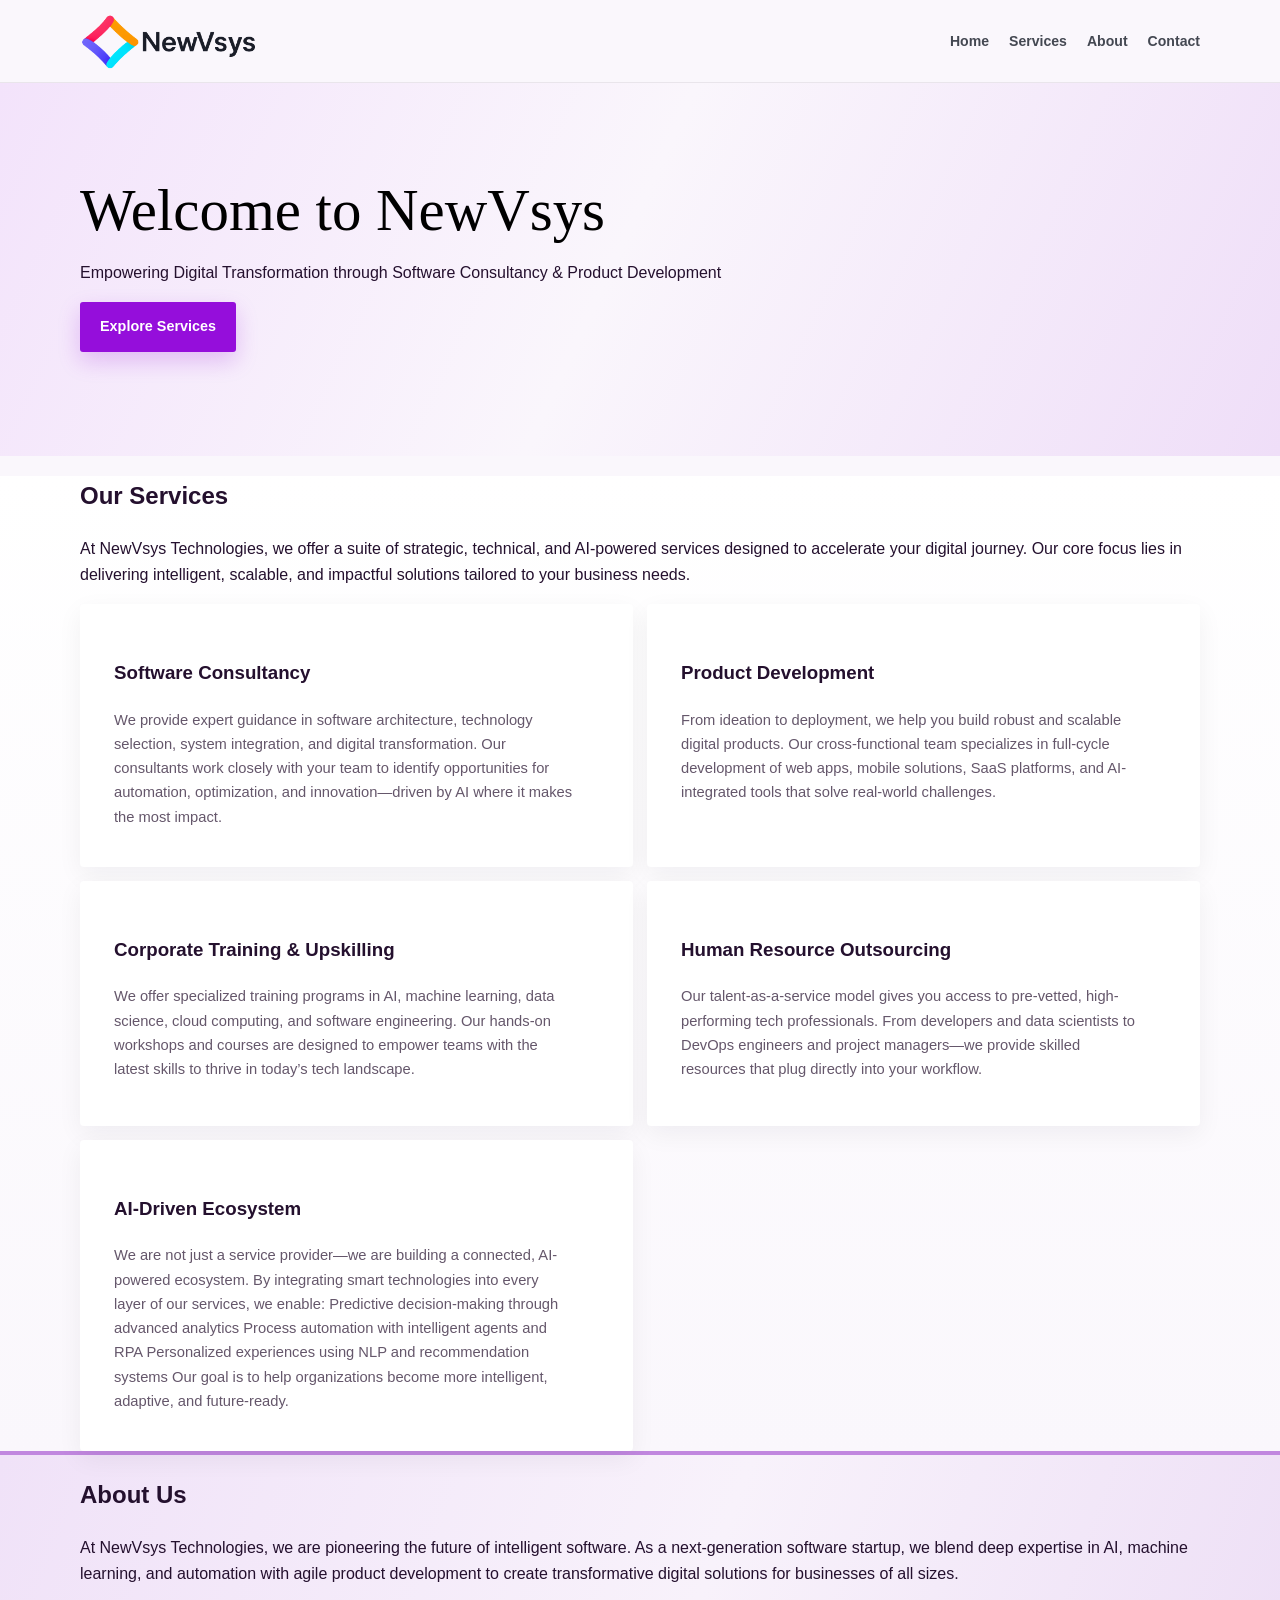
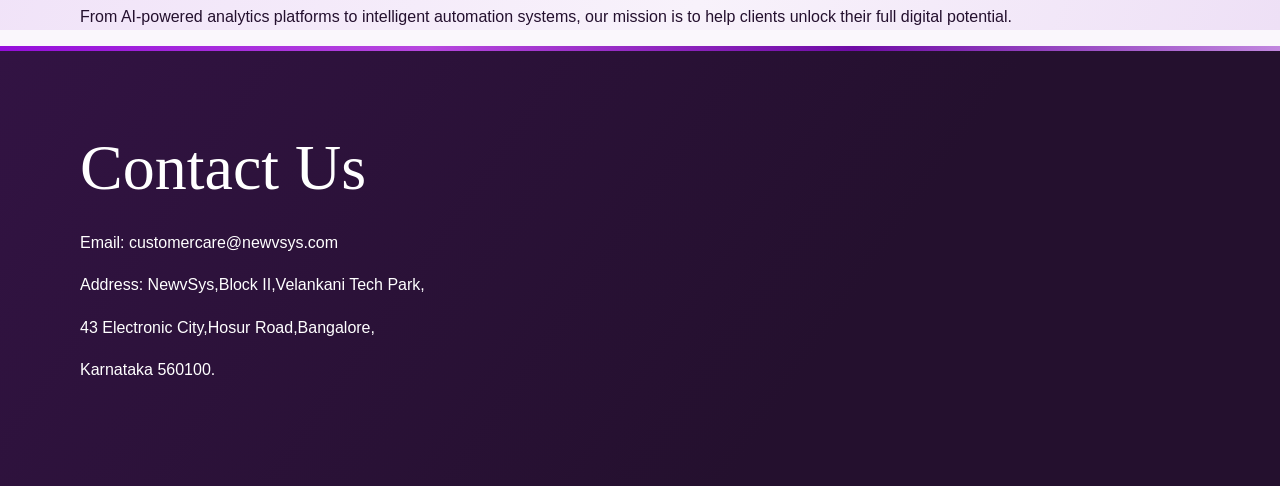
<file: Index.html>
<!DOCTYPE html>
<html lang="en">
<head>
  <meta charset="UTF-8" />
  <meta name="viewport" content="width=device-width, initial-scale=1.0"/>
  <title>NewVsys | Home</title>
  <link rel="stylesheet" href="styles.css" />
</head>
<body>
  <header class="navbar">
    <div class="container">
      <img src="logo.png" alt="NewVsys Logo" class="logo" />
      <nav>
        <ul class="nav-links">
          <li><a href="#">Home</a></li>
          <li><a href="#services">Services</a></li>
          <li><a href="#about">About</a></li>
          <li><a href="#contact">Contact</a></li>
        </ul>
      </nav>
    </div>
  </header>

  <section class="hero">
    <div class="hero-bg">
      <div class="container">
        <h1>Welcome to NewVsys</h1>
        <p>Empowering Digital Transformation through Software Consultancy & Product Development</p>
        <a href="#services" class="btn">Explore Services</a>
      </div>
    </div>
  </section>

  

  <section class="services" id="services">
  <div class="container">
    <h2>Our Services</h2>

    <p class="auto">
      At NewVsys Technologies, we offer a suite of strategic, technical, and AI-powered services designed to accelerate your digital journey.
      Our core focus lies in delivering intelligent, scalable, and impactful solutions tailored to your business needs.
    </p>

    <div class="service-list">
      <div class="service">
        <h3> Software Consultancy</h3>
        <p>
          We provide expert guidance in software architecture, technology selection, system integration, and digital transformation.
          Our consultants work closely with your team to identify opportunities for automation, optimization, and innovation—driven by AI where it makes the most impact.
        </p>
      </div>

      <div class="service">
        <h3> Product Development</h3>
        <p>
          From ideation to deployment, we help you build robust and scalable digital products.
          Our cross-functional team specializes in full-cycle development of web apps, mobile solutions, SaaS platforms, and AI-integrated tools that solve real-world challenges.
        </p>
      </div>

      <div class="service">
        <h3> Corporate Training & Upskilling</h3>
        <p>
          We offer specialized training programs in AI, machine learning, data science, cloud computing, and software engineering.
          Our hands-on workshops and courses are designed to empower teams with the latest skills to thrive in today’s tech landscape.
        </p>
      </div>

      <div class="service">
        <h3> Human Resource Outsourcing</h3>
        <p>
          Our talent-as-a-service model gives you access to pre-vetted, high-performing tech professionals.
          From developers and data scientists to DevOps engineers and project managers—we provide skilled resources that plug directly into your workflow.
        </p>
      </div>

      <!-- Moved AI-Driven Ecosystem here -->
      <div class="service">
        <h3> AI-Driven Ecosystem</h3>
        <p>
          We are not just a service provider—we are building a connected, AI-powered ecosystem.
          By integrating smart technologies into every layer of our services, we enable:
		  Predictive decision-making through advanced analytics
		  Process automation with intelligent agents and RPA
		  Personalized experiences using NLP and recommendation systems
		  Our goal is to help organizations become more intelligent, adaptive, and future-ready.
        </p>
                
      </div>
    </div>
  </div>
</section>


  <section class="about" id="about">
    <div class="container">
      <h2>About Us</h2>
      <p>
        At NewVsys Technologies, we are pioneering the future of intelligent software. As a next-generation software startup, we blend deep expertise in AI, machine learning, and automation with agile product development to create transformative digital solutions for businesses of all sizes.
      </p>
      <p>
        From AI-powered analytics platforms to intelligent automation systems, our mission is to help clients unlock their full digital potential.
      </p>
    </div>
  </section>

  
  <section class="contact" id="contact">
    <div class="container">
      <h2>Contact Us</h2>
      <p>Email: customercare@newvsys.com</p>
      <p></p>
      <p>Address: NewvSys,Block II,Velankani Tech Park,</p>
	  <p>         43 Electronic City,Hosur Road,Bangalore,</p>
	  <p>         Karnataka 560100.</p>
    </div>
  </section>
</body>
</html>
</file>
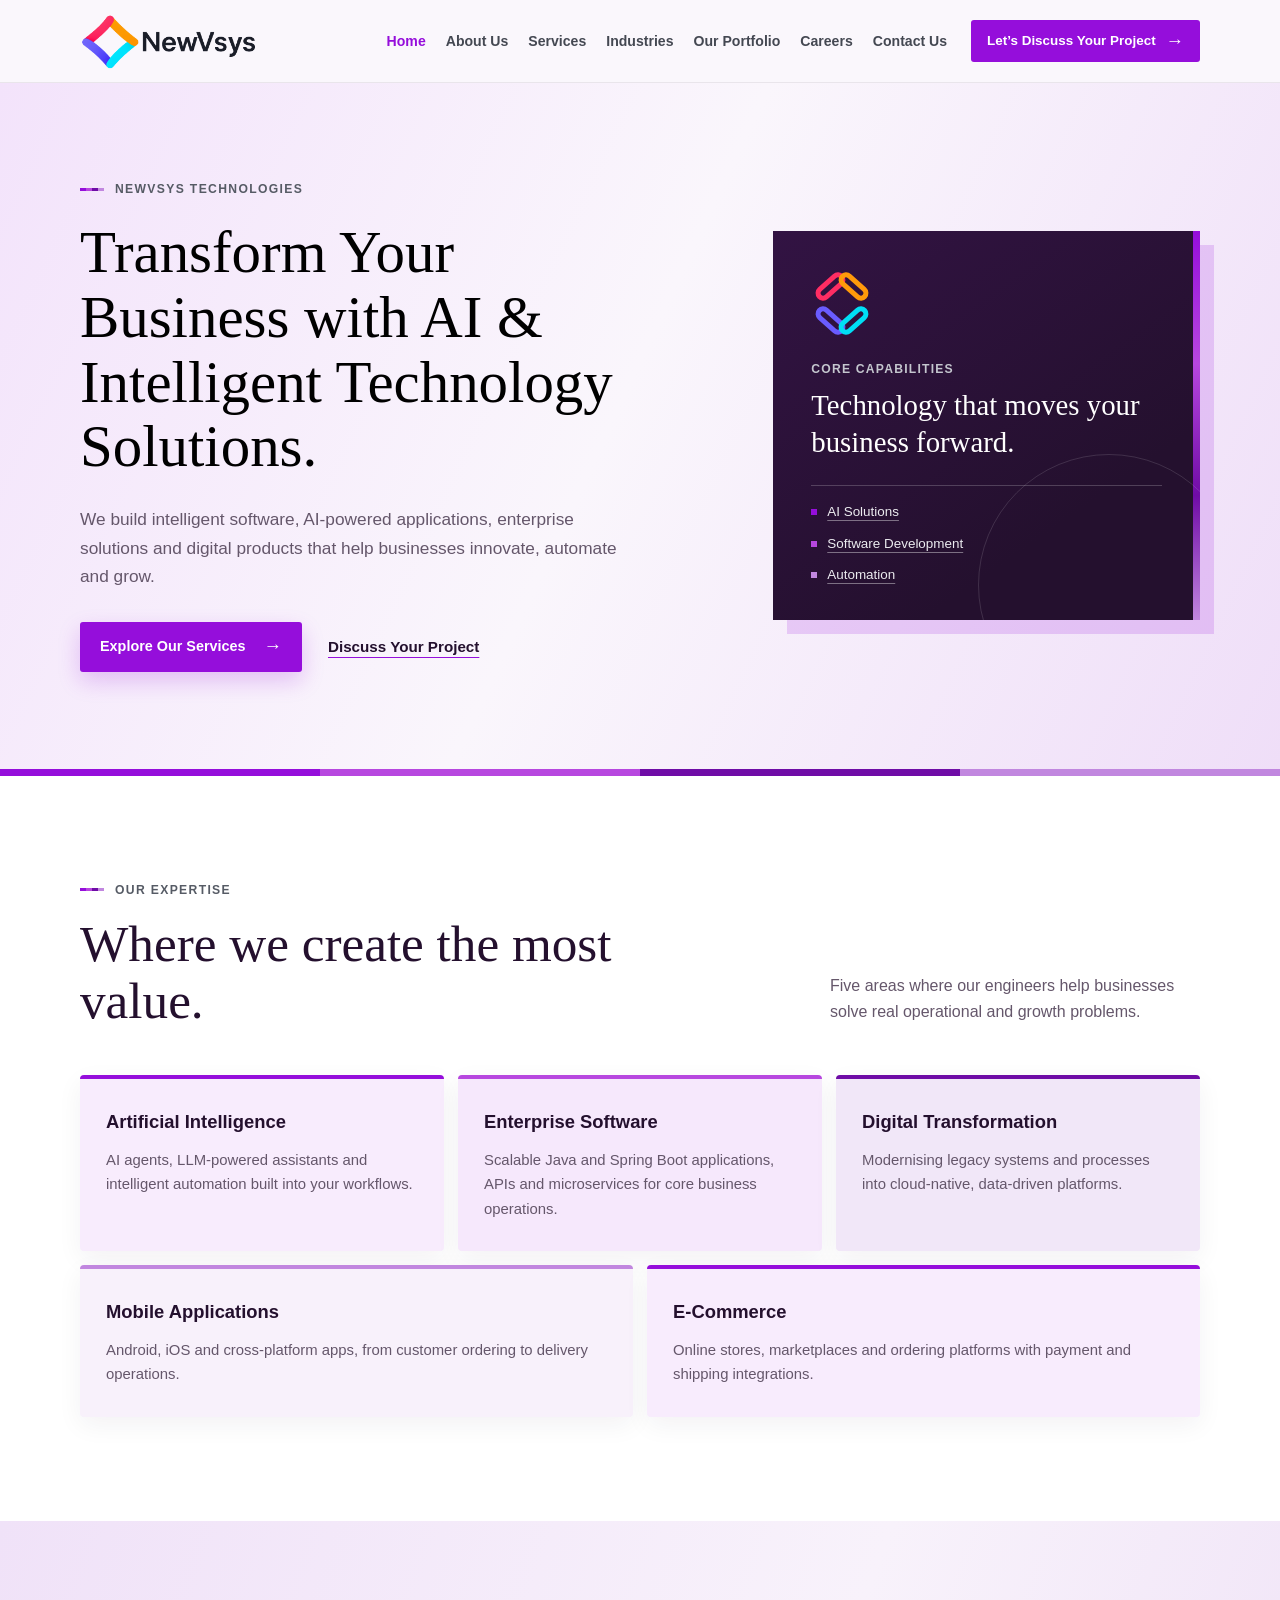
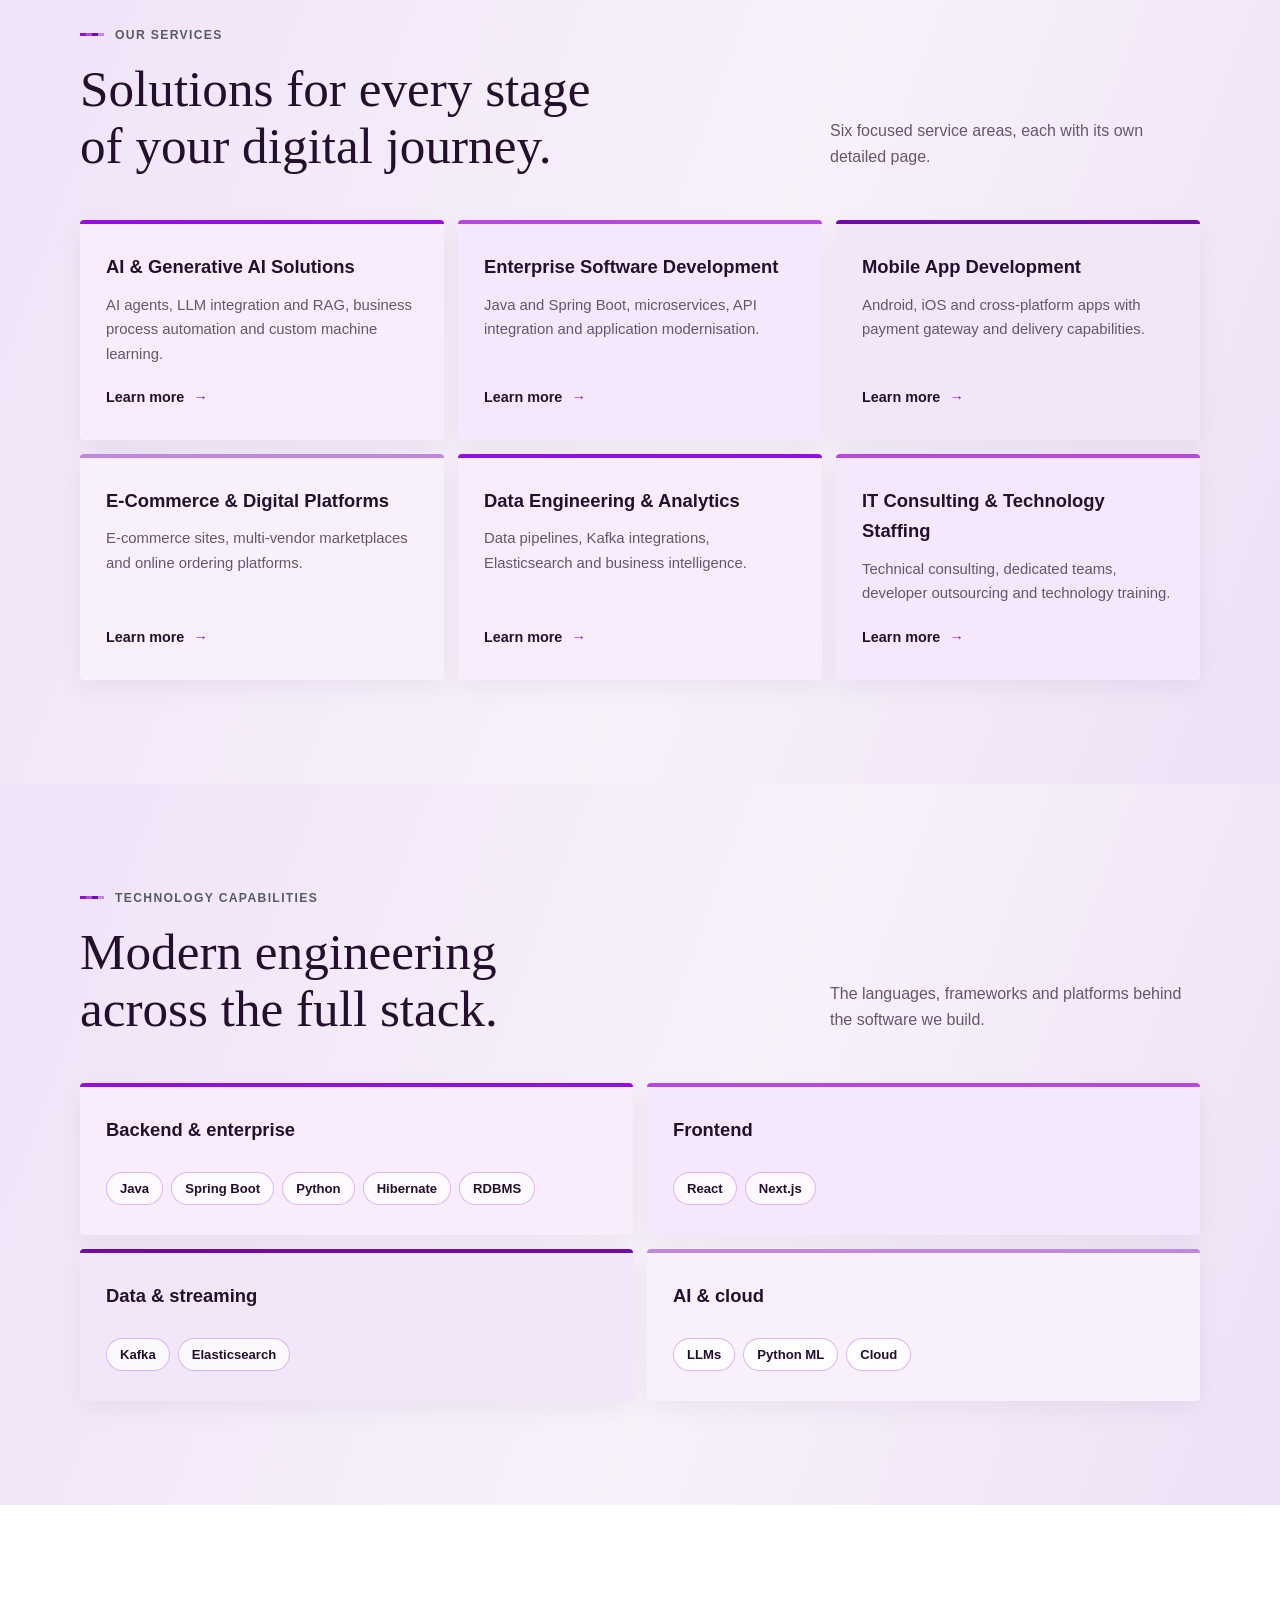
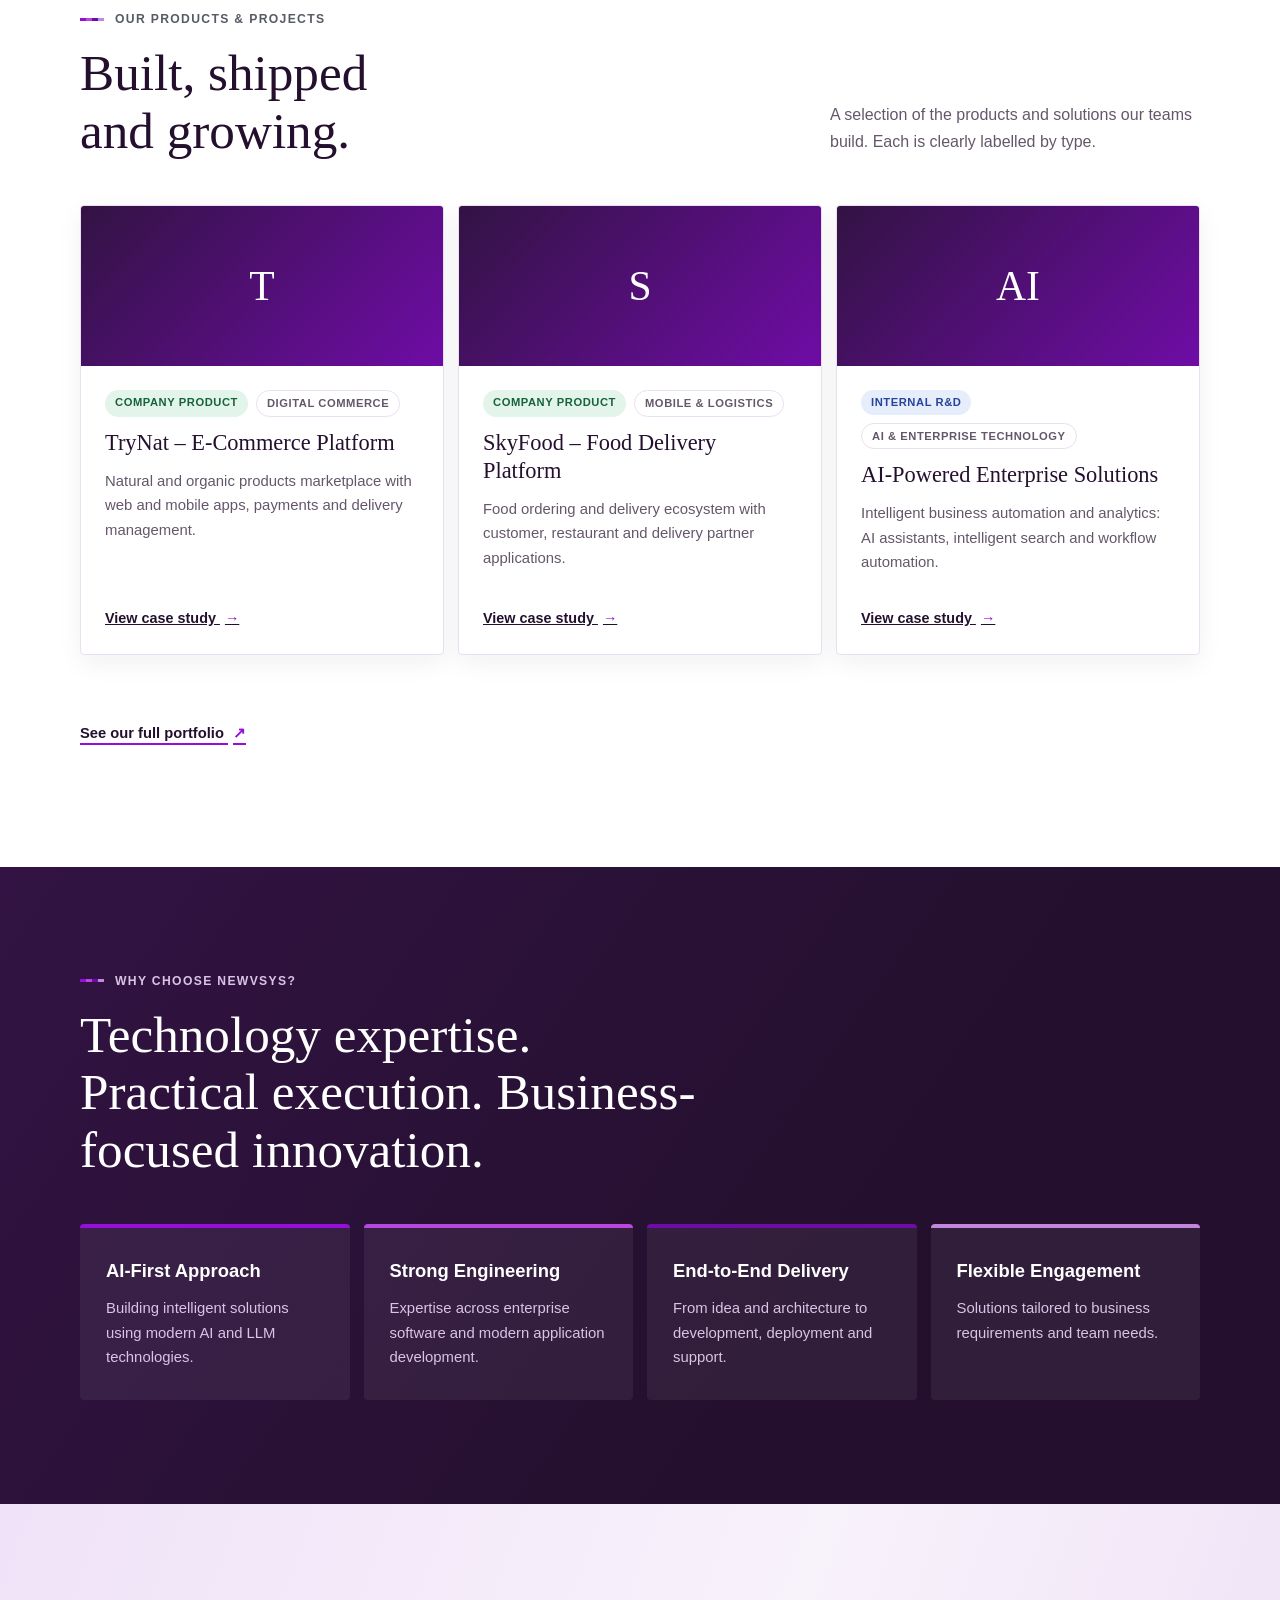
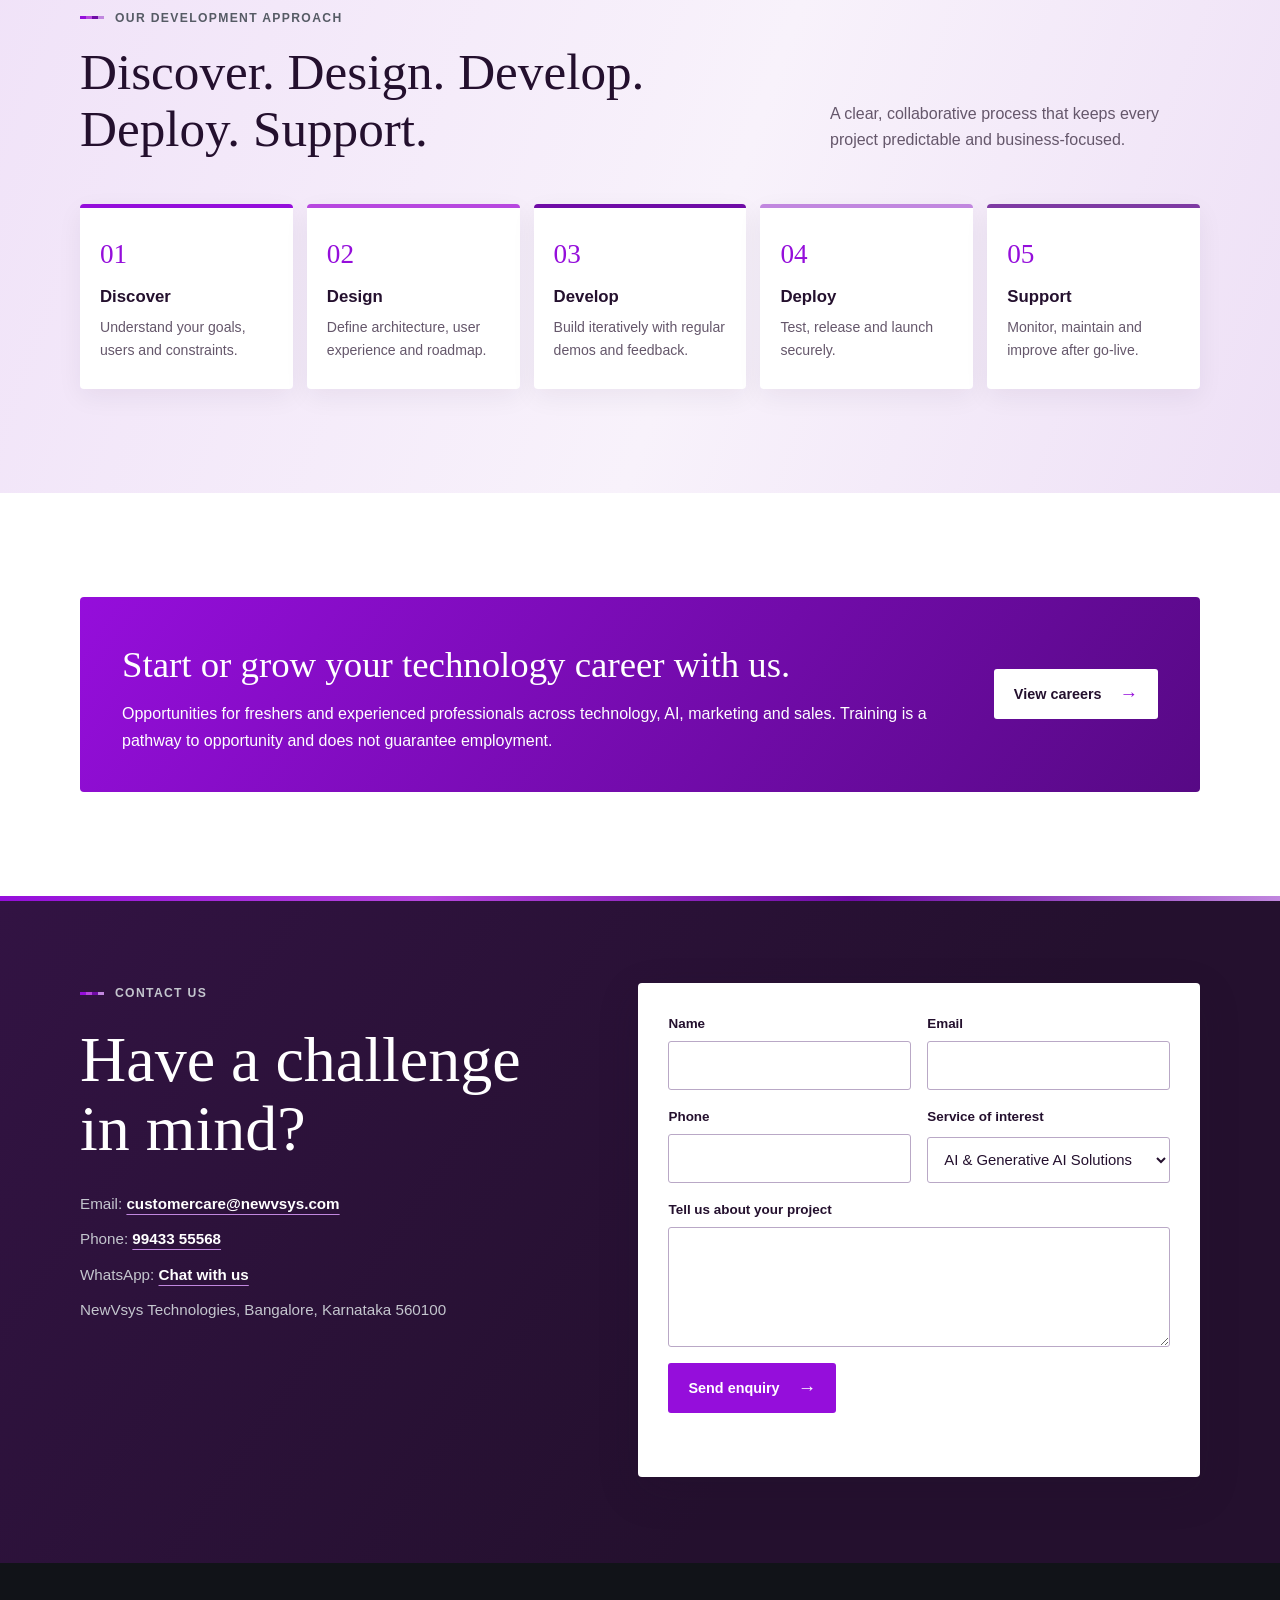
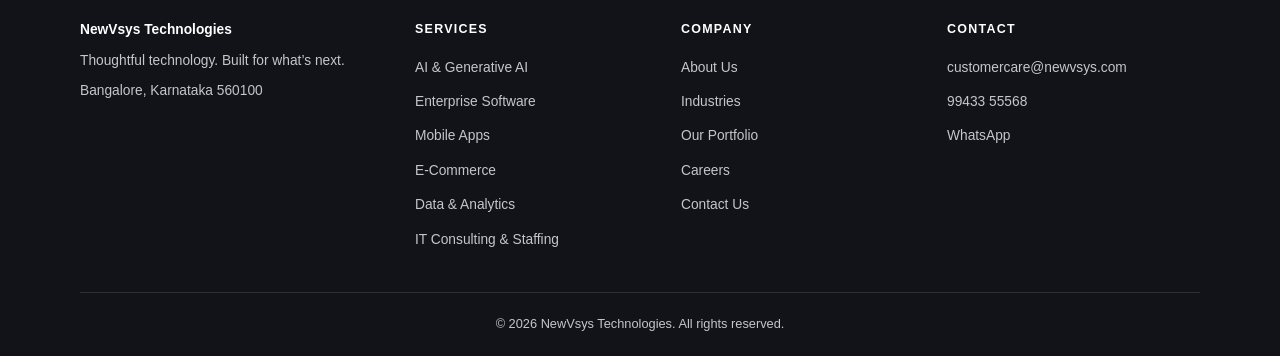
<file: index.html>
<!DOCTYPE html>
<html lang="en">
<head>
  <meta charset="UTF-8" />
  <meta name="viewport" content="width=device-width, initial-scale=1.0"/>
  <title>NewVsys Technologies | AI Development &amp; Software Development Company in India</title>
  <meta name="description" content="NewVsys builds intelligent software, AI-powered applications, enterprise solutions and digital products that help businesses innovate, automate and grow. Based in Bangalore, India." />
  <link rel="canonical" href="https://www.newvsys.com/" />
  <meta property="og:type" content="website" />
  <meta property="og:site_name" content="NewVsys Technologies" />
  <meta property="og:title" content="NewVsys Technologies | AI &amp; Software Development Company in India" />
  <meta property="og:description" content="Intelligent software, AI-powered applications, enterprise solutions and digital products that help businesses innovate, automate and grow." />
  <meta property="og:url" content="https://www.newvsys.com/" />
  <meta property="og:image" content="https://www.newvsys.com/logo.png" />
  <meta name="theme-color" content="#950edb" />
  <link rel="stylesheet" href="styles.css" />
  <script type="application/ld+json">
  {
    "@context": "https://schema.org",
    "@type": "Organization",
    "name": "NewVsys Technologies",
    "url": "https://www.newvsys.com/",
    "logo": "https://www.newvsys.com/logo.png",
    "description": "AI, enterprise software, mobile, e-commerce and data engineering solutions company.",
    "email": "customercare@newvsys.com",
    "telephone": "+91-9943355568",
    "address": {
      "@type": "PostalAddress",
      "addressLocality": "Bangalore",
      "addressRegion": "Karnataka",
      "postalCode": "560100",
      "addressCountry": "IN"
    }
  }
  </script>
</head>
<body>
  <a class="skip-link" href="#main">Skip to content</a>
  <header class="navbar">
    <div class="container">
      <a class="brand" href="index.html" aria-label="NewVsys home">
        <img src="logo.png" alt="NewVsys" class="logo" />
      </a>
      <button class="nav-toggle" type="button" aria-expanded="false" aria-controls="site-nav" aria-label="Toggle menu"><span></span><span></span><span></span></button>
      <nav id="site-nav" class="site-nav" aria-label="Main navigation">
        <ul class="nav-links">
          <li><a href="index.html" aria-current="page">Home</a></li>
          <li><a href="about.html">About Us</a></li>
          <li><a href="services.html">Services</a></li>
          <li><a href="industries.html">Industries</a></li>
          <li><a href="portfolio.html">Our Portfolio</a></li>
          <li><a href="careers.html">Careers</a></li>
          <li><a href="contact.html">Contact Us</a></li>
        </ul>
        <a class="btn nav-cta" href="contact.html" data-track="project_enquiry_click">Let’s Discuss Your Project <span aria-hidden="true">→</span></a>
      </nav>
    </div>
  </header>

  <main id="main">
    <section class="hero" id="home">
      <div class="container hero-layout">
        <div class="hero-copy">
          <p class="eyebrow"><span></span> NewVsys Technologies</p>
          <h1>Transform Your Business with AI &amp; Intelligent Technology Solutions.</h1>
          <p class="hero-intro">We build intelligent software, AI-powered applications, enterprise solutions and digital products that help businesses innovate, automate and grow.</p>
          <div class="hero-actions">
            <a href="services.html" class="btn">Explore Our Services <span aria-hidden="true">→</span></a>
            <a href="contact.html" class="text-link" data-track="project_enquiry_click">Discuss Your Project</a>
          </div>
        </div>
        <div class="hero-panel" aria-label="Core capabilities">
          <div class="orbit-mark" aria-hidden="true"><i></i><i></i><i></i><i></i></div>
          <p class="panel-kicker">Core capabilities</p>
          <h2>Technology that moves your business forward.</h2>
          <div class="panel-rule"></div>
          <ul class="approach-list">
            <li><a href="ai-solutions.html">AI Solutions</a></li>
            <li><a href="enterprise-software-development.html">Software Development</a></li>
            <li><a href="ai-solutions.html#automation">Automation</a></li>
          </ul>
        </div>
      </div>
      <div class="hero-strip" aria-hidden="true"><span></span><span></span><span></span><span></span></div>
    </section>

    <section class="section-pad section-white" id="expertise">
      <div class="container">
        <div class="section-heading">
          <div>
            <p class="eyebrow"><span></span> Our expertise</p>
            <h2>Where we create the most value.</h2>
          </div>
          <p class="section-intro">Five areas where our engineers help businesses solve real operational and growth problems.</p>
        </div>
        <div class="card-grid cols-5">
          <article class="card">
            <h3>Artificial Intelligence</h3>
            <p>AI agents, LLM-powered assistants and intelligent automation built into your workflows.</p>
          </article>
          <article class="card">
            <h3>Enterprise Software</h3>
            <p>Scalable Java and Spring Boot applications, APIs and microservices for core business operations.</p>
          </article>
          <article class="card">
            <h3>Digital Transformation</h3>
            <p>Modernising legacy systems and processes into cloud-native, data-driven platforms.</p>
          </article>
          <article class="card">
            <h3>Mobile Applications</h3>
            <p>Android, iOS and cross-platform apps, from customer ordering to delivery operations.</p>
          </article>
          <article class="card">
            <h3>E-Commerce</h3>
            <p>Online stores, marketplaces and ordering platforms with payment and shipping integrations.</p>
          </article>
        </div>
      </div>
    </section>

    <section class="section-pad section-tint" id="services">
      <div class="container">
        <div class="section-heading">
          <div>
            <p class="eyebrow"><span></span> Our services</p>
            <h2>Solutions for every stage<br>of your digital journey.</h2>
          </div>
          <p class="section-intro">Six focused service areas, each with its own detailed page.</p>
        </div>
        <div class="card-grid">
          <a class="card" href="ai-solutions.html">
            <h3>AI &amp; Generative AI Solutions</h3>
            <p>AI agents, LLM integration and RAG, business process automation and custom machine learning.</p>
            <span class="card-link">Learn more <span aria-hidden="true">→</span></span>
          </a>
          <a class="card" href="enterprise-software-development.html">
            <h3>Enterprise Software Development</h3>
            <p>Java and Spring Boot, microservices, API integration and application modernisation.</p>
            <span class="card-link">Learn more <span aria-hidden="true">→</span></span>
          </a>
          <a class="card" href="mobile-app-development.html">
            <h3>Mobile App Development</h3>
            <p>Android, iOS and cross-platform apps with payment gateway and delivery capabilities.</p>
            <span class="card-link">Learn more <span aria-hidden="true">→</span></span>
          </a>
          <a class="card" href="ecommerce-development.html">
            <h3>E-Commerce &amp; Digital Platforms</h3>
            <p>E-commerce sites, multi-vendor marketplaces and online ordering platforms.</p>
            <span class="card-link">Learn more <span aria-hidden="true">→</span></span>
          </a>
          <a class="card" href="data-engineering-analytics.html">
            <h3>Data Engineering &amp; Analytics</h3>
            <p>Data pipelines, Kafka integrations, Elasticsearch and business intelligence.</p>
            <span class="card-link">Learn more <span aria-hidden="true">→</span></span>
          </a>
          <a class="card" href="it-consulting-staffing.html">
            <h3>IT Consulting &amp; Technology Staffing</h3>
            <p>Technical consulting, dedicated teams, developer outsourcing and technology training.</p>
            <span class="card-link">Learn more <span aria-hidden="true">→</span></span>
          </a>
        </div>
      </div>
    </section>

    <section class="tech section-pad" id="technology">
      <div class="container">
        <div class="section-heading">
          <div>
            <p class="eyebrow"><span></span> Technology capabilities</p>
            <h2>Modern engineering<br>across the full stack.</h2>
          </div>
          <p class="section-intro">The languages, frameworks and platforms behind the software we build.</p>
        </div>

        <div class="card-grid cols-2">
          <article class="card">
            <h3>Backend &amp; enterprise</h3>
            <ul class="chips"><li>Java</li><li>Spring Boot</li><li>Python</li><li>Hibernate</li><li>RDBMS</li></ul>
          </article>
          <article class="card">
            <h3>Frontend</h3>
            <ul class="chips"><li>React</li><li>Next.js</li></ul>
          </article>
          <article class="card">
            <h3>Data &amp; streaming</h3>
            <ul class="chips"><li>Kafka</li><li>Elasticsearch</li></ul>
          </article>
          <article class="card">
            <h3>AI &amp; cloud</h3>
            <ul class="chips"><li>LLMs</li><li>Python ML</li><li>Cloud</li></ul>
          </article>
        </div>
      </div>
    </section>

    <section class="section-pad section-white" id="projects">
      <div class="container">
        <div class="section-heading">
          <div>
            <p class="eyebrow"><span></span> Our products &amp; projects</p>
            <h2>Built, shipped<br>and growing.</h2>
          </div>
          <p class="section-intro">A selection of the products and solutions our teams build. Each is clearly labelled by type.</p>
        </div>

        <div class="card-grid">
          <article class="portfolio-card">
            <div class="portfolio-media" aria-hidden="true">T</div>
            <div class="portfolio-body">
              <div class="badge-row"><span class="badge badge-product">Company product</span><span class="badge badge-category">Digital Commerce</span></div>
              <h3>TryNat – E-Commerce Platform</h3>
              <p>Natural and organic products marketplace with web and mobile apps, payments and delivery management.</p>
              <a class="card-link" href="portfolio.html#trynat">View case study <span aria-hidden="true">→</span></a>
            </div>
          </article>
          <article class="portfolio-card">
            <div class="portfolio-media" aria-hidden="true">S</div>
            <div class="portfolio-body">
              <div class="badge-row"><span class="badge badge-product">Company product</span><span class="badge badge-category">Mobile &amp; Logistics</span></div>
              <h3>SkyFood – Food Delivery Platform</h3>
              <p>Food ordering and delivery ecosystem with customer, restaurant and delivery partner applications.</p>
              <a class="card-link" href="portfolio.html#skyfood">View case study <span aria-hidden="true">→</span></a>
            </div>
          </article>
          <article class="portfolio-card">
            <div class="portfolio-media" aria-hidden="true">AI</div>
            <div class="portfolio-body">
              <div class="badge-row"><span class="badge badge-internal">Internal R&amp;D</span><span class="badge badge-category">AI &amp; Enterprise Technology</span></div>
              <h3>AI-Powered Enterprise Solutions</h3>
              <p>Intelligent business automation and analytics: AI assistants, intelligent search and workflow automation.</p>
              <a class="card-link" href="portfolio.html#ai-enterprise">View case study <span aria-hidden="true">→</span></a>
            </div>
          </article>
        </div>
        <p class="section-actions"><a class="projects-link" href="portfolio.html">See our full portfolio <span aria-hidden="true">↗</span></a></p>
      </div>
    </section>

    <section class="section-pad section-dark" id="why-newvsys">
      <div class="container">
        <div class="section-heading">
          <div>
            <p class="eyebrow"><span></span> Why choose NewVsys?</p>
            <h2>Technology expertise. Practical execution. Business-focused innovation.</h2>
          </div>
        </div>
        <div class="card-grid cols-4">
          <article class="card">
            <h3>AI-First Approach</h3>
            <p>Building intelligent solutions using modern AI and LLM technologies.</p>
          </article>
          <article class="card">
            <h3>Strong Engineering</h3>
            <p>Expertise across enterprise software and modern application development.</p>
          </article>
          <article class="card">
            <h3>End-to-End Delivery</h3>
            <p>From idea and architecture to development, deployment and support.</p>
          </article>
          <article class="card">
            <h3>Flexible Engagement</h3>
            <p>Solutions tailored to business requirements and team needs.</p>
          </article>
        </div>
      </div>
    </section>

    <section class="section-pad section-tint" id="approach">
      <div class="container">
        <div class="section-heading">
          <div>
            <p class="eyebrow"><span></span> Our development approach</p>
            <h2>Discover. Design. Develop.<br>Deploy. Support.</h2>
          </div>
          <p class="section-intro">A clear, collaborative process that keeps every project predictable and business-focused.</p>
        </div>
        <ol class="steps">
          <li><h3>Discover</h3><p>Understand your goals, users and constraints.</p></li>
          <li><h3>Design</h3><p>Define architecture, user experience and roadmap.</p></li>
          <li><h3>Develop</h3><p>Build iteratively with regular demos and feedback.</p></li>
          <li><h3>Deploy</h3><p>Test, release and launch securely.</p></li>
          <li><h3>Support</h3><p>Monitor, maintain and improve after go-live.</p></li>
        </ol>
      </div>
    </section>

    <section class="section-pad section-white" id="careers-training">
      <div class="container">
        <div class="cta-band">
          <div>
            <h2>Start or grow your technology career with us.</h2>
            <p>Opportunities for freshers and experienced professionals across technology, AI, marketing and sales. Training is a pathway to opportunity and does not guarantee employment.</p>
          </div>
          <a class="btn" href="careers.html">View careers <span aria-hidden="true">→</span></a>
        </div>
      </div>
    </section>

    <section class="contact" id="contact">
      <div class="container contact-layout">
        <div>
          <p class="eyebrow"><span></span> Contact us</p>
          <h2>Have a challenge<br>in mind?</h2>
          <ul class="contact-lines">
            <li>Email: <a href="mailto:customercare@newvsys.com">customercare@newvsys.com</a></li>
            <li>Phone: <a href="tel:+919943355568">99433 55568</a></li>
            <li>WhatsApp: <a href="https://wa.me/919943355568" rel="noopener">Chat with us</a></li>
            <li>NewVsys Technologies, Bangalore, Karnataka 560100</li>
          </ul>
        </div>

        <!-- Replace REPLACE_FORM_ID with a real form endpoint (e.g. Formspree) to receive submissions; until then the form opens the visitor's email client. -->
        <form class="form" data-form="project_enquiry" data-subject="Project enquiry from newvsys.com" action="https://formspree.io/f/REPLACE_FORM_ID" method="post">
          <div class="form-row">
            <div class="field"><label for="h-name">Name</label><input id="h-name" name="name" type="text" autocomplete="name" required /></div>
            <div class="field"><label for="h-email">Email</label><input id="h-email" name="email" type="email" autocomplete="email" required /></div>
          </div>
          <div class="form-row">
            <div class="field"><label for="h-phone">Phone</label><input id="h-phone" name="phone" type="tel" autocomplete="tel" /></div>
            <div class="field">
              <label for="h-service">Service of interest</label>
              <select id="h-service" name="service">
                <option>AI &amp; Generative AI Solutions</option>
                <option>Enterprise Software Development</option>
                <option>Mobile App Development</option>
                <option>E-Commerce &amp; Digital Platforms</option>
                <option>Data Engineering &amp; Analytics</option>
                <option>IT Consulting &amp; Technology Staffing</option>
                <option>Not sure yet</option>
              </select>
            </div>
          </div>
          <div class="field"><label for="h-message">Tell us about your project</label><textarea id="h-message" name="message" required></textarea></div>
          <div class="hp" aria-hidden="true"><label>Leave empty <input type="text" name="_gotcha" tabindex="-1" autocomplete="off" /></label></div>
          <button class="btn" type="submit">Send enquiry <span aria-hidden="true">→</span></button>
          <p class="form-status" role="status" aria-live="polite"></p>
        </form>
      </div>
    </section>
  </main>

  <footer class="footer">
    <div class="container footer-grid">
      <div>
        <p class="footer-brand">NewVsys Technologies</p>
        <p>Thoughtful technology. Built for what’s next.</p>
        <p>Bangalore, Karnataka 560100</p>
      </div>
      <div>
        <h2>Services</h2>
        <ul>
          <li><a href="ai-solutions.html">AI &amp; Generative AI</a></li>
          <li><a href="enterprise-software-development.html">Enterprise Software</a></li>
          <li><a href="mobile-app-development.html">Mobile Apps</a></li>
          <li><a href="ecommerce-development.html">E-Commerce</a></li>
          <li><a href="data-engineering-analytics.html">Data &amp; Analytics</a></li>
          <li><a href="it-consulting-staffing.html">IT Consulting &amp; Staffing</a></li>
        </ul>
      </div>
      <div>
        <h2>Company</h2>
        <ul>
          <li><a href="about.html">About Us</a></li>
          <li><a href="industries.html">Industries</a></li>
          <li><a href="portfolio.html">Our Portfolio</a></li>
          <li><a href="careers.html">Careers</a></li>
          <li><a href="contact.html">Contact Us</a></li>
        </ul>
      </div>
      <div>
        <h2>Contact</h2>
        <ul>
          <li><a href="mailto:customercare@newvsys.com">customercare@newvsys.com</a></li>
          <li><a href="tel:+919943355568">99433 55568</a></li>
          <li><a href="https://wa.me/919943355568" rel="noopener">WhatsApp</a></li>
        </ul>
      </div>
    </div>
    <div class="container footer-bottom"><p>© 2026 NewVsys Technologies. All rights reserved.</p></div>
  </footer>
  <script src="script.js" defer></script>
</body>
</html>
</file>
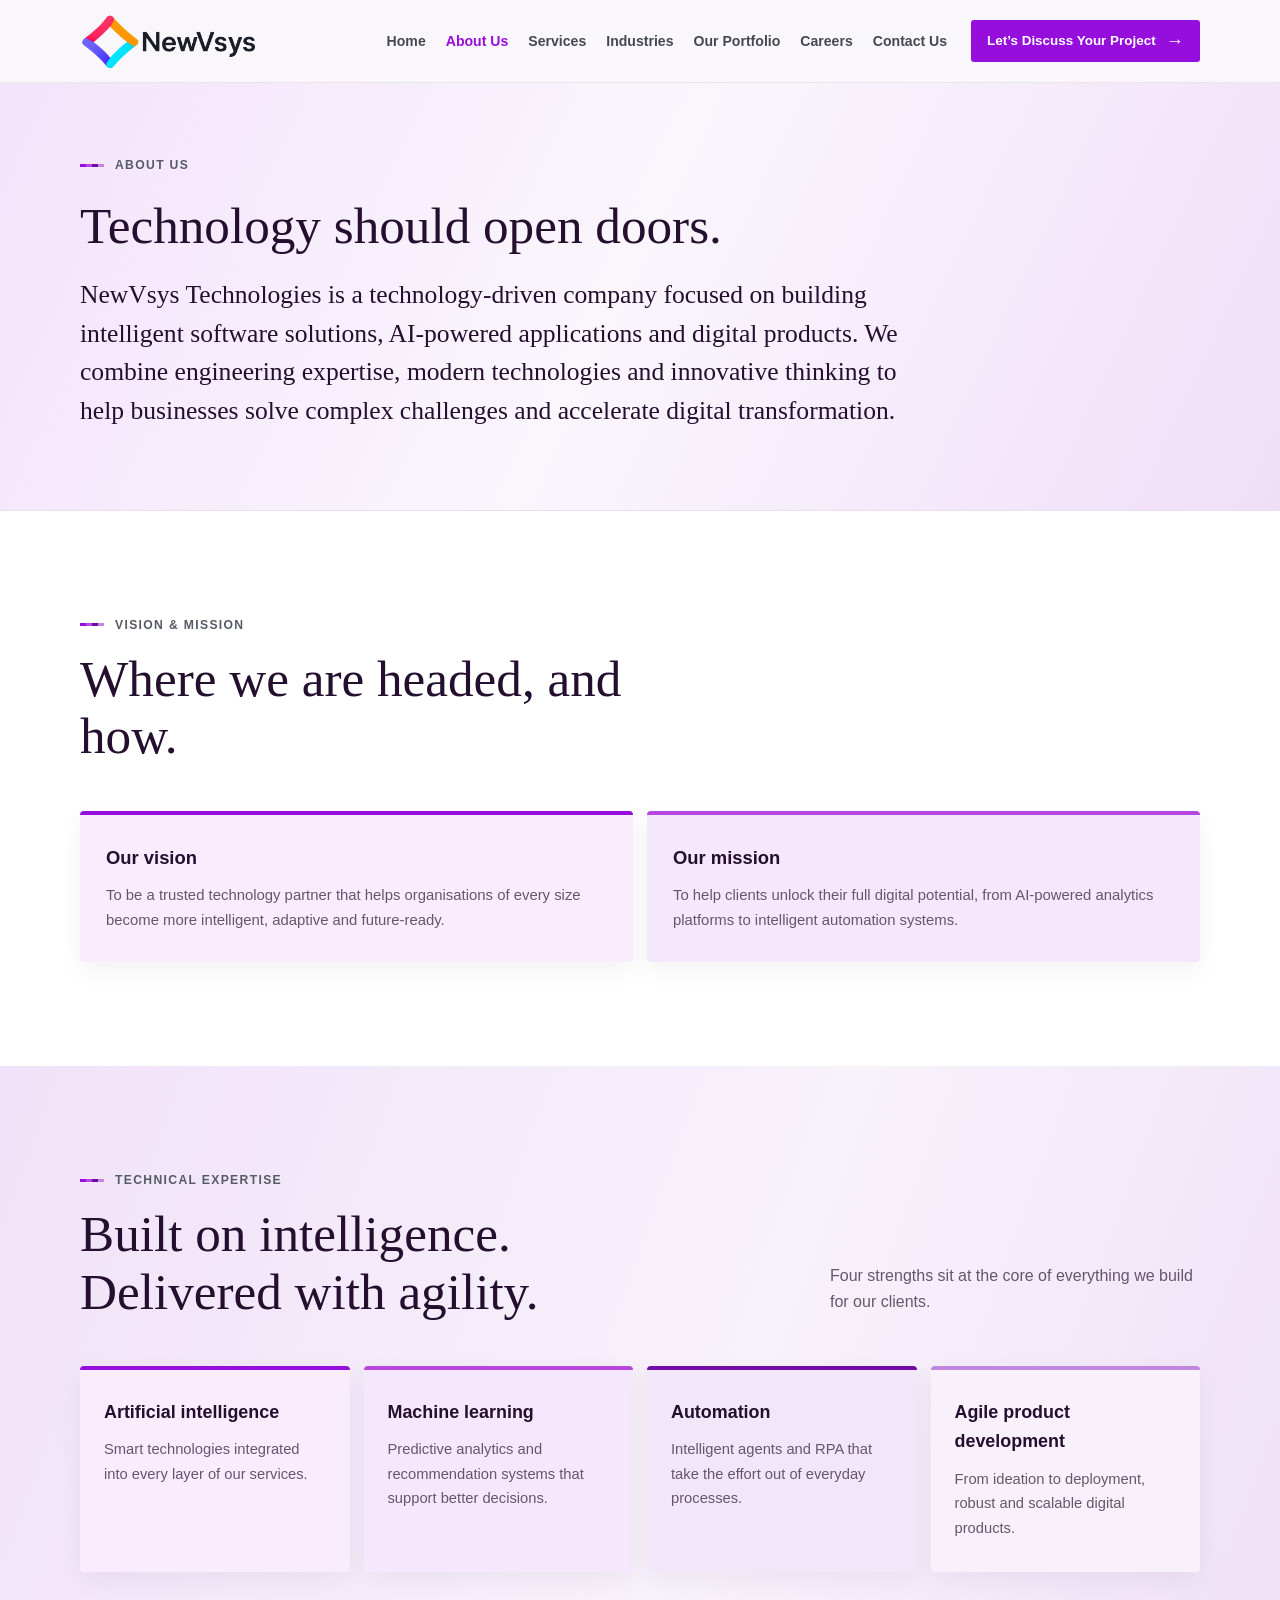
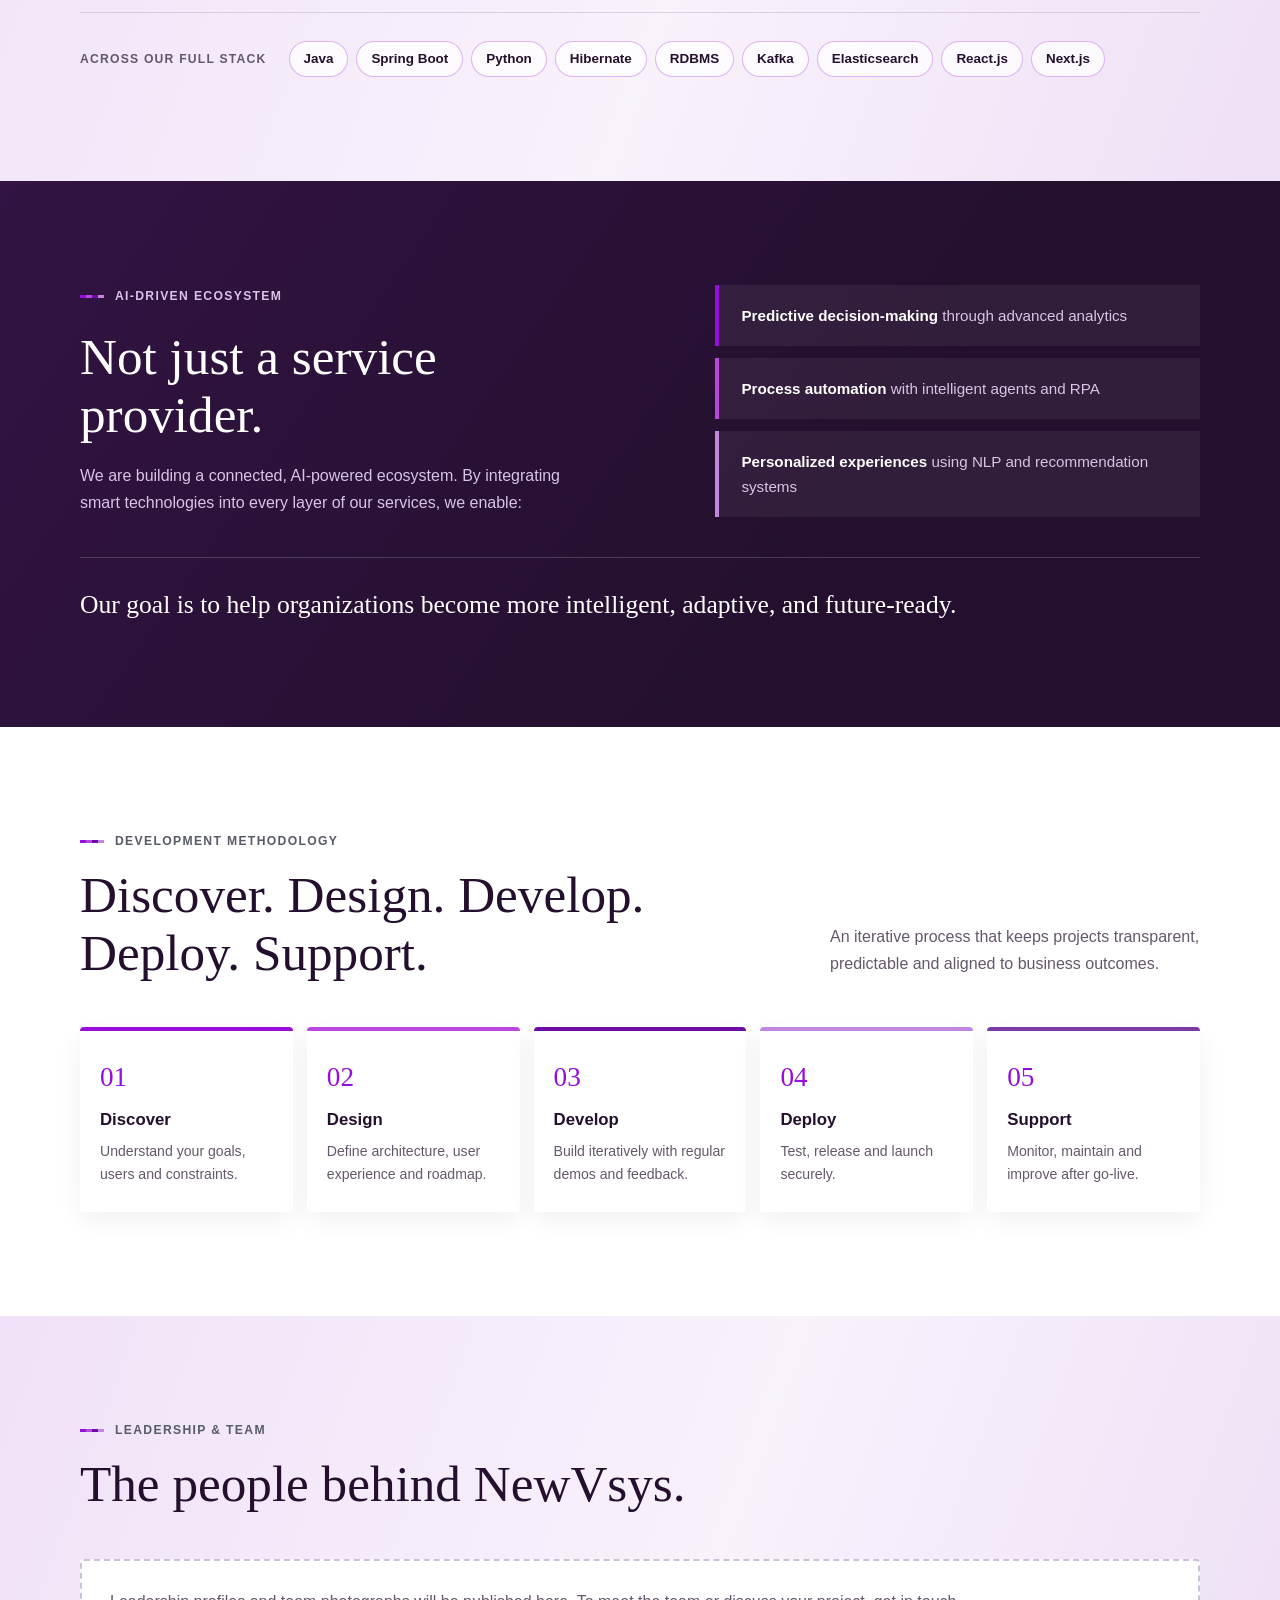
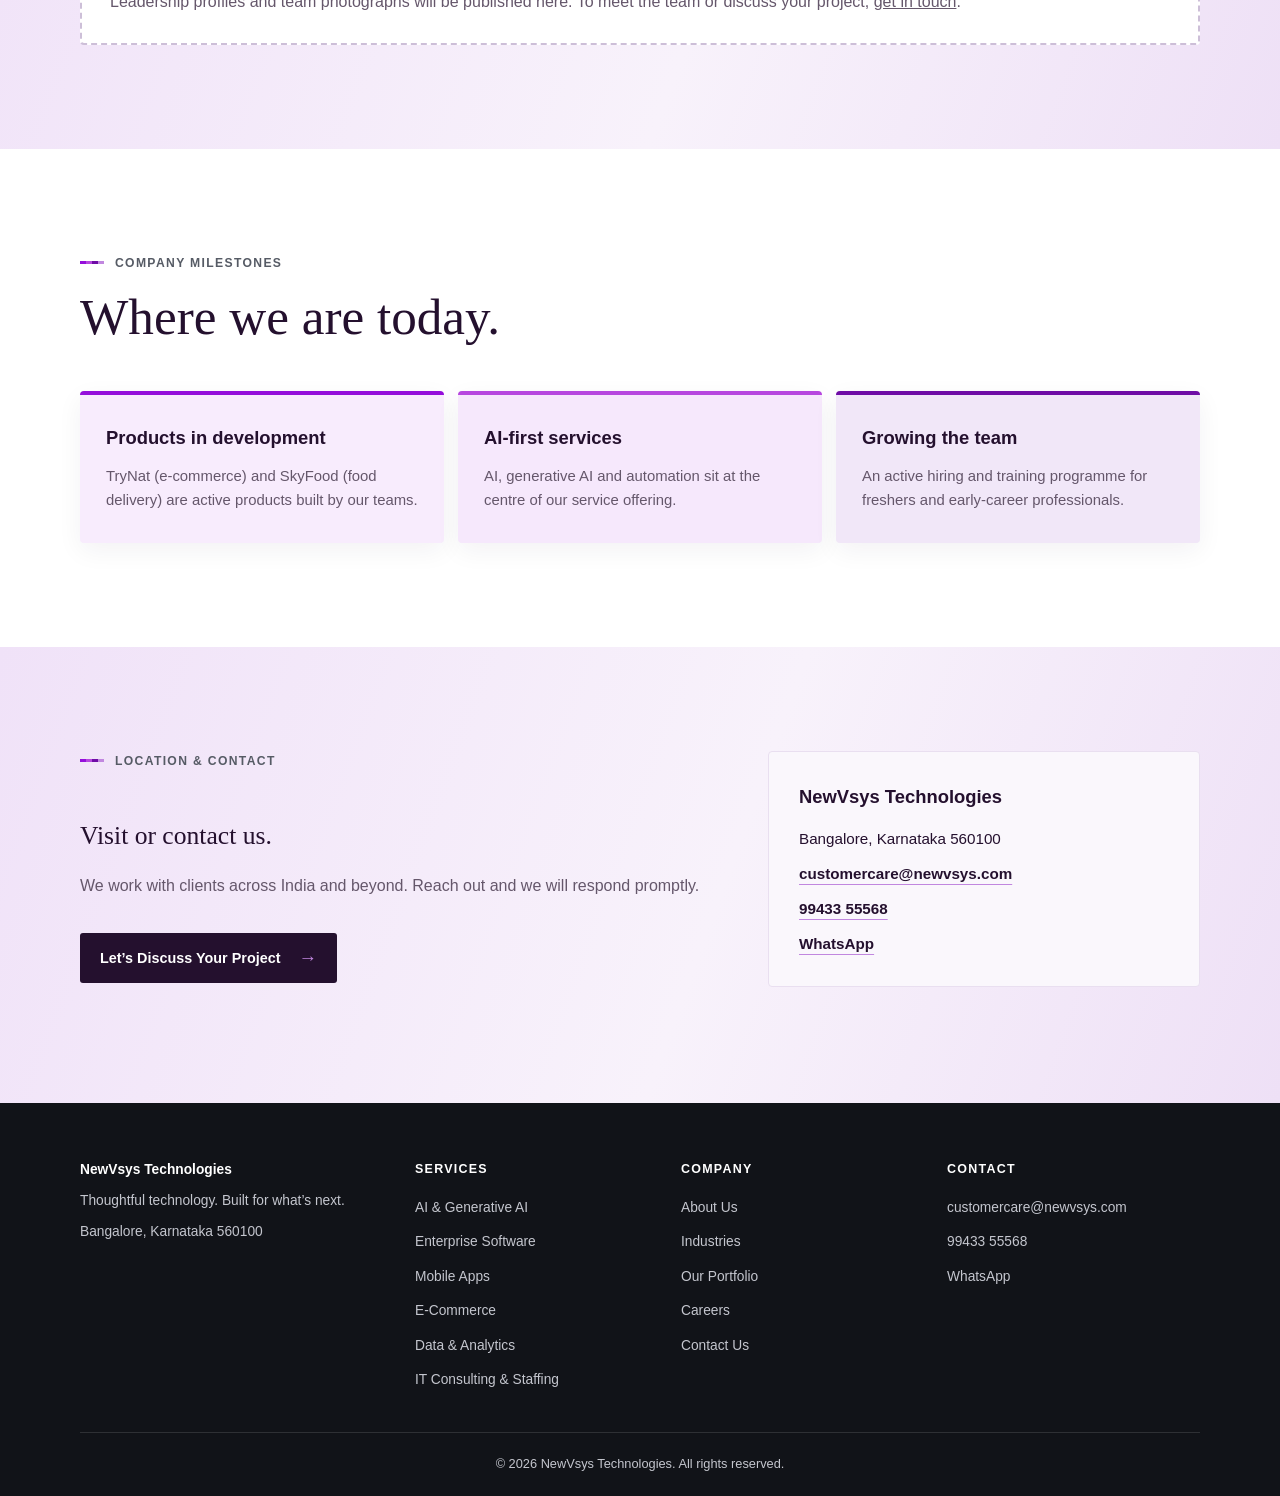
<file: about.html>
<!DOCTYPE html>
<html lang="en">
<head>
  <meta charset="UTF-8" />
  <meta name="viewport" content="width=device-width, initial-scale=1.0"/>
  <title>About NewVsys Technologies | AI &amp; Software Company in Bangalore</title>
  <meta name="description" content="NewVsys Technologies is a technology-driven company building intelligent software, AI-powered applications and digital products. Learn about our vision, mission, expertise and methodology." />
  <link rel="canonical" href="https://www.newvsys.com/about.html" />
  <meta property="og:type" content="website" />
  <meta property="og:site_name" content="NewVsys Technologies" />
  <meta property="og:title" content="About NewVsys Technologies" />
  <meta property="og:description" content="A technology-driven company building intelligent software, AI-powered applications and digital products." />
  <meta property="og:url" content="https://www.newvsys.com/about.html" />
  <meta property="og:image" content="https://www.newvsys.com/logo.png" />
  <meta name="theme-color" content="#950edb" />
  <link rel="stylesheet" href="styles.css" />
</head>
<body>
  <a class="skip-link" href="#main">Skip to content</a>
  <header class="navbar">
    <div class="container">
      <a class="brand" href="index.html" aria-label="NewVsys home">
        <img src="logo.png" alt="NewVsys" class="logo" />
      </a>
      <button class="nav-toggle" type="button" aria-expanded="false" aria-controls="site-nav" aria-label="Toggle menu"><span></span><span></span><span></span></button>
      <nav id="site-nav" class="site-nav" aria-label="Main navigation">
        <ul class="nav-links">
          <li><a href="index.html">Home</a></li>
          <li><a href="about.html" aria-current="page">About Us</a></li>
          <li><a href="services.html">Services</a></li>
          <li><a href="industries.html">Industries</a></li>
          <li><a href="portfolio.html">Our Portfolio</a></li>
          <li><a href="careers.html">Careers</a></li>
          <li><a href="contact.html">Contact Us</a></li>
        </ul>
        <a class="btn nav-cta" href="contact.html" data-track="project_enquiry_click">Let’s Discuss Your Project <span aria-hidden="true">→</span></a>
      </nav>
    </div>
  </header>

  <main id="main">
    <section class="page-hero">
      <div class="container">
        <p class="eyebrow"><span></span> About us</p>
        <h1>Technology should open doors.</h1>
        <p class="about-intro" style="margin-top:22px">NewVsys Technologies is a technology-driven company focused on building intelligent software solutions, AI-powered applications and digital products. We combine engineering expertise, modern technologies and innovative thinking to help businesses solve complex challenges and accelerate digital transformation.</p>
      </div>
    </section>

    <section class="section-pad section-white" id="vision-mission">
      <div class="container">
        <div class="section-heading">
          <div>
            <p class="eyebrow"><span></span> Vision &amp; mission</p>
            <h2>Where we are headed, and how.</h2>
          </div>
        </div>
        <div class="card-grid cols-2">
          <article class="card">
            <h3>Our vision</h3>
            <p>To be a trusted technology partner that helps organisations of every size become more intelligent, adaptive and future-ready.</p>
          </article>
          <article class="card">
            <h3>Our mission</h3>
            <p>To help clients unlock their full digital potential, from AI-powered analytics platforms to intelligent automation systems.</p>
          </article>
        </div>
      </div>
    </section>

    <section class="pillars section-pad section-tint" id="expertise">
      <div class="container">
        <div class="section-heading">
          <div>
            <p class="eyebrow"><span></span> Technical expertise</p>
            <h2>Built on intelligence.<br>Delivered with agility.</h2>
          </div>
          <p class="section-intro">Four strengths sit at the core of everything we build for our clients.</p>
        </div>
        <div class="pillar-list">
          <article class="pillar pillar-1">
            <h3>Artificial intelligence</h3>
            <p>Smart technologies integrated into every layer of our services.</p>
          </article>
          <article class="pillar pillar-2">
            <h3>Machine learning</h3>
            <p>Predictive analytics and recommendation systems that support better decisions.</p>
          </article>
          <article class="pillar pillar-3">
            <h3>Automation</h3>
            <p>Intelligent agents and RPA that take the effort out of everyday processes.</p>
          </article>
          <article class="pillar pillar-4">
            <h3>Agile product development</h3>
            <p>From ideation to deployment, robust and scalable digital products.</p>
          </article>
        </div>
        <div class="tech-stack">
          <p>Across our full stack</p>
          <ul><li>Java</li><li>Spring Boot</li><li>Python</li><li>Hibernate</li><li>RDBMS</li><li>Kafka</li><li>Elasticsearch</li><li>React.js</li><li>Next.js</li></ul>
        </div>
      </div>
    </section>

    <section class="ecosystem section-pad">
      <div class="container ecosystem-layout">
        <div>
          <p class="eyebrow"><span></span> AI-driven ecosystem</p>
          <h2>Not just a service provider.</h2>
          <p class="ecosystem-lead">We are building a connected, AI-powered ecosystem. By integrating smart technologies into every layer of our services, we enable:</p>
        </div>
        <ul class="ecosystem-list">
          <li><strong>Predictive decision-making</strong> through advanced analytics</li>
          <li><strong>Process automation</strong> with intelligent agents and RPA</li>
          <li><strong>Personalized experiences</strong> using NLP and recommendation systems</li>
        </ul>
        <p class="ecosystem-goal">Our goal is to help organizations become more intelligent, adaptive, and future-ready.</p>
      </div>
    </section>

    <section class="section-pad section-white" id="methodology">
      <div class="container">
        <div class="section-heading">
          <div>
            <p class="eyebrow"><span></span> Development methodology</p>
            <h2>Discover. Design. Develop.<br>Deploy. Support.</h2>
          </div>
          <p class="section-intro">An iterative process that keeps projects transparent, predictable and aligned to business outcomes.</p>
        </div>
        <ol class="steps">
          <li><h3>Discover</h3><p>Understand your goals, users and constraints.</p></li>
          <li><h3>Design</h3><p>Define architecture, user experience and roadmap.</p></li>
          <li><h3>Develop</h3><p>Build iteratively with regular demos and feedback.</p></li>
          <li><h3>Deploy</h3><p>Test, release and launch securely.</p></li>
          <li><h3>Support</h3><p>Monitor, maintain and improve after go-live.</p></li>
        </ol>
      </div>
    </section>

    <section class="section-pad section-tint" id="team">
      <div class="container">
        <div class="section-heading">
          <div>
            <p class="eyebrow"><span></span> Leadership &amp; team</p>
            <h2>The people behind NewVsys.</h2>
          </div>
        </div>
        <!-- Add real leadership profiles and team photographs here, e.g. <article class="card"><h3>Name</h3><p>Role, background</p></article> inside a .card-grid. -->
        <div class="team-note">
          <p>Leadership profiles and team photographs will be published here. To meet the team or discuss your project, <a href="contact.html">get in touch</a>.</p>
        </div>
      </div>
    </section>

    <section class="section-pad section-white" id="milestones">
      <div class="container">
        <div class="section-heading">
          <div>
            <p class="eyebrow"><span></span> Company milestones</p>
            <h2>Where we are today.</h2>
          </div>
        </div>
        <!-- Replace with dated milestones (founding year, product launches, team growth) once confirmed. -->
        <div class="card-grid">
          <article class="card"><h3>Products in development</h3><p>TryNat (e-commerce) and SkyFood (food delivery) are active products built by our teams.</p></article>
          <article class="card"><h3>AI-first services</h3><p>AI, generative AI and automation sit at the centre of our service offering.</p></article>
          <article class="card"><h3>Growing the team</h3><p>An active hiring and training programme for freshers and early-career professionals.</p></article>
        </div>
      </div>
    </section>

    <section class="section-pad section-tint" id="location">
      <div class="container contact-page">
        <div>
          <p class="eyebrow"><span></span> Location &amp; contact</p>
          <h2 class="group-title">Visit or contact us.</h2>
          <p style="color:var(--muted)">We work with clients across India and beyond. Reach out and we will respond promptly.</p>
          <p class="section-actions"><a class="btn" href="contact.html" data-track="project_enquiry_click">Let’s Discuss Your Project <span aria-hidden="true">→</span></a></p>
        </div>
        <div class="info-card">
          <h2>NewVsys Technologies</h2>
          <ul class="contact-lines">
            <li>Bangalore, Karnataka 560100</li>
            <li><a href="mailto:customercare@newvsys.com">customercare@newvsys.com</a></li>
            <li><a href="tel:+919943355568">99433 55568</a></li>
            <li><a href="https://wa.me/919943355568" rel="noopener">WhatsApp</a></li>
          </ul>
        </div>
      </div>
    </section>
  </main>

  <footer class="footer">
    <div class="container footer-grid">
      <div>
        <p class="footer-brand">NewVsys Technologies</p>
        <p>Thoughtful technology. Built for what’s next.</p>
        <p>Bangalore, Karnataka 560100</p>
      </div>
      <div>
        <h2>Services</h2>
        <ul>
          <li><a href="ai-solutions.html">AI &amp; Generative AI</a></li>
          <li><a href="enterprise-software-development.html">Enterprise Software</a></li>
          <li><a href="mobile-app-development.html">Mobile Apps</a></li>
          <li><a href="ecommerce-development.html">E-Commerce</a></li>
          <li><a href="data-engineering-analytics.html">Data &amp; Analytics</a></li>
          <li><a href="it-consulting-staffing.html">IT Consulting &amp; Staffing</a></li>
        </ul>
      </div>
      <div>
        <h2>Company</h2>
        <ul>
          <li><a href="about.html">About Us</a></li>
          <li><a href="industries.html">Industries</a></li>
          <li><a href="portfolio.html">Our Portfolio</a></li>
          <li><a href="careers.html">Careers</a></li>
          <li><a href="contact.html">Contact Us</a></li>
        </ul>
      </div>
      <div>
        <h2>Contact</h2>
        <ul>
          <li><a href="mailto:customercare@newvsys.com">customercare@newvsys.com</a></li>
          <li><a href="tel:+919943355568">99433 55568</a></li>
          <li><a href="https://wa.me/919943355568" rel="noopener">WhatsApp</a></li>
        </ul>
      </div>
    </div>
    <div class="container footer-bottom"><p>© 2026 NewVsys Technologies. All rights reserved.</p></div>
  </footer>
  <script src="script.js" defer></script>
</body>
</html>
</file>
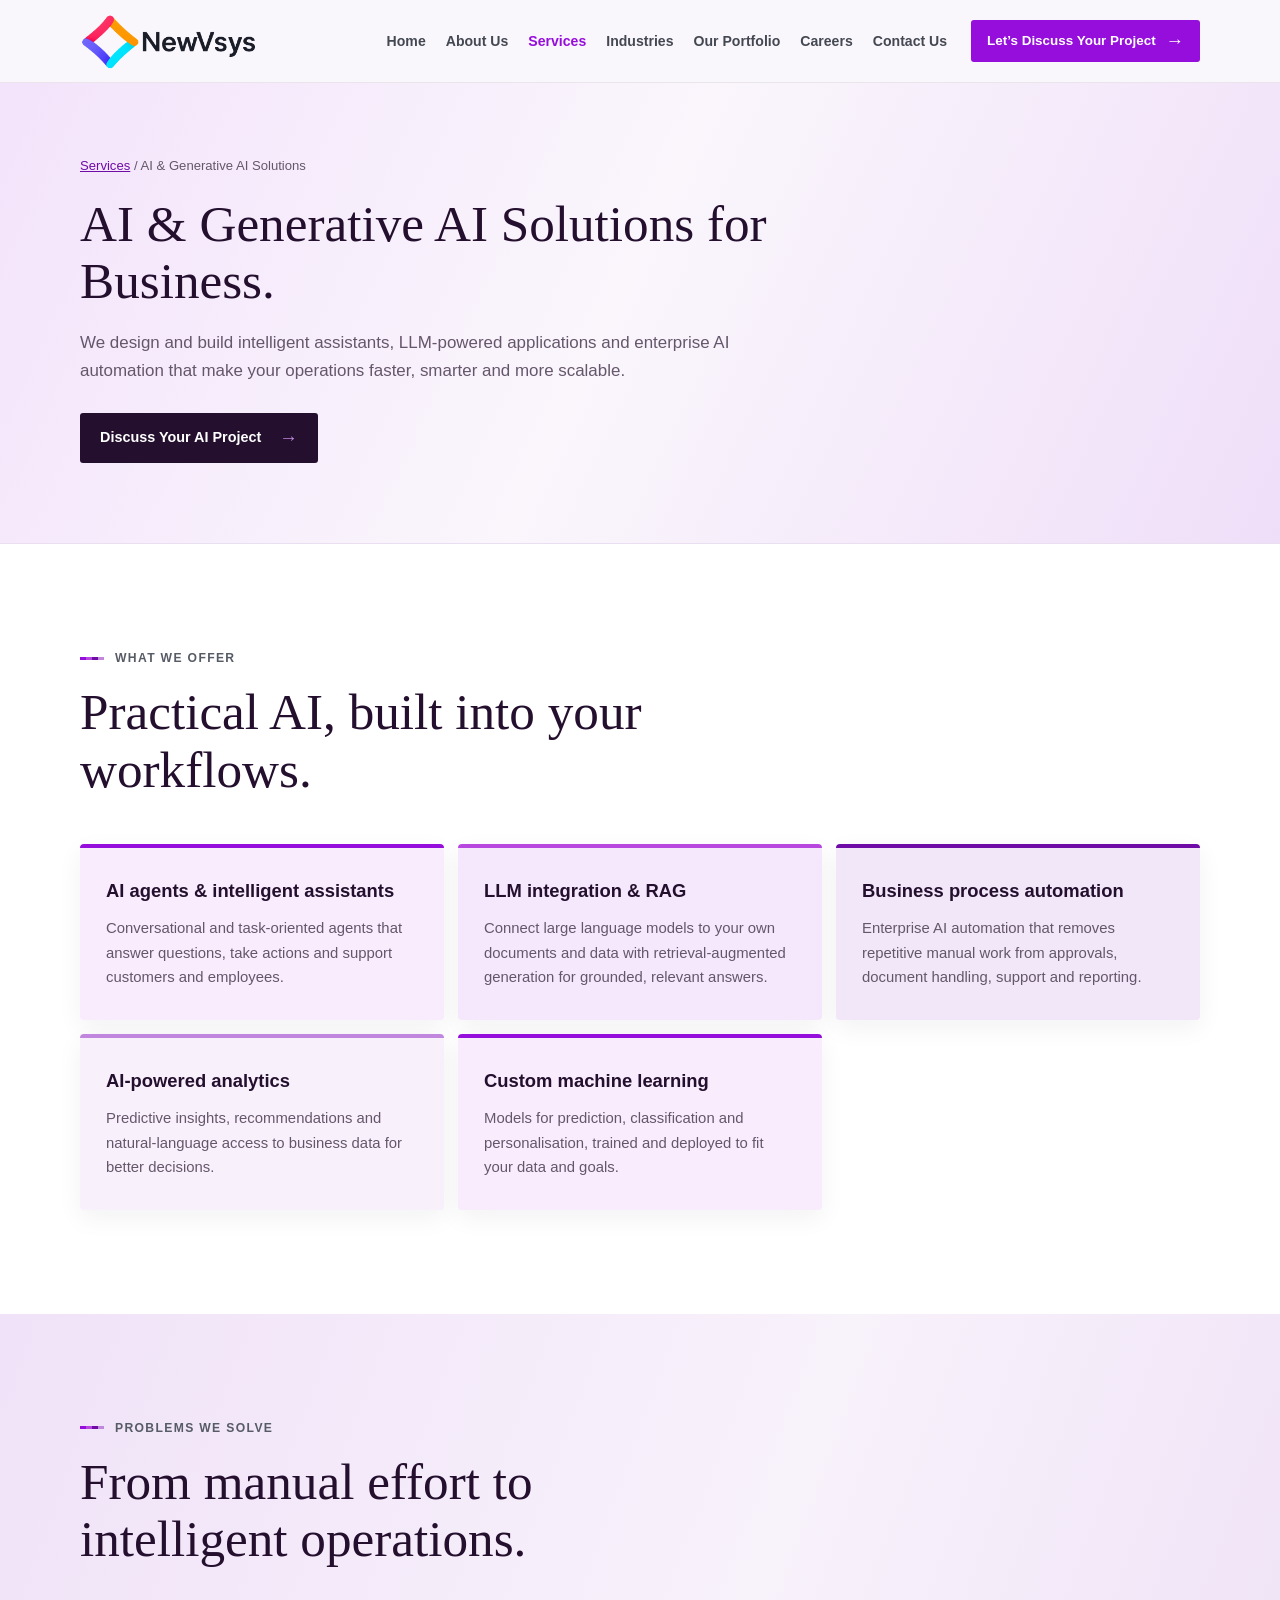
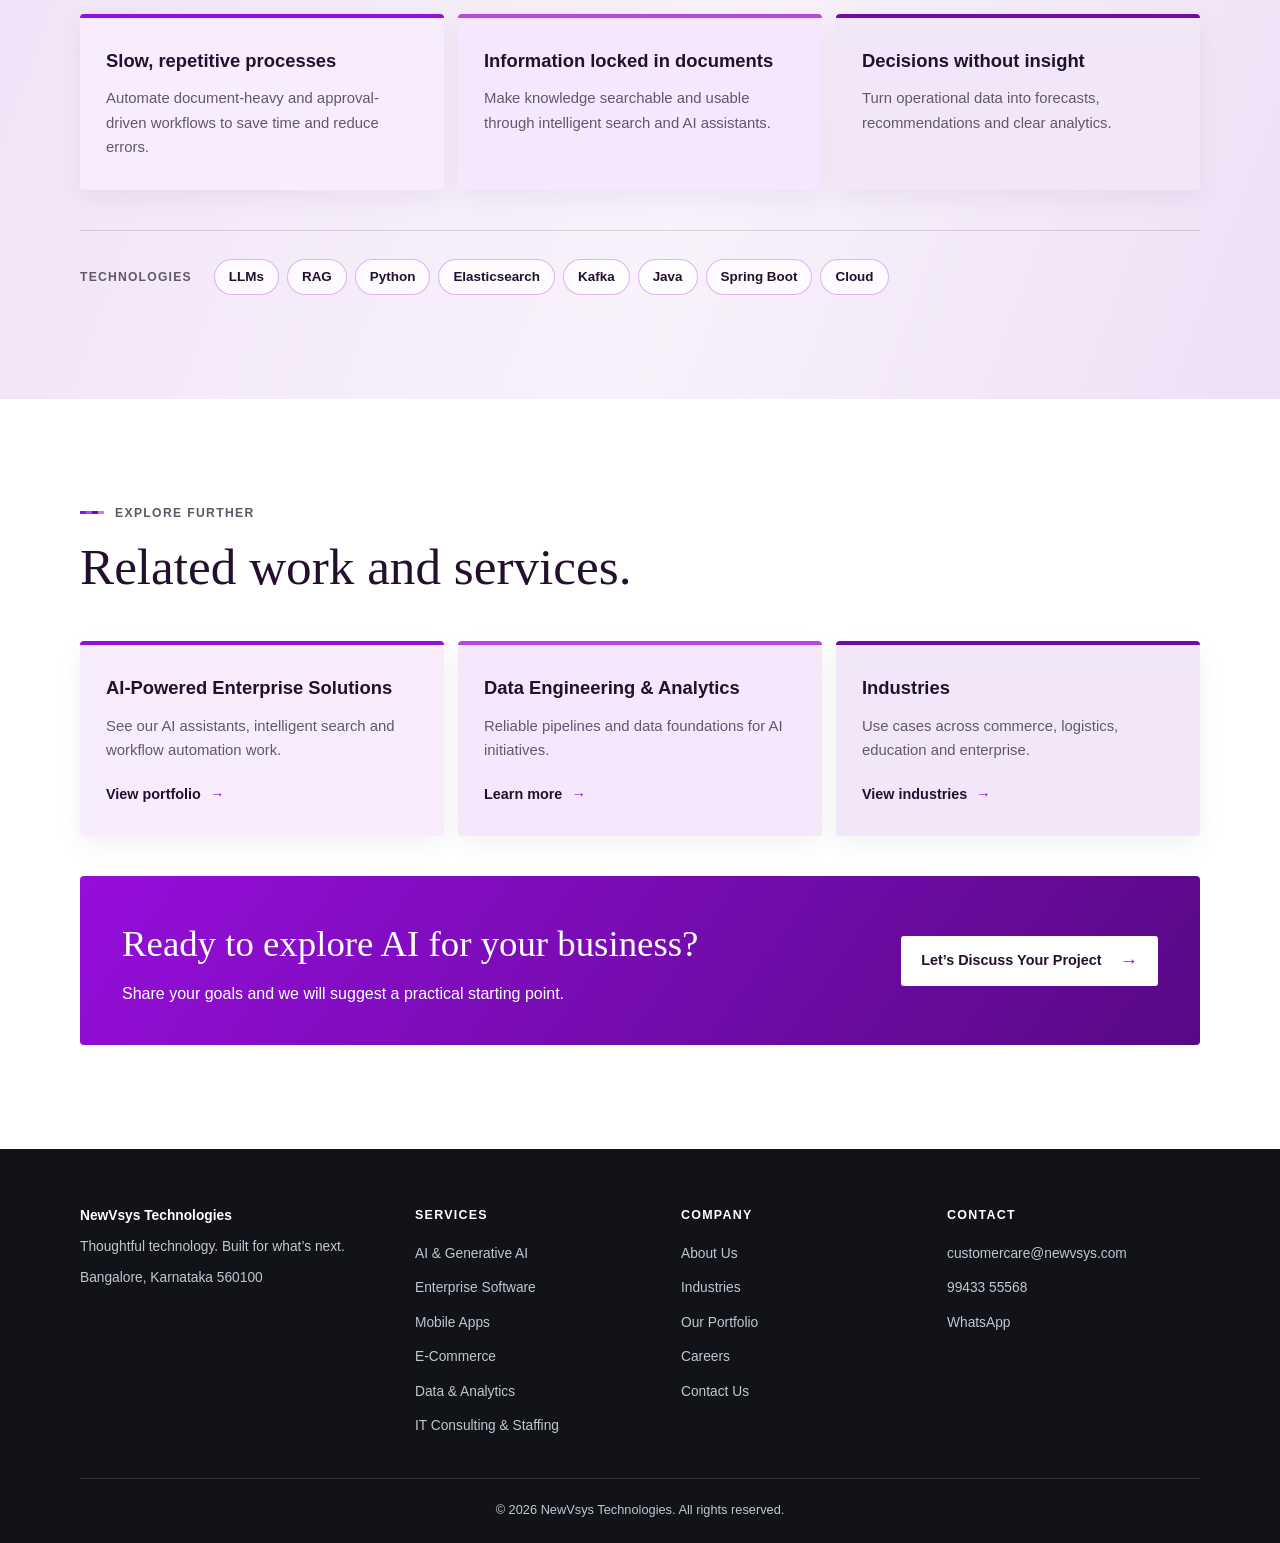
<file: ai-solutions.html>
<!DOCTYPE html>
<html lang="en">
<head>
  <meta charset="UTF-8" />
  <meta name="viewport" content="width=device-width, initial-scale=1.0"/>
  <title>Generative AI Solutions Company &amp; AI Development in India | NewVsys</title>
  <meta name="description" content="NewVsys is an AI development company in India building AI agents, LLM and RAG applications, enterprise AI automation, AI-powered analytics and custom machine learning solutions." />
  <link rel="canonical" href="https://www.newvsys.com/ai-solutions.html" />
  <meta property="og:type" content="website" />
  <meta property="og:site_name" content="NewVsys Technologies" />
  <meta property="og:title" content="Generative AI Solutions Company &amp; AI Development in India | NewVsys" />
  <meta property="og:description" content="AI agents, LLM integration, RAG, enterprise AI automation and custom machine learning." />
  <meta property="og:url" content="https://www.newvsys.com/ai-solutions.html" />
  <meta property="og:image" content="https://www.newvsys.com/logo.png" />
  <meta name="theme-color" content="#950edb" />
  <link rel="stylesheet" href="styles.css" />
  <script type="application/ld+json">
  {
    "@context": "https://schema.org",
    "@type": "Service",
    "name": "AI & Generative AI Solutions",
    "serviceType": "AI development",
    "description": "AI agents, LLM integration and RAG, business process automation, AI-powered analytics and custom machine learning solutions.",
    "provider": { "@type": "Organization", "name": "NewVsys Technologies", "url": "https://www.newvsys.com/" },
    "areaServed": "IN",
    "url": "https://www.newvsys.com/ai-solutions.html"
  }
  </script>
</head>
<body>
  <a class="skip-link" href="#main">Skip to content</a>
  <header class="navbar">
    <div class="container">
      <a class="brand" href="index.html" aria-label="NewVsys home">
        <img src="logo.png" alt="NewVsys" class="logo" />
      </a>
      <button class="nav-toggle" type="button" aria-expanded="false" aria-controls="site-nav" aria-label="Toggle menu"><span></span><span></span><span></span></button>
      <nav id="site-nav" class="site-nav" aria-label="Main navigation">
        <ul class="nav-links">
          <li><a href="index.html">Home</a></li>
          <li><a href="about.html">About Us</a></li>
          <li><a href="services.html" aria-current="page">Services</a></li>
          <li><a href="industries.html">Industries</a></li>
          <li><a href="portfolio.html">Our Portfolio</a></li>
          <li><a href="careers.html">Careers</a></li>
          <li><a href="contact.html">Contact Us</a></li>
        </ul>
        <a class="btn nav-cta" href="contact.html" data-track="project_enquiry_click">Let’s Discuss Your Project <span aria-hidden="true">→</span></a>
      </nav>
    </div>
  </header>

  <main id="main">
    <section class="page-hero">
      <div class="container">
        <p class="breadcrumb"><a href="services.html">Services</a> / AI &amp; Generative AI Solutions</p>
        <h1>AI &amp; Generative AI Solutions for Business.</h1>
        <p class="lead">We design and build intelligent assistants, LLM-powered applications and enterprise AI automation that make your operations faster, smarter and more scalable.</p>
        <a class="btn" href="contact.html" data-track="project_enquiry_click">Discuss Your AI Project <span aria-hidden="true">→</span></a>
      </div>
    </section>

    <section class="section-pad section-white">
      <div class="container">
        <div class="section-heading">
          <div>
            <p class="eyebrow"><span></span> What we offer</p>
            <h2>Practical AI, built into your workflows.</h2>
          </div>
        </div>
        <div class="card-grid">
          <article class="card">
            <h3>AI agents &amp; intelligent assistants</h3>
            <p>Conversational and task-oriented agents that answer questions, take actions and support customers and employees.</p>
          </article>
          <article class="card">
            <h3>LLM integration &amp; RAG</h3>
            <p>Connect large language models to your own documents and data with retrieval-augmented generation for grounded, relevant answers.</p>
          </article>
          <article class="card" id="automation">
            <h3>Business process automation</h3>
            <p>Enterprise AI automation that removes repetitive manual work from approvals, document handling, support and reporting.</p>
          </article>
          <article class="card">
            <h3>AI-powered analytics</h3>
            <p>Predictive insights, recommendations and natural-language access to business data for better decisions.</p>
          </article>
          <article class="card">
            <h3>Custom machine learning</h3>
            <p>Models for prediction, classification and personalisation, trained and deployed to fit your data and goals.</p>
          </article>
        </div>
      </div>
    </section>

    <section class="section-pad section-tint">
      <div class="container">
        <div class="section-heading">
          <div>
            <p class="eyebrow"><span></span> Problems we solve</p>
            <h2>From manual effort to intelligent operations.</h2>
          </div>
        </div>
        <div class="card-grid">
          <article class="card"><h3>Slow, repetitive processes</h3><p>Automate document-heavy and approval-driven workflows to save time and reduce errors.</p></article>
          <article class="card"><h3>Information locked in documents</h3><p>Make knowledge searchable and usable through intelligent search and AI assistants.</p></article>
          <article class="card"><h3>Decisions without insight</h3><p>Turn operational data into forecasts, recommendations and clear analytics.</p></article>
        </div>
        <div class="tech-stack">
          <p>Technologies</p>
          <ul><li>LLMs</li><li>RAG</li><li>Python</li><li>Elasticsearch</li><li>Kafka</li><li>Java</li><li>Spring Boot</li><li>Cloud</li></ul>
        </div>
      </div>
    </section>

    <section class="section-pad section-white">
      <div class="container">
        <div class="section-heading">
          <div>
            <p class="eyebrow"><span></span> Explore further</p>
            <h2>Related work and services.</h2>
          </div>
        </div>
        <div class="card-grid">
          <a class="card" href="portfolio.html#ai-enterprise"><h3>AI-Powered Enterprise Solutions</h3><p>See our AI assistants, intelligent search and workflow automation work.</p><span class="card-link">View portfolio <span aria-hidden="true">→</span></span></a>
          <a class="card" href="data-engineering-analytics.html"><h3>Data Engineering &amp; Analytics</h3><p>Reliable pipelines and data foundations for AI initiatives.</p><span class="card-link">Learn more <span aria-hidden="true">→</span></span></a>
          <a class="card" href="industries.html"><h3>Industries</h3><p>Use cases across commerce, logistics, education and enterprise.</p><span class="card-link">View industries <span aria-hidden="true">→</span></span></a>
        </div>
        <div class="cta-band" style="margin-top:40px">
          <div><h2>Ready to explore AI for your business?</h2><p>Share your goals and we will suggest a practical starting point.</p></div>
          <a class="btn" href="contact.html" data-track="project_enquiry_click">Let’s Discuss Your Project <span aria-hidden="true">→</span></a>
        </div>
      </div>
    </section>
  </main>

  <footer class="footer">
    <div class="container footer-grid">
      <div>
        <p class="footer-brand">NewVsys Technologies</p>
        <p>Thoughtful technology. Built for what’s next.</p>
        <p>Bangalore, Karnataka 560100</p>
      </div>
      <div>
        <h2>Services</h2>
        <ul>
          <li><a href="ai-solutions.html">AI &amp; Generative AI</a></li>
          <li><a href="enterprise-software-development.html">Enterprise Software</a></li>
          <li><a href="mobile-app-development.html">Mobile Apps</a></li>
          <li><a href="ecommerce-development.html">E-Commerce</a></li>
          <li><a href="data-engineering-analytics.html">Data &amp; Analytics</a></li>
          <li><a href="it-consulting-staffing.html">IT Consulting &amp; Staffing</a></li>
        </ul>
      </div>
      <div>
        <h2>Company</h2>
        <ul>
          <li><a href="about.html">About Us</a></li>
          <li><a href="industries.html">Industries</a></li>
          <li><a href="portfolio.html">Our Portfolio</a></li>
          <li><a href="careers.html">Careers</a></li>
          <li><a href="contact.html">Contact Us</a></li>
        </ul>
      </div>
      <div>
        <h2>Contact</h2>
        <ul>
          <li><a href="mailto:customercare@newvsys.com">customercare@newvsys.com</a></li>
          <li><a href="tel:+919943355568">99433 55568</a></li>
          <li><a href="https://wa.me/919943355568" rel="noopener">WhatsApp</a></li>
        </ul>
      </div>
    </div>
    <div class="container footer-bottom"><p>© 2026 NewVsys Technologies. All rights reserved.</p></div>
  </footer>
  <script src="script.js" defer></script>
</body>
</html>
</file>
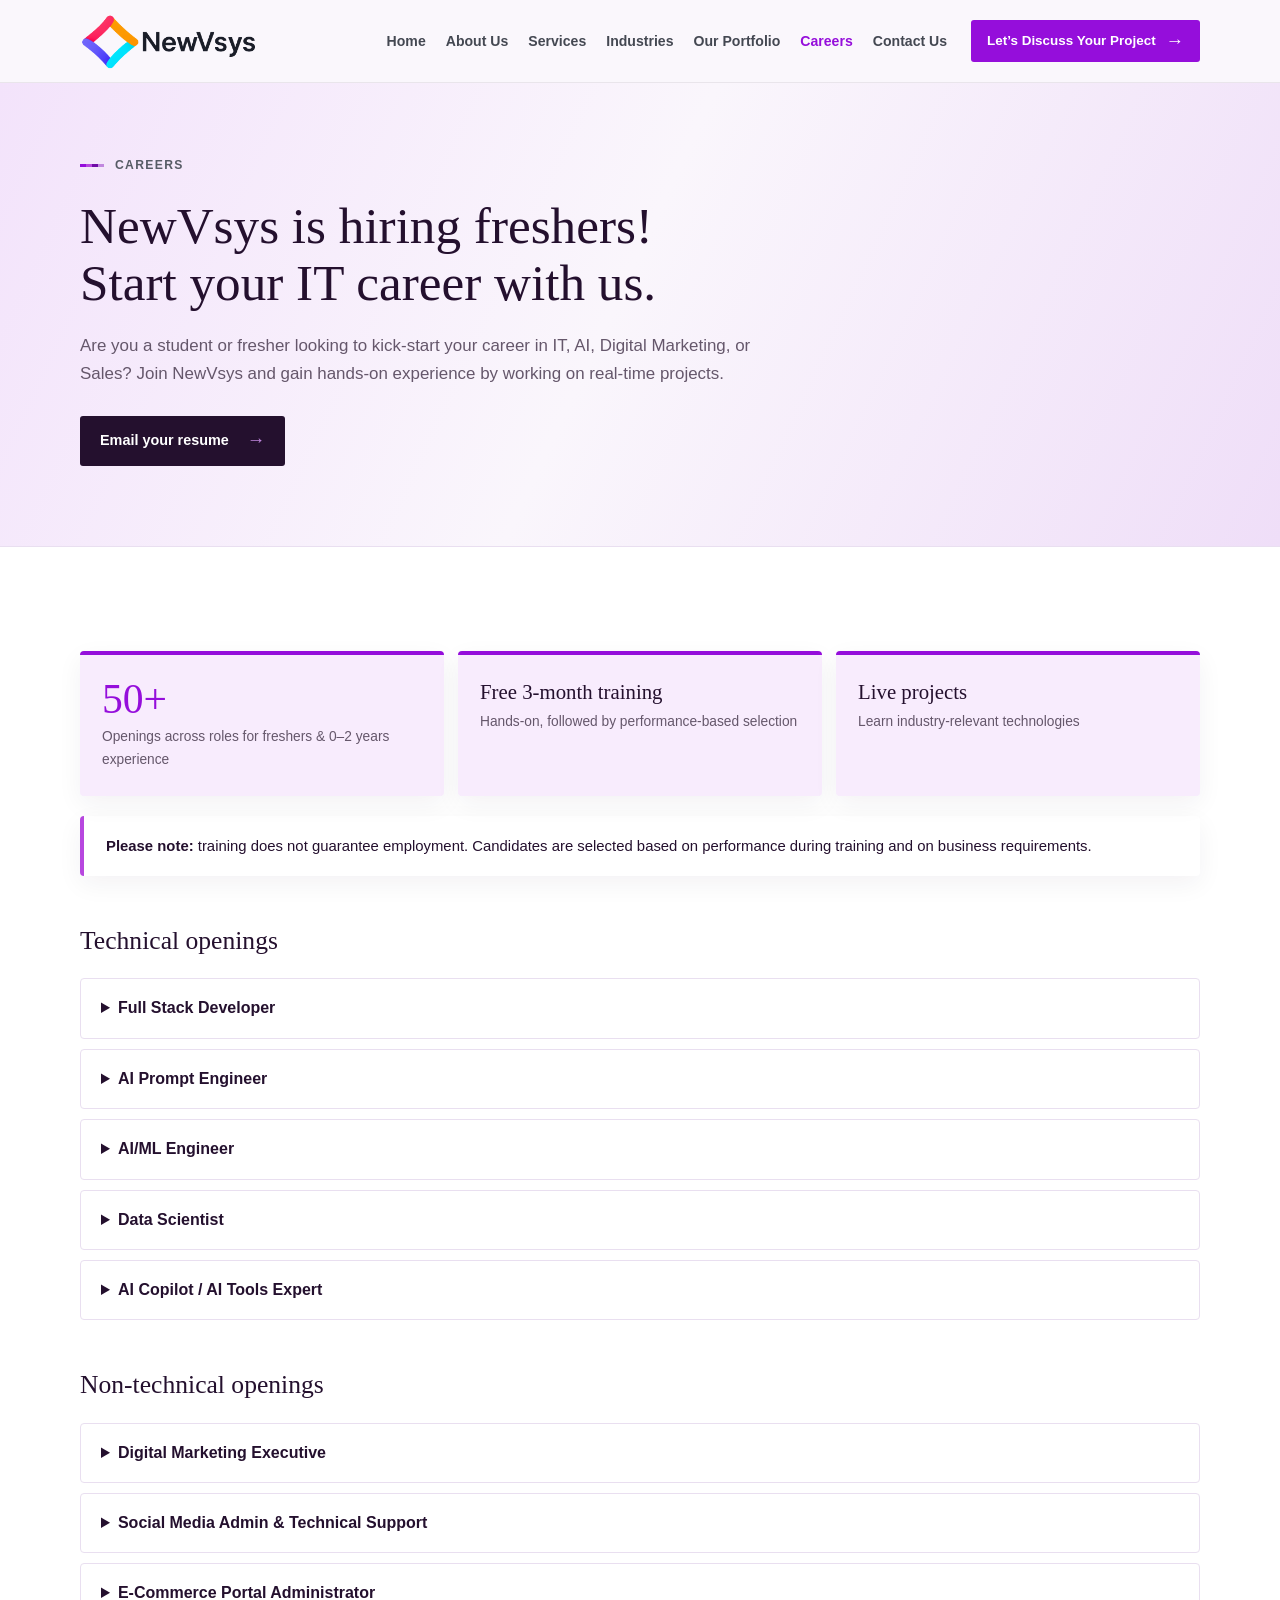
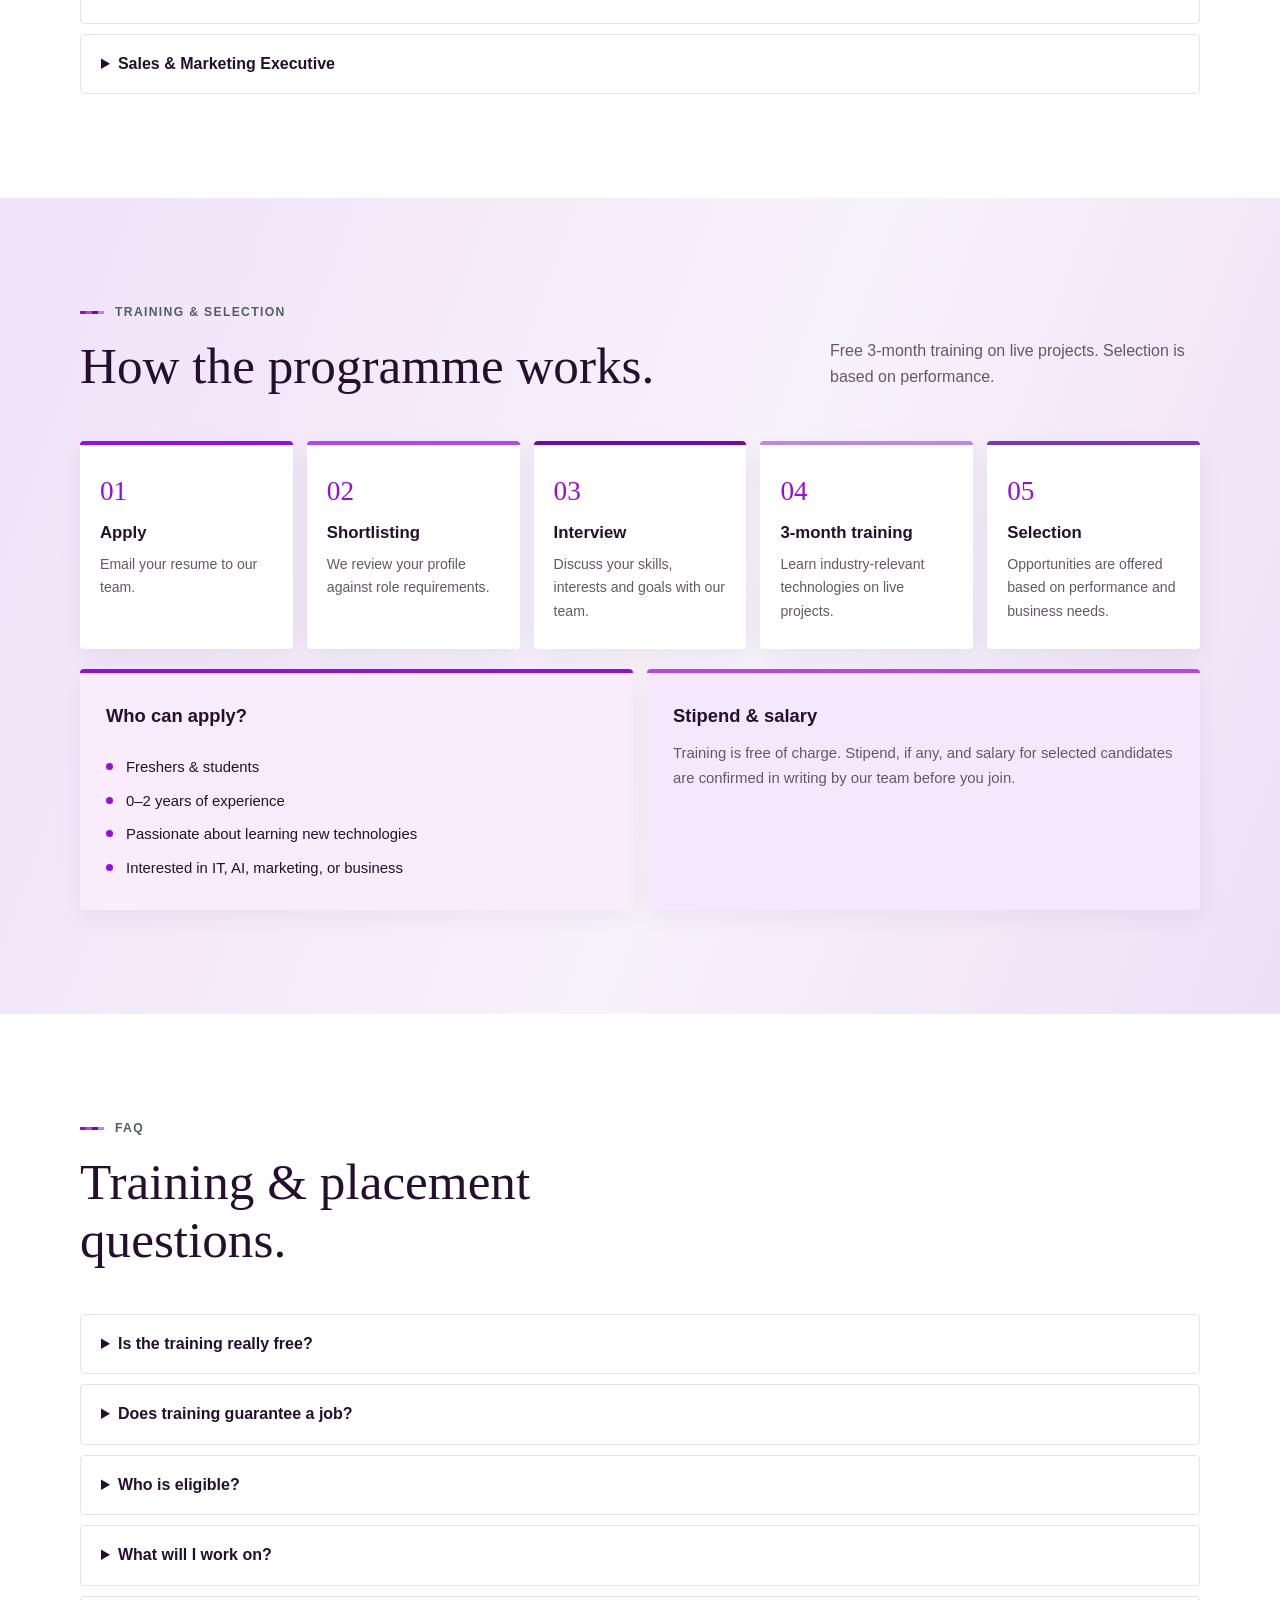
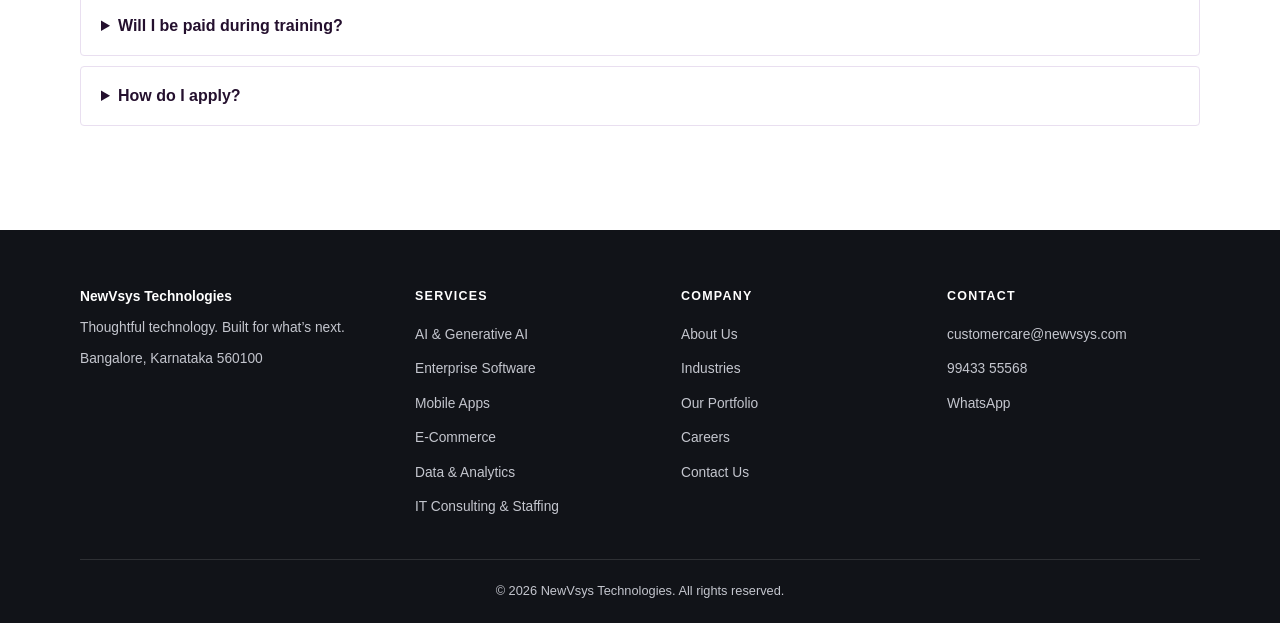
<file: careers.html>
<!DOCTYPE html>
<html lang="en">
<head>
  <meta charset="UTF-8" />
  <meta name="viewport" content="width=device-width, initial-scale=1.0"/>
  <title>Careers at NewVsys | Technology Jobs &amp; Fresher Training in Bangalore</title>
  <meta name="description" content="Join NewVsys: technical and non-technical openings for freshers and candidates with 0-2 years of experience, and free 3-month training on live projects." />
  <link rel="canonical" href="https://www.newvsys.com/careers.html" />
  <meta property="og:type" content="website" />
  <meta property="og:site_name" content="NewVsys Technologies" />
  <meta property="og:title" content="Careers at NewVsys" />
  <meta property="og:description" content="Technical and non-technical openings with training on live projects." />
  <meta property="og:url" content="https://www.newvsys.com/careers.html" />
  <meta property="og:image" content="https://www.newvsys.com/logo.png" />
  <meta name="theme-color" content="#950edb" />
  <link rel="stylesheet" href="styles.css" />
</head>
<body>
  <a class="skip-link" href="#main">Skip to content</a>
  <header class="navbar">
    <div class="container">
      <a class="brand" href="index.html" aria-label="NewVsys home">
        <img src="logo.png" alt="NewVsys" class="logo" />
      </a>
      <button class="nav-toggle" type="button" aria-expanded="false" aria-controls="site-nav" aria-label="Toggle menu"><span></span><span></span><span></span></button>
      <nav id="site-nav" class="site-nav" aria-label="Main navigation">
        <ul class="nav-links">
          <li><a href="index.html">Home</a></li>
          <li><a href="about.html">About Us</a></li>
          <li><a href="services.html">Services</a></li>
          <li><a href="industries.html">Industries</a></li>
          <li><a href="portfolio.html">Our Portfolio</a></li>
          <li><a href="careers.html" aria-current="page">Careers</a></li>
          <li><a href="contact.html">Contact Us</a></li>
        </ul>
        <a class="btn nav-cta" href="contact.html" data-track="project_enquiry_click">Let’s Discuss Your Project <span aria-hidden="true">→</span></a>
      </nav>
    </div>
  </header>

  <main id="main">
    <section class="page-hero">
      <div class="container">
        <p class="eyebrow"><span></span> Careers</p>
        <h1>NewVsys is hiring freshers!<br>Start your IT career with us.</h1>
        <p class="lead">Are you a student or fresher looking to kick-start your career in IT, AI, Digital Marketing, or Sales? Join NewVsys and gain hands-on experience by working on real-time projects.</p>
        <a class="btn" href="mailto:customercare@newvsys.com?subject=Career%20enquiry">Email your resume <span aria-hidden="true">→</span></a>
      </div>
    </section>

    <section class="section-pad section-white">
      <div class="container">
        <div class="career-stats">
          <div class="career-stat">
            <!-- Keep this number in sync with the roles actually open. -->
            <strong>50+</strong>
            <span>Openings across roles for freshers &amp; 0–2 years experience</span>
          </div>
          <div class="career-stat">
            <strong>Free 3-month training</strong>
            <span>Hands-on, followed by performance-based selection</span>
          </div>
          <div class="career-stat">
            <strong>Live projects</strong>
            <span>Learn industry-relevant technologies</span>
          </div>
        </div>
        <p class="notice" style="margin-top:20px"><strong>Please note:</strong> training does not guarantee employment. Candidates are selected based on performance during training and on business requirements.</p>

        <h2 class="group-title" id="openings">Technical openings</h2>
        <div class="accordion">
          <details>
            <summary>Full Stack Developer</summary>
            <div class="accordion-body">
              <p>Build and maintain web applications and APIs across the backend and frontend.</p>
              <h4>Skills</h4>
              <ul class="career-list"><li>Java, Spring Boot, Python, Hibernate, RDBMS</li><li>Kafka, React.js, Next.js</li></ul>
              <h4>Eligibility</h4>
              <p>Freshers and candidates with 0–2 years of experience who are passionate about learning new technologies.</p>
            </div>
          </details>
          <details>
            <summary>AI Prompt Engineer</summary>
            <div class="accordion-body">
              <p>Design, test and refine prompts and workflows for LLM-powered applications.</p>
              <h4>Skills</h4>
              <ul class="career-list"><li>Understanding of LLMs and prompt design</li><li>Clear written communication and structured thinking</li></ul>
              <h4>Eligibility</h4>
              <p>Freshers and candidates with 0–2 years of experience.</p>
            </div>
          </details>
          <details>
            <summary>AI/ML Engineer</summary>
            <div class="accordion-body">
              <p>Develop, train and deploy machine learning and AI models for business use cases.</p>
              <h4>Skills</h4>
              <ul class="career-list"><li>Python and machine learning fundamentals</li><li>Interest in applied AI and data</li></ul>
              <h4>Eligibility</h4>
              <p>Freshers and candidates with 0–2 years of experience.</p>
            </div>
          </details>
          <details>
            <summary>Data Scientist</summary>
            <div class="accordion-body">
              <p>Analyse data, build predictive models and communicate insights to teams.</p>
              <h4>Skills</h4>
              <ul class="career-list"><li>Python, statistics and data analysis</li><li>Data visualisation</li></ul>
              <h4>Eligibility</h4>
              <p>Freshers and candidates with 0–2 years of experience.</p>
            </div>
          </details>
          <details>
            <summary>AI Copilot / AI Tools Expert</summary>
            <div class="accordion-body">
              <p>Apply AI assistants and tools to speed up development and business workflows.</p>
              <h4>Skills</h4>
              <ul class="career-list"><li>Hands-on use of AI copilots and tools</li><li>Problem solving and curiosity</li></ul>
              <h4>Eligibility</h4>
              <p>Freshers and candidates with 0–2 years of experience.</p>
            </div>
          </details>
        </div>

        <h2 class="group-title">Non-technical openings</h2>
        <div class="accordion">
          <details>
            <summary>Digital Marketing Executive</summary>
            <div class="accordion-body">
              <p>Plan and run digital campaigns, content and SEO to generate leads and brand awareness.</p>
              <h4>Eligibility</h4>
              <p>Freshers and candidates with 0–2 years of experience, interested in marketing.</p>
            </div>
          </details>
          <details>
            <summary>Social Media Admin &amp; Technical Support</summary>
            <div class="accordion-body">
              <p>Manage social channels and provide first-line technical support to users.</p>
              <h4>Eligibility</h4>
              <p>Freshers and candidates with 0–2 years of experience, with good communication skills.</p>
            </div>
          </details>
          <details>
            <summary>E-Commerce Portal Administrator</summary>
            <div class="accordion-body">
              <p>Manage products, orders and content on e-commerce portals.</p>
              <h4>Eligibility</h4>
              <p>Freshers and candidates with 0–2 years of experience, with attention to detail.</p>
            </div>
          </details>
          <details>
            <summary>Sales &amp; Marketing Executive</summary>
            <div class="accordion-body">
              <p>Engage prospects, support sales activities and build customer relationships.</p>
              <h4>Eligibility</h4>
              <p>Freshers and candidates with 0–2 years of experience, enthusiastic and career-oriented.</p>
            </div>
          </details>
        </div>
      </div>
    </section>

    <section class="section-pad section-tint" id="training">
      <div class="container">
        <div class="section-heading">
          <div>
            <p class="eyebrow"><span></span> Training &amp; selection</p>
            <h2>How the programme works.</h2>
          </div>
          <p class="section-intro">Free 3-month training on live projects. Selection is based on performance.</p>
        </div>
        <ol class="steps">
          <li><h3>Apply</h3><p>Email your resume to our team.</p></li>
          <li><h3>Shortlisting</h3><p>We review your profile against role requirements.</p></li>
          <li><h3>Interview</h3><p>Discuss your skills, interests and goals with our team.</p></li>
          <li><h3>3-month training</h3><p>Learn industry-relevant technologies on live projects.</p></li>
          <li><h3>Selection</h3><p>Opportunities are offered based on performance and business needs.</p></li>
        </ol>
        <div class="card-grid cols-2" style="margin-top:20px">
          <article class="card">
            <h3>Who can apply?</h3>
            <ul class="career-list"><li>Freshers &amp; students</li><li>0–2 years of experience</li><li>Passionate about learning new technologies</li><li>Interested in IT, AI, marketing, or business</li></ul>
          </article>
          <article class="card">
            <h3>Stipend &amp; salary</h3>
            <!-- Replace with actual stipend/salary details when finalised. -->
            <p>Training is free of charge. Stipend, if any, and salary for selected candidates are confirmed in writing by our team before you join.</p>
          </article>
        </div>
      </div>
    </section>

    <section class="section-pad section-white" id="faq">
      <div class="container">
        <div class="section-heading">
          <div>
            <p class="eyebrow"><span></span> FAQ</p>
            <h2>Training &amp; placement questions.</h2>
          </div>
        </div>
        <div class="accordion">
          <details><summary>Is the training really free?</summary><div class="accordion-body"><p>Yes. The 3-month training is free of charge.</p></div></details>
          <details><summary>Does training guarantee a job?</summary><div class="accordion-body"><p>No. Training is a pathway to opportunity, not a guarantee of employment. Selection is based on your performance during training and on our business requirements.</p></div></details>
          <details><summary>Who is eligible?</summary><div class="accordion-body"><p>Students, freshers and candidates with 0–2 years of experience who are keen to learn and interested in IT, AI, marketing or business.</p></div></details>
          <details><summary>What will I work on?</summary><div class="accordion-body"><p>You will learn industry-relevant technologies while working on live projects such as our e-commerce and delivery products.</p></div></details>
          <details><summary>Will I be paid during training?</summary><div class="accordion-body"><p>Stipend details, if applicable, and salary for selected candidates are confirmed in writing before you join.</p></div></details>
          <details><summary>How do I apply?</summary><div class="accordion-body"><p>Email your resume to <a href="mailto:customercare@newvsys.com">customercare@newvsys.com</a> or call <a href="tel:+919943355568">99433 55568</a>.</p></div></details>
        </div>
      </div>
    </section>
  </main>

  <footer class="footer">
    <div class="container footer-grid">
      <div>
        <p class="footer-brand">NewVsys Technologies</p>
        <p>Thoughtful technology. Built for what’s next.</p>
        <p>Bangalore, Karnataka 560100</p>
      </div>
      <div>
        <h2>Services</h2>
        <ul>
          <li><a href="ai-solutions.html">AI &amp; Generative AI</a></li>
          <li><a href="enterprise-software-development.html">Enterprise Software</a></li>
          <li><a href="mobile-app-development.html">Mobile Apps</a></li>
          <li><a href="ecommerce-development.html">E-Commerce</a></li>
          <li><a href="data-engineering-analytics.html">Data &amp; Analytics</a></li>
          <li><a href="it-consulting-staffing.html">IT Consulting &amp; Staffing</a></li>
        </ul>
      </div>
      <div>
        <h2>Company</h2>
        <ul>
          <li><a href="about.html">About Us</a></li>
          <li><a href="industries.html">Industries</a></li>
          <li><a href="portfolio.html">Our Portfolio</a></li>
          <li><a href="careers.html">Careers</a></li>
          <li><a href="contact.html">Contact Us</a></li>
        </ul>
      </div>
      <div>
        <h2>Contact</h2>
        <ul>
          <li><a href="mailto:customercare@newvsys.com">customercare@newvsys.com</a></li>
          <li><a href="tel:+919943355568">99433 55568</a></li>
          <li><a href="https://wa.me/919943355568" rel="noopener">WhatsApp</a></li>
        </ul>
      </div>
    </div>
    <div class="container footer-bottom"><p>© 2026 NewVsys Technologies. All rights reserved.</p></div>
  </footer>
  <script src="script.js" defer></script>
</body>
</html>
</file>
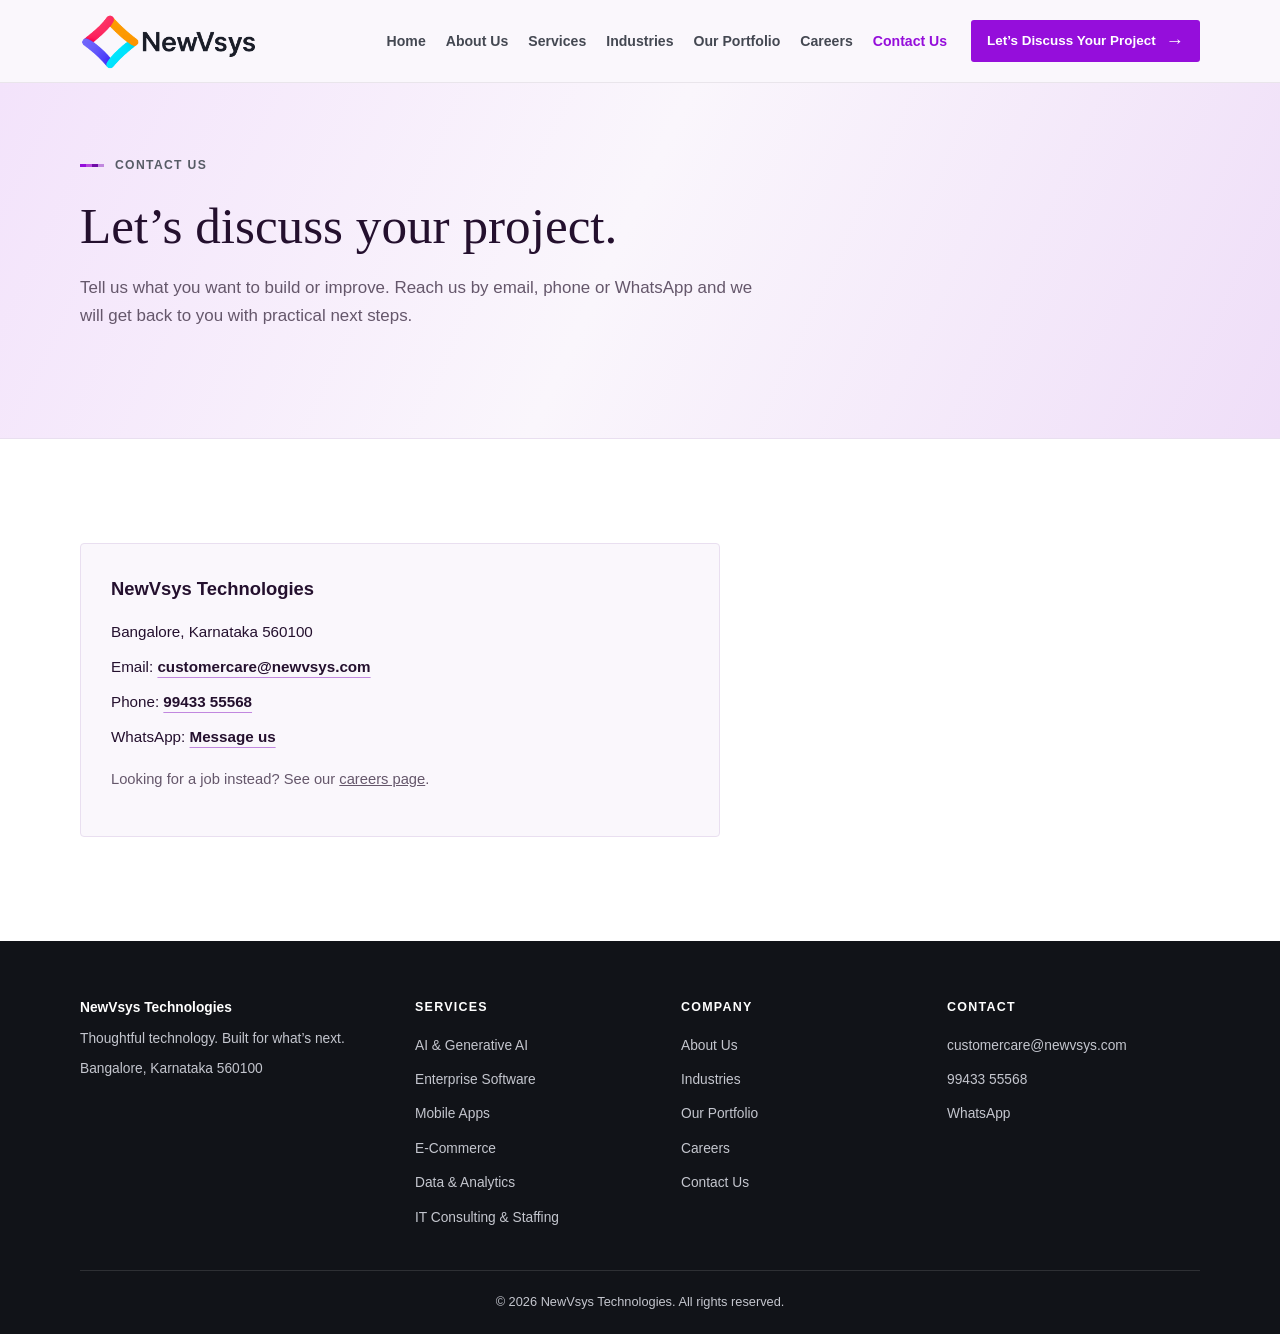
<file: contact.html>
<!DOCTYPE html>
<html lang="en">
<head>
  <meta charset="UTF-8" />
  <meta name="viewport" content="width=device-width, initial-scale=1.0"/>
  <title>Contact NewVsys | Discuss Your AI or Software Project</title>
  <meta name="description" content="Contact NewVsys Technologies in Bangalore to discuss your AI, software, mobile or e-commerce project. Send an enquiry, email, call or message us on WhatsApp." />
  <link rel="canonical" href="https://www.newvsys.com/contact.html" />
  <meta property="og:type" content="website" />
  <meta property="og:site_name" content="NewVsys Technologies" />
  <meta property="og:title" content="Contact NewVsys Technologies" />
  <meta property="og:description" content="Discuss your AI, software, mobile or e-commerce project with our team." />
  <meta property="og:url" content="https://www.newvsys.com/contact.html" />
  <meta property="og:image" content="https://www.newvsys.com/logo.png" />
  <meta name="theme-color" content="#950edb" />
  <link rel="stylesheet" href="styles.css" />
  <script type="application/ld+json">
  {
    "@context": "https://schema.org",
    "@type": "ProfessionalService",
    "name": "NewVsys Technologies",
    "url": "https://www.newvsys.com/",
    "image": "https://www.newvsys.com/logo.png",
    "email": "customercare@newvsys.com",
    "telephone": "+91-9943355568",
    "address": {
      "@type": "PostalAddress",
      "addressLocality": "Bangalore",
      "addressRegion": "Karnataka",
      "postalCode": "560100",
      "addressCountry": "IN"
    }
  }
  </script>
</head>
<body>
  <a class="skip-link" href="#main">Skip to content</a>
  <header class="navbar">
    <div class="container">
      <a class="brand" href="index.html" aria-label="NewVsys home">
        <img src="logo.png" alt="NewVsys" class="logo" />
      </a>
      <button class="nav-toggle" type="button" aria-expanded="false" aria-controls="site-nav" aria-label="Toggle menu"><span></span><span></span><span></span></button>
      <nav id="site-nav" class="site-nav" aria-label="Main navigation">
        <ul class="nav-links">
          <li><a href="index.html">Home</a></li>
          <li><a href="about.html">About Us</a></li>
          <li><a href="services.html">Services</a></li>
          <li><a href="industries.html">Industries</a></li>
          <li><a href="portfolio.html">Our Portfolio</a></li>
          <li><a href="careers.html">Careers</a></li>
          <li><a href="contact.html" aria-current="page">Contact Us</a></li>
        </ul>
        <a class="btn nav-cta" href="contact.html" data-track="project_enquiry_click">Let’s Discuss Your Project <span aria-hidden="true">→</span></a>
      </nav>
    </div>
  </header>

  <main id="main">
    <section class="page-hero">
      <div class="container">
        <p class="eyebrow"><span></span> Contact us</p>
        <h1>Let’s discuss your project.</h1>
        <p class="lead">Tell us what you want to build or improve. Reach us by email, phone or WhatsApp and we will get back to you with practical next steps.</p>
      </div>
    </section>

    <section class="section-pad section-white">
      <div class="container">

        <aside class="info-card" style="max-width:640px" aria-label="Contact details">
          <h2>NewVsys Technologies</h2>
          <ul class="contact-lines">
            <li>Bangalore, Karnataka 560100</li>
            <li>Email: <a href="mailto:customercare@newvsys.com">customercare@newvsys.com</a></li>
            <li>Phone: <a href="tel:+919943355568">99433 55568</a></li>
            <li>WhatsApp: <a href="https://wa.me/919943355568" rel="noopener">Message us</a></li>
          </ul>
          <p style="margin-top:18px">Looking for a job instead? See our <a href="careers.html">careers page</a>.</p>
        </aside>
      </div>
    </section>
  </main>

  <footer class="footer">
    <div class="container footer-grid">
      <div>
        <p class="footer-brand">NewVsys Technologies</p>
        <p>Thoughtful technology. Built for what’s next.</p>
        <p>Bangalore, Karnataka 560100</p>
      </div>
      <div>
        <h2>Services</h2>
        <ul>
          <li><a href="ai-solutions.html">AI &amp; Generative AI</a></li>
          <li><a href="enterprise-software-development.html">Enterprise Software</a></li>
          <li><a href="mobile-app-development.html">Mobile Apps</a></li>
          <li><a href="ecommerce-development.html">E-Commerce</a></li>
          <li><a href="data-engineering-analytics.html">Data &amp; Analytics</a></li>
          <li><a href="it-consulting-staffing.html">IT Consulting &amp; Staffing</a></li>
        </ul>
      </div>
      <div>
        <h2>Company</h2>
        <ul>
          <li><a href="about.html">About Us</a></li>
          <li><a href="industries.html">Industries</a></li>
          <li><a href="portfolio.html">Our Portfolio</a></li>
          <li><a href="careers.html">Careers</a></li>
          <li><a href="contact.html">Contact Us</a></li>
        </ul>
      </div>
      <div>
        <h2>Contact</h2>
        <ul>
          <li><a href="mailto:customercare@newvsys.com">customercare@newvsys.com</a></li>
          <li><a href="tel:+919943355568">99433 55568</a></li>
          <li><a href="https://wa.me/919943355568" rel="noopener">WhatsApp</a></li>
        </ul>
      </div>
    </div>
    <div class="container footer-bottom"><p>© 2026 NewVsys Technologies. All rights reserved.</p></div>
  </footer>
  <script src="script.js" defer></script>
</body>
</html>
</file>
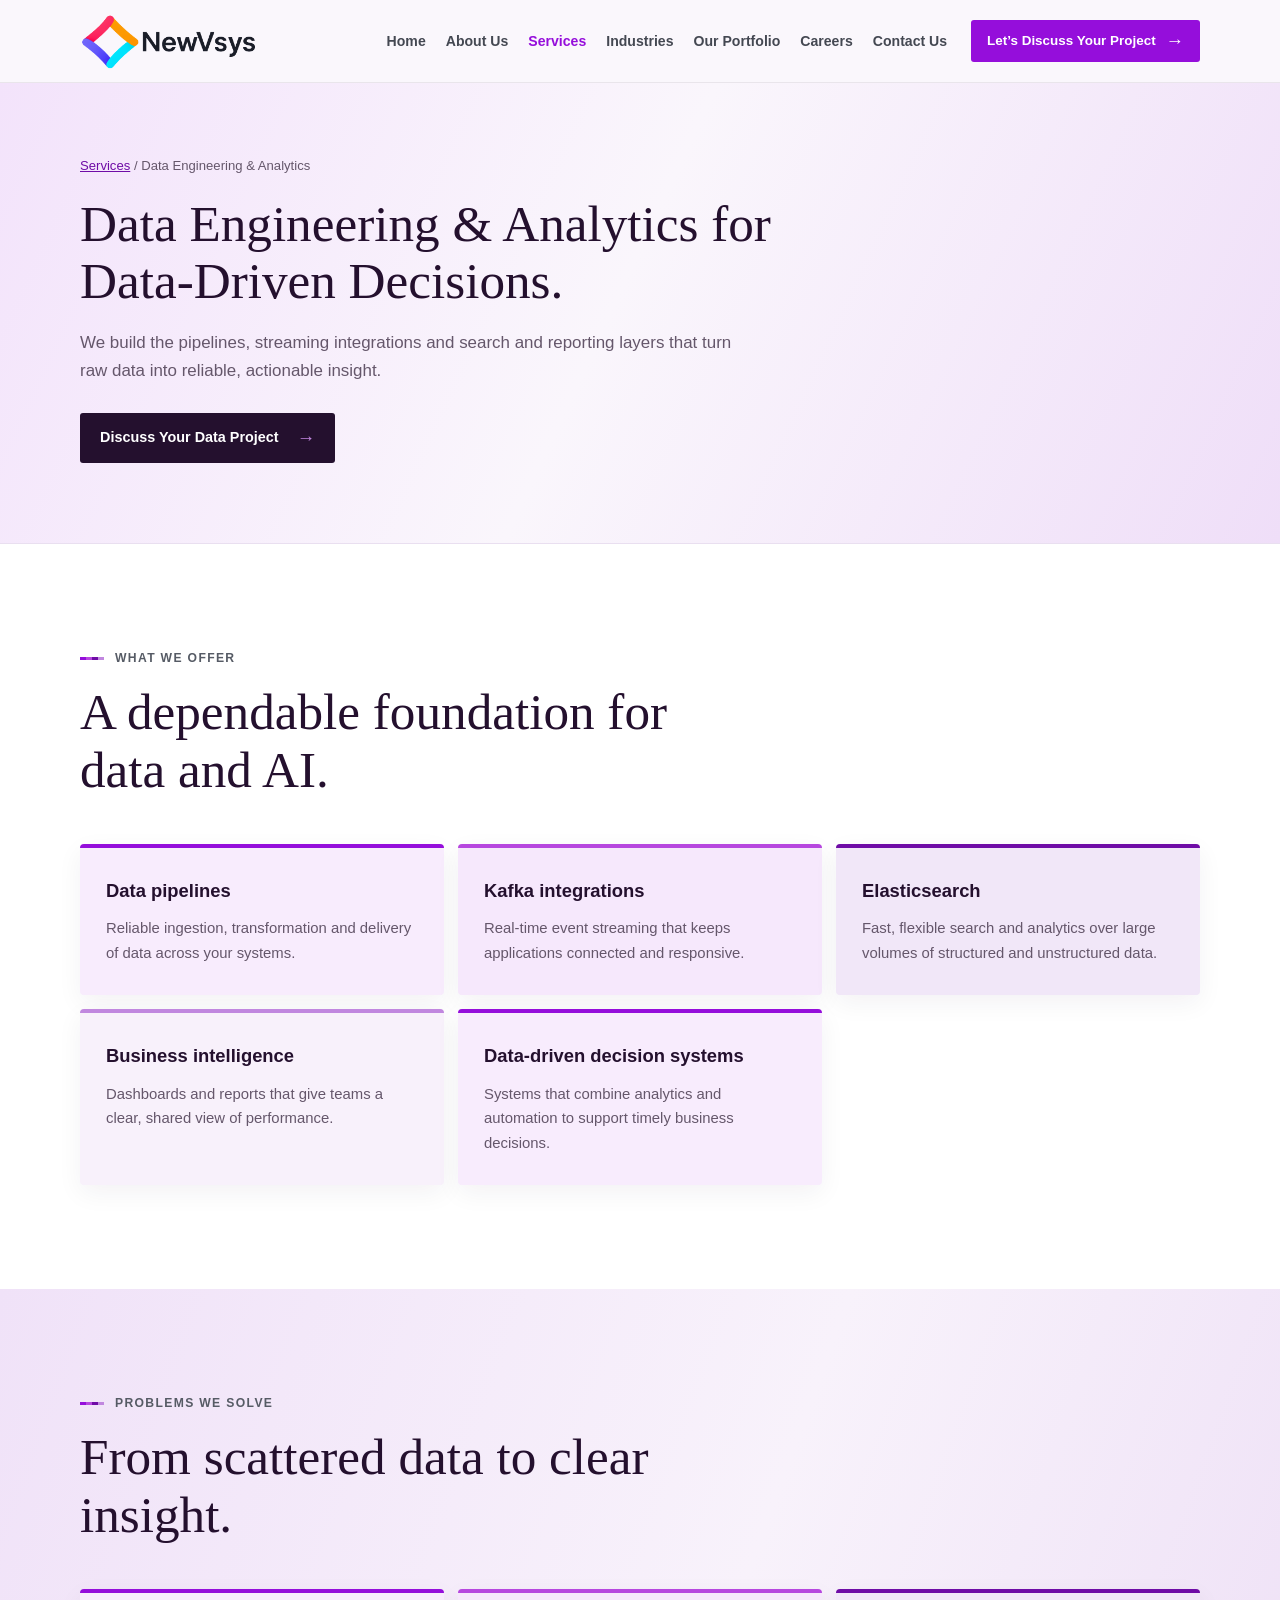
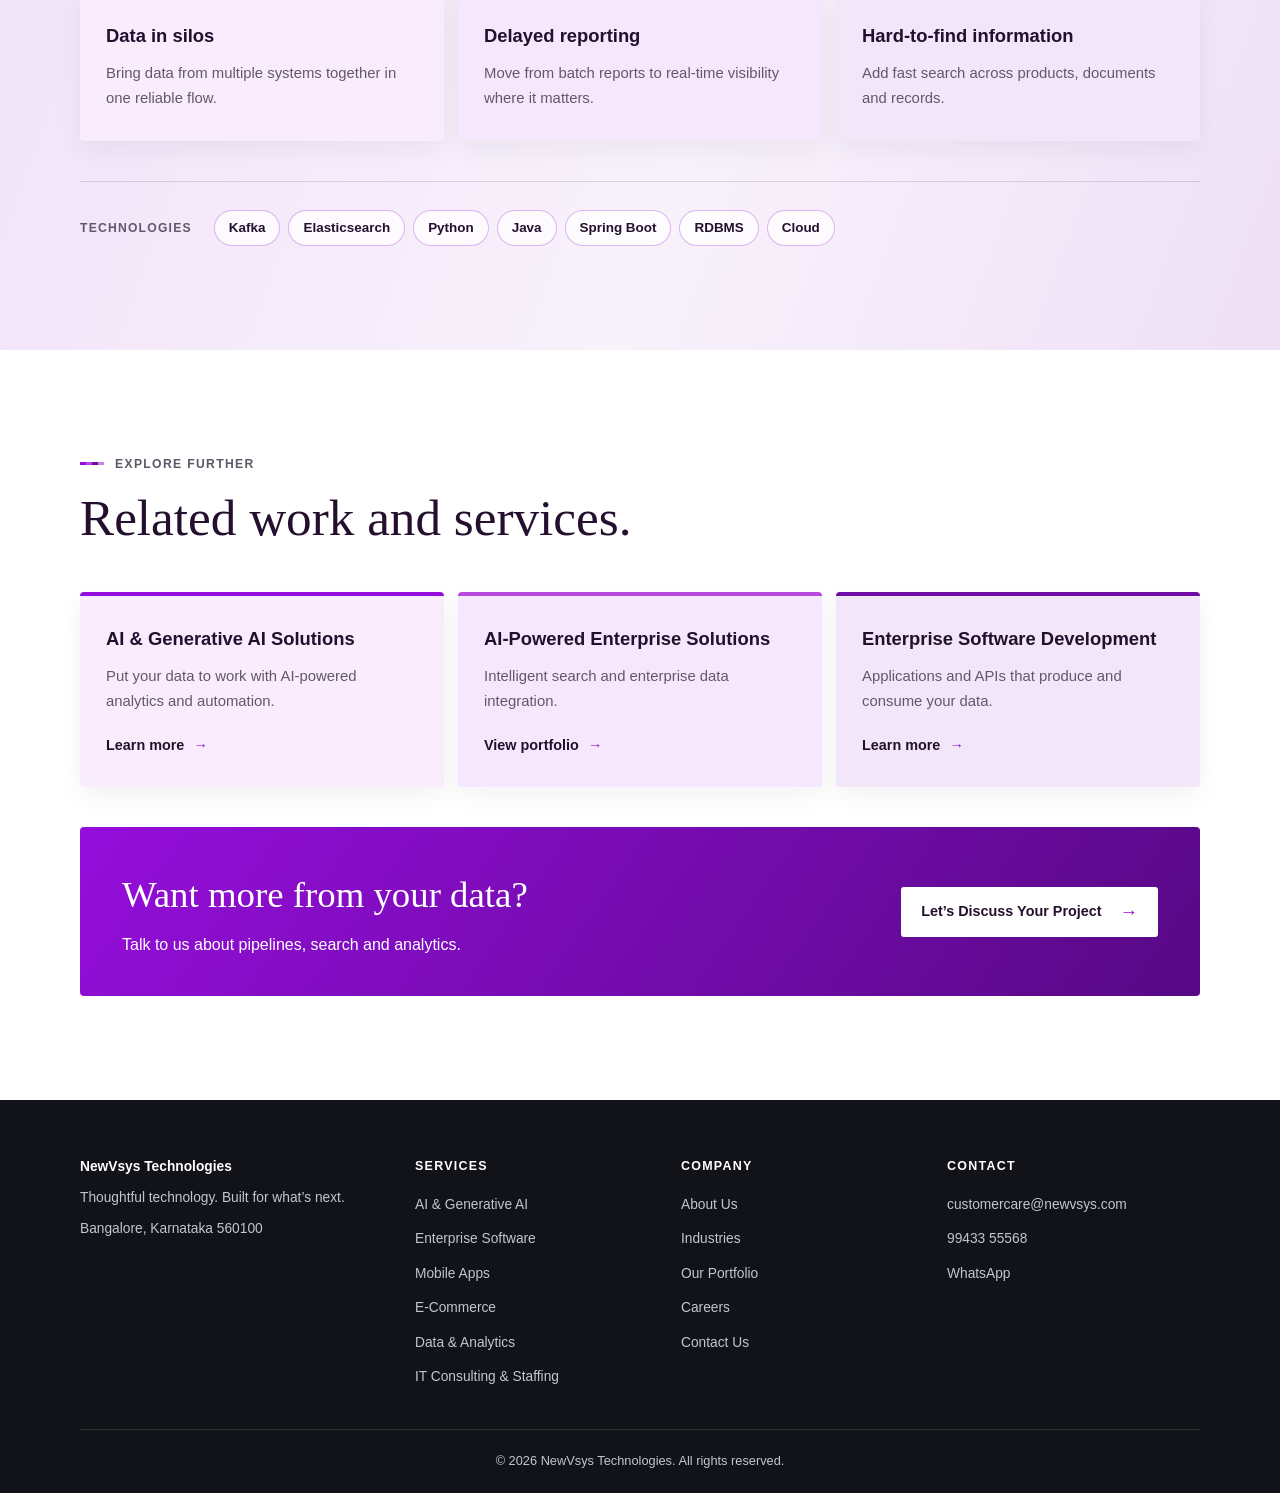
<file: data-engineering-analytics.html>
<!DOCTYPE html>
<html lang="en">
<head>
  <meta charset="UTF-8" />
  <meta name="viewport" content="width=device-width, initial-scale=1.0"/>
  <title>Data Engineering &amp; Analytics | Kafka, Elasticsearch, BI | NewVsys</title>
  <meta name="description" content="NewVsys provides data engineering and analytics services: data pipelines, Kafka integrations, Elasticsearch search, business intelligence and data-driven decision systems." />
  <link rel="canonical" href="https://www.newvsys.com/data-engineering-analytics.html" />
  <meta property="og:type" content="website" />
  <meta property="og:site_name" content="NewVsys Technologies" />
  <meta property="og:title" content="Data Engineering &amp; Analytics | NewVsys" />
  <meta property="og:description" content="Data pipelines, Kafka integrations, Elasticsearch, business intelligence and decision systems." />
  <meta property="og:url" content="https://www.newvsys.com/data-engineering-analytics.html" />
  <meta property="og:image" content="https://www.newvsys.com/logo.png" />
  <meta name="theme-color" content="#950edb" />
  <link rel="stylesheet" href="styles.css" />
  <script type="application/ld+json">
  {
    "@context": "https://schema.org",
    "@type": "Service",
    "name": "Data Engineering & Analytics",
    "serviceType": "Data engineering",
    "description": "Data pipelines, Kafka integrations, Elasticsearch, business intelligence and data-driven decision systems.",
    "provider": { "@type": "Organization", "name": "NewVsys Technologies", "url": "https://www.newvsys.com/" },
    "areaServed": "IN",
    "url": "https://www.newvsys.com/data-engineering-analytics.html"
  }
  </script>
</head>
<body>
  <a class="skip-link" href="#main">Skip to content</a>
  <header class="navbar">
    <div class="container">
      <a class="brand" href="index.html" aria-label="NewVsys home">
        <img src="logo.png" alt="NewVsys" class="logo" />
      </a>
      <button class="nav-toggle" type="button" aria-expanded="false" aria-controls="site-nav" aria-label="Toggle menu"><span></span><span></span><span></span></button>
      <nav id="site-nav" class="site-nav" aria-label="Main navigation">
        <ul class="nav-links">
          <li><a href="index.html">Home</a></li>
          <li><a href="about.html">About Us</a></li>
          <li><a href="services.html" aria-current="page">Services</a></li>
          <li><a href="industries.html">Industries</a></li>
          <li><a href="portfolio.html">Our Portfolio</a></li>
          <li><a href="careers.html">Careers</a></li>
          <li><a href="contact.html">Contact Us</a></li>
        </ul>
        <a class="btn nav-cta" href="contact.html" data-track="project_enquiry_click">Let’s Discuss Your Project <span aria-hidden="true">→</span></a>
      </nav>
    </div>
  </header>

  <main id="main">
    <section class="page-hero">
      <div class="container">
        <p class="breadcrumb"><a href="services.html">Services</a> / Data Engineering &amp; Analytics</p>
        <h1>Data Engineering &amp; Analytics for Data-Driven Decisions.</h1>
        <p class="lead">We build the pipelines, streaming integrations and search and reporting layers that turn raw data into reliable, actionable insight.</p>
        <a class="btn" href="contact.html" data-track="project_enquiry_click">Discuss Your Data Project <span aria-hidden="true">→</span></a>
      </div>
    </section>

    <section class="section-pad section-white">
      <div class="container">
        <div class="section-heading">
          <div>
            <p class="eyebrow"><span></span> What we offer</p>
            <h2>A dependable foundation for data and AI.</h2>
          </div>
        </div>
        <div class="card-grid">
          <article class="card"><h3>Data pipelines</h3><p>Reliable ingestion, transformation and delivery of data across your systems.</p></article>
          <article class="card"><h3>Kafka integrations</h3><p>Real-time event streaming that keeps applications connected and responsive.</p></article>
          <article class="card"><h3>Elasticsearch</h3><p>Fast, flexible search and analytics over large volumes of structured and unstructured data.</p></article>
          <article class="card"><h3>Business intelligence</h3><p>Dashboards and reports that give teams a clear, shared view of performance.</p></article>
          <article class="card"><h3>Data-driven decision systems</h3><p>Systems that combine analytics and automation to support timely business decisions.</p></article>
        </div>
      </div>
    </section>

    <section class="section-pad section-tint">
      <div class="container">
        <div class="section-heading">
          <div>
            <p class="eyebrow"><span></span> Problems we solve</p>
            <h2>From scattered data to clear insight.</h2>
          </div>
        </div>
        <div class="card-grid">
          <article class="card"><h3>Data in silos</h3><p>Bring data from multiple systems together in one reliable flow.</p></article>
          <article class="card"><h3>Delayed reporting</h3><p>Move from batch reports to real-time visibility where it matters.</p></article>
          <article class="card"><h3>Hard-to-find information</h3><p>Add fast search across products, documents and records.</p></article>
        </div>
        <div class="tech-stack">
          <p>Technologies</p>
          <ul><li>Kafka</li><li>Elasticsearch</li><li>Python</li><li>Java</li><li>Spring Boot</li><li>RDBMS</li><li>Cloud</li></ul>
        </div>
      </div>
    </section>

    <section class="section-pad section-white">
      <div class="container">
        <div class="section-heading">
          <div>
            <p class="eyebrow"><span></span> Explore further</p>
            <h2>Related work and services.</h2>
          </div>
        </div>
        <div class="card-grid">
          <a class="card" href="ai-solutions.html"><h3>AI &amp; Generative AI Solutions</h3><p>Put your data to work with AI-powered analytics and automation.</p><span class="card-link">Learn more <span aria-hidden="true">→</span></span></a>
          <a class="card" href="portfolio.html#ai-enterprise"><h3>AI-Powered Enterprise Solutions</h3><p>Intelligent search and enterprise data integration.</p><span class="card-link">View portfolio <span aria-hidden="true">→</span></span></a>
          <a class="card" href="enterprise-software-development.html"><h3>Enterprise Software Development</h3><p>Applications and APIs that produce and consume your data.</p><span class="card-link">Learn more <span aria-hidden="true">→</span></span></a>
        </div>
        <div class="cta-band" style="margin-top:40px">
          <div><h2>Want more from your data?</h2><p>Talk to us about pipelines, search and analytics.</p></div>
          <a class="btn" href="contact.html" data-track="project_enquiry_click">Let’s Discuss Your Project <span aria-hidden="true">→</span></a>
        </div>
      </div>
    </section>
  </main>

  <footer class="footer">
    <div class="container footer-grid">
      <div>
        <p class="footer-brand">NewVsys Technologies</p>
        <p>Thoughtful technology. Built for what’s next.</p>
        <p>Bangalore, Karnataka 560100</p>
      </div>
      <div>
        <h2>Services</h2>
        <ul>
          <li><a href="ai-solutions.html">AI &amp; Generative AI</a></li>
          <li><a href="enterprise-software-development.html">Enterprise Software</a></li>
          <li><a href="mobile-app-development.html">Mobile Apps</a></li>
          <li><a href="ecommerce-development.html">E-Commerce</a></li>
          <li><a href="data-engineering-analytics.html">Data &amp; Analytics</a></li>
          <li><a href="it-consulting-staffing.html">IT Consulting &amp; Staffing</a></li>
        </ul>
      </div>
      <div>
        <h2>Company</h2>
        <ul>
          <li><a href="about.html">About Us</a></li>
          <li><a href="industries.html">Industries</a></li>
          <li><a href="portfolio.html">Our Portfolio</a></li>
          <li><a href="careers.html">Careers</a></li>
          <li><a href="contact.html">Contact Us</a></li>
        </ul>
      </div>
      <div>
        <h2>Contact</h2>
        <ul>
          <li><a href="mailto:customercare@newvsys.com">customercare@newvsys.com</a></li>
          <li><a href="tel:+919943355568">99433 55568</a></li>
          <li><a href="https://wa.me/919943355568" rel="noopener">WhatsApp</a></li>
        </ul>
      </div>
    </div>
    <div class="container footer-bottom"><p>© 2026 NewVsys Technologies. All rights reserved.</p></div>
  </footer>
  <script src="script.js" defer></script>
</body>
</html>
</file>
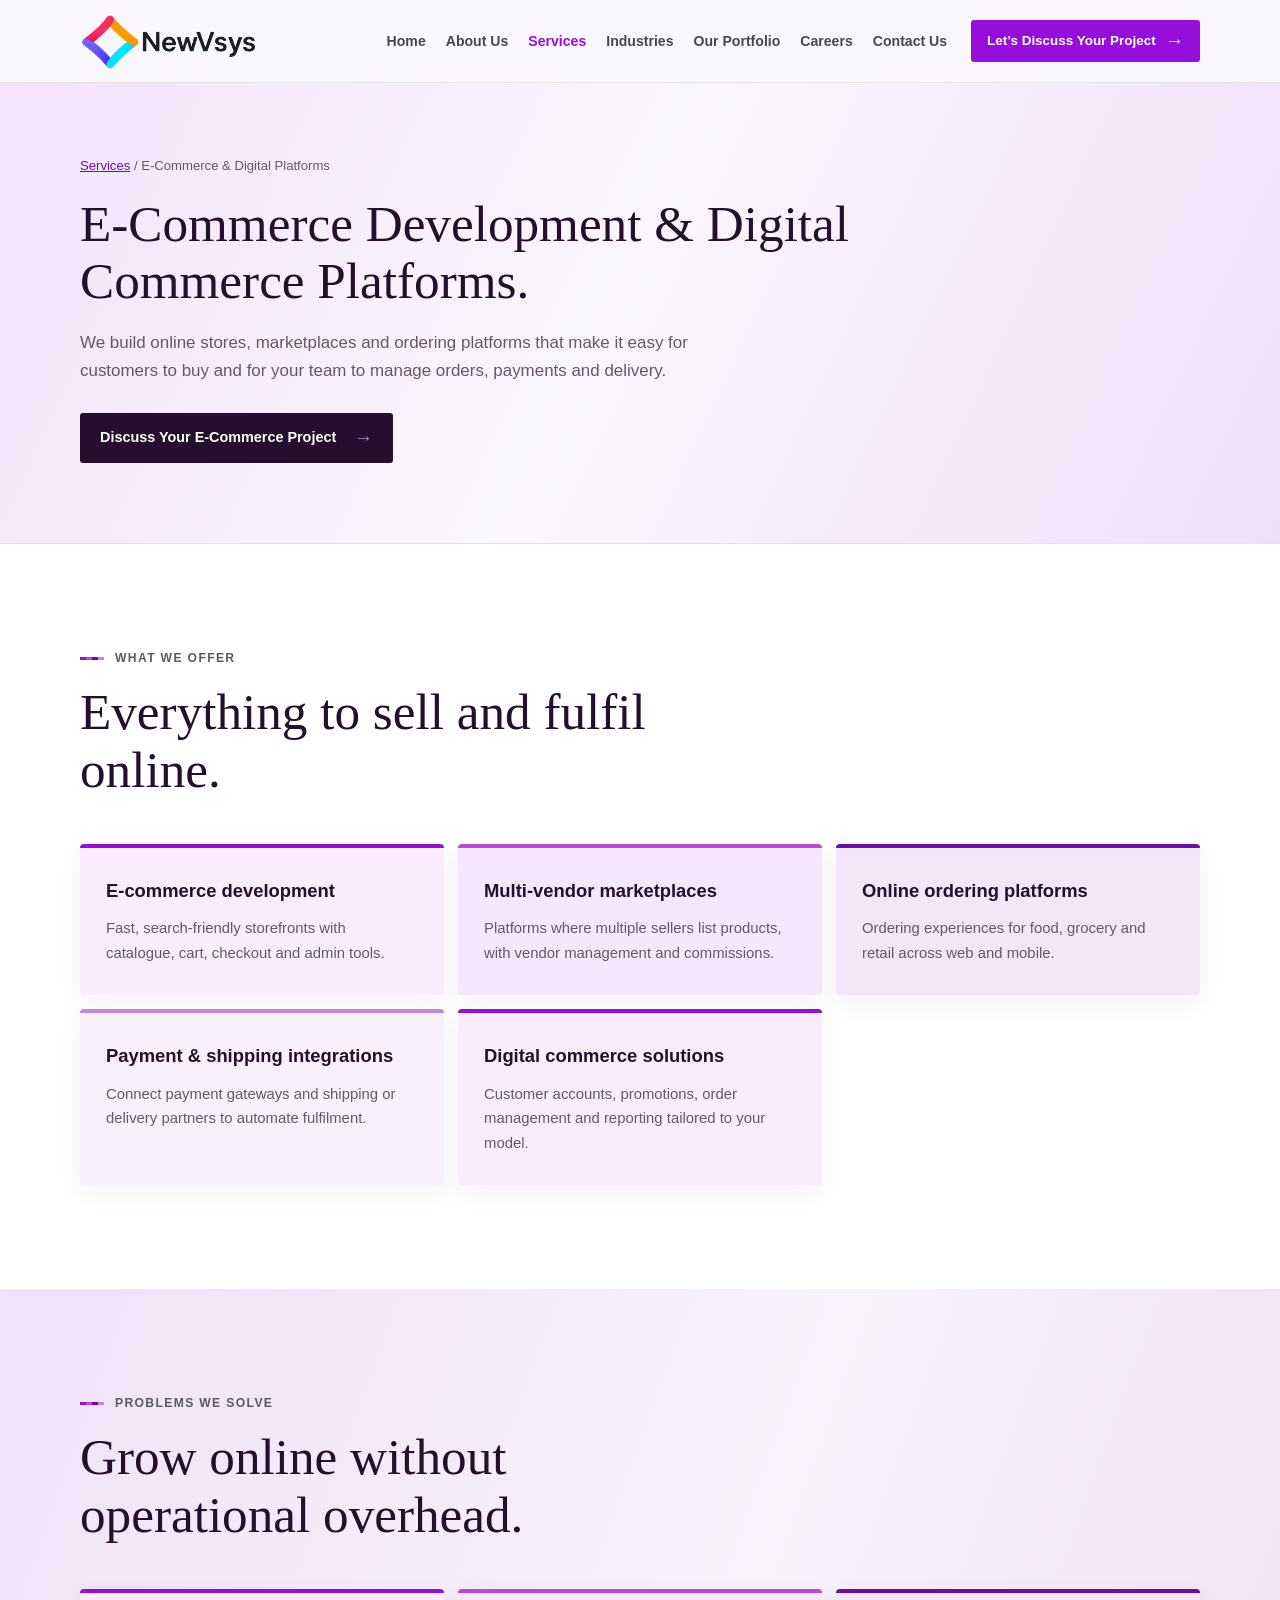
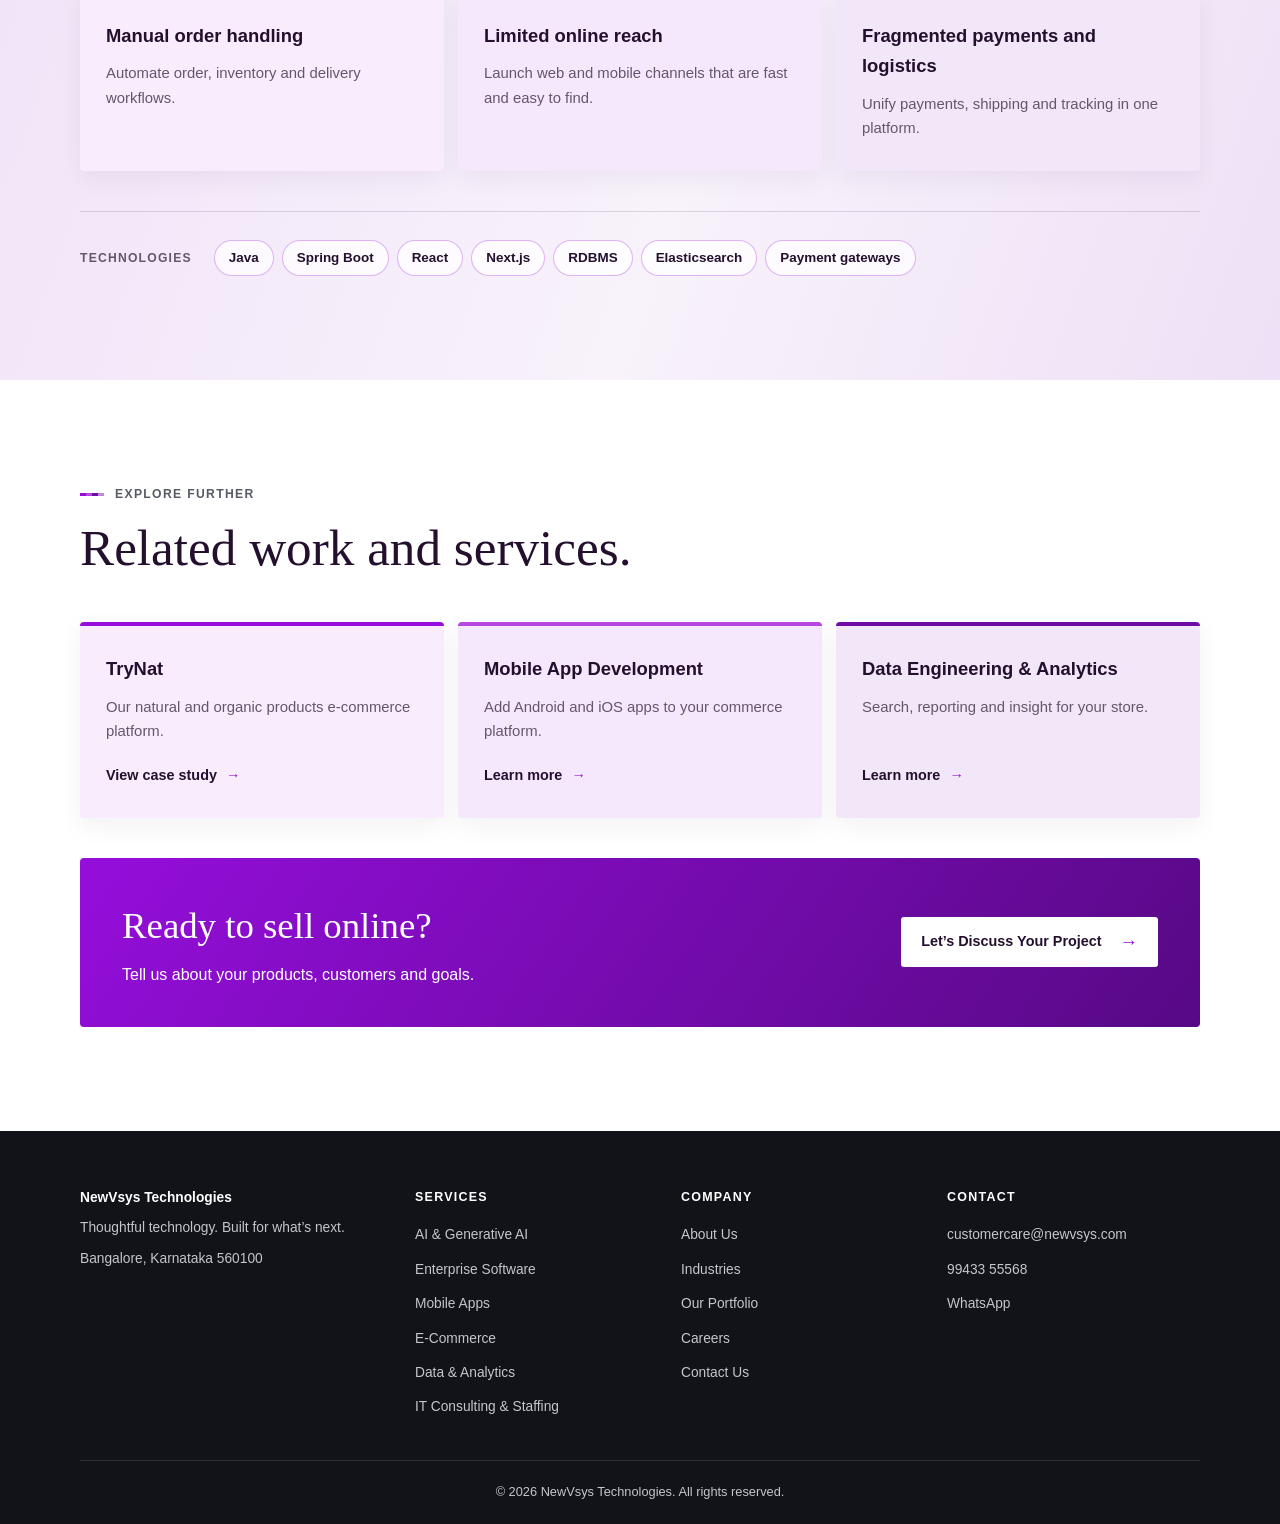
<file: ecommerce-development.html>
<!DOCTYPE html>
<html lang="en">
<head>
  <meta charset="UTF-8" />
  <meta name="viewport" content="width=device-width, initial-scale=1.0"/>
  <title>E-Commerce Development Company | Marketplaces &amp; Online Ordering | NewVsys</title>
  <meta name="description" content="NewVsys is an e-commerce development company building online stores, multi-vendor marketplaces, online ordering platforms and payment and shipping integrations." />
  <link rel="canonical" href="https://www.newvsys.com/ecommerce-development.html" />
  <meta property="og:type" content="website" />
  <meta property="og:site_name" content="NewVsys Technologies" />
  <meta property="og:title" content="E-Commerce Development Company | NewVsys" />
  <meta property="og:description" content="Online stores, multi-vendor marketplaces, online ordering and digital commerce platforms." />
  <meta property="og:url" content="https://www.newvsys.com/ecommerce-development.html" />
  <meta property="og:image" content="https://www.newvsys.com/logo.png" />
  <meta name="theme-color" content="#950edb" />
  <link rel="stylesheet" href="styles.css" />
  <script type="application/ld+json">
  {
    "@context": "https://schema.org",
    "@type": "Service",
    "name": "E-Commerce & Digital Platforms",
    "serviceType": "E-commerce development",
    "description": "E-commerce development, multi-vendor marketplaces, online ordering platforms and payment and shipping integrations.",
    "provider": { "@type": "Organization", "name": "NewVsys Technologies", "url": "https://www.newvsys.com/" },
    "areaServed": "IN",
    "url": "https://www.newvsys.com/ecommerce-development.html"
  }
  </script>
</head>
<body>
  <a class="skip-link" href="#main">Skip to content</a>
  <header class="navbar">
    <div class="container">
      <a class="brand" href="index.html" aria-label="NewVsys home">
        <img src="logo.png" alt="NewVsys" class="logo" />
      </a>
      <button class="nav-toggle" type="button" aria-expanded="false" aria-controls="site-nav" aria-label="Toggle menu"><span></span><span></span><span></span></button>
      <nav id="site-nav" class="site-nav" aria-label="Main navigation">
        <ul class="nav-links">
          <li><a href="index.html">Home</a></li>
          <li><a href="about.html">About Us</a></li>
          <li><a href="services.html" aria-current="page">Services</a></li>
          <li><a href="industries.html">Industries</a></li>
          <li><a href="portfolio.html">Our Portfolio</a></li>
          <li><a href="careers.html">Careers</a></li>
          <li><a href="contact.html">Contact Us</a></li>
        </ul>
        <a class="btn nav-cta" href="contact.html" data-track="project_enquiry_click">Let’s Discuss Your Project <span aria-hidden="true">→</span></a>
      </nav>
    </div>
  </header>

  <main id="main">
    <section class="page-hero">
      <div class="container">
        <p class="breadcrumb"><a href="services.html">Services</a> / E-Commerce &amp; Digital Platforms</p>
        <h1>E-Commerce Development &amp; Digital Commerce Platforms.</h1>
        <p class="lead">We build online stores, marketplaces and ordering platforms that make it easy for customers to buy and for your team to manage orders, payments and delivery.</p>
        <a class="btn" href="contact.html" data-track="project_enquiry_click">Discuss Your E-Commerce Project <span aria-hidden="true">→</span></a>
      </div>
    </section>

    <section class="section-pad section-white">
      <div class="container">
        <div class="section-heading">
          <div>
            <p class="eyebrow"><span></span> What we offer</p>
            <h2>Everything to sell and fulfil online.</h2>
          </div>
        </div>
        <div class="card-grid">
          <article class="card"><h3>E-commerce development</h3><p>Fast, search-friendly storefronts with catalogue, cart, checkout and admin tools.</p></article>
          <article class="card"><h3>Multi-vendor marketplaces</h3><p>Platforms where multiple sellers list products, with vendor management and commissions.</p></article>
          <article class="card"><h3>Online ordering platforms</h3><p>Ordering experiences for food, grocery and retail across web and mobile.</p></article>
          <article class="card"><h3>Payment &amp; shipping integrations</h3><p>Connect payment gateways and shipping or delivery partners to automate fulfilment.</p></article>
          <article class="card"><h3>Digital commerce solutions</h3><p>Customer accounts, promotions, order management and reporting tailored to your model.</p></article>
        </div>
      </div>
    </section>

    <section class="section-pad section-tint">
      <div class="container">
        <div class="section-heading">
          <div>
            <p class="eyebrow"><span></span> Problems we solve</p>
            <h2>Grow online without operational overhead.</h2>
          </div>
        </div>
        <div class="card-grid">
          <article class="card"><h3>Manual order handling</h3><p>Automate order, inventory and delivery workflows.</p></article>
          <article class="card"><h3>Limited online reach</h3><p>Launch web and mobile channels that are fast and easy to find.</p></article>
          <article class="card"><h3>Fragmented payments and logistics</h3><p>Unify payments, shipping and tracking in one platform.</p></article>
        </div>
        <div class="tech-stack">
          <p>Technologies</p>
          <ul><li>Java</li><li>Spring Boot</li><li>React</li><li>Next.js</li><li>RDBMS</li><li>Elasticsearch</li><li>Payment gateways</li></ul>
        </div>
      </div>
    </section>

    <section class="section-pad section-white">
      <div class="container">
        <div class="section-heading">
          <div>
            <p class="eyebrow"><span></span> Explore further</p>
            <h2>Related work and services.</h2>
          </div>
        </div>
        <div class="card-grid">
          <a class="card" href="portfolio.html#trynat"><h3>TryNat</h3><p>Our natural and organic products e-commerce platform.</p><span class="card-link">View case study <span aria-hidden="true">→</span></span></a>
          <a class="card" href="mobile-app-development.html"><h3>Mobile App Development</h3><p>Add Android and iOS apps to your commerce platform.</p><span class="card-link">Learn more <span aria-hidden="true">→</span></span></a>
          <a class="card" href="data-engineering-analytics.html"><h3>Data Engineering &amp; Analytics</h3><p>Search, reporting and insight for your store.</p><span class="card-link">Learn more <span aria-hidden="true">→</span></span></a>
        </div>
        <div class="cta-band" style="margin-top:40px">
          <div><h2>Ready to sell online?</h2><p>Tell us about your products, customers and goals.</p></div>
          <a class="btn" href="contact.html" data-track="project_enquiry_click">Let’s Discuss Your Project <span aria-hidden="true">→</span></a>
        </div>
      </div>
    </section>
  </main>

  <footer class="footer">
    <div class="container footer-grid">
      <div>
        <p class="footer-brand">NewVsys Technologies</p>
        <p>Thoughtful technology. Built for what’s next.</p>
        <p>Bangalore, Karnataka 560100</p>
      </div>
      <div>
        <h2>Services</h2>
        <ul>
          <li><a href="ai-solutions.html">AI &amp; Generative AI</a></li>
          <li><a href="enterprise-software-development.html">Enterprise Software</a></li>
          <li><a href="mobile-app-development.html">Mobile Apps</a></li>
          <li><a href="ecommerce-development.html">E-Commerce</a></li>
          <li><a href="data-engineering-analytics.html">Data &amp; Analytics</a></li>
          <li><a href="it-consulting-staffing.html">IT Consulting &amp; Staffing</a></li>
        </ul>
      </div>
      <div>
        <h2>Company</h2>
        <ul>
          <li><a href="about.html">About Us</a></li>
          <li><a href="industries.html">Industries</a></li>
          <li><a href="portfolio.html">Our Portfolio</a></li>
          <li><a href="careers.html">Careers</a></li>
          <li><a href="contact.html">Contact Us</a></li>
        </ul>
      </div>
      <div>
        <h2>Contact</h2>
        <ul>
          <li><a href="mailto:customercare@newvsys.com">customercare@newvsys.com</a></li>
          <li><a href="tel:+919943355568">99433 55568</a></li>
          <li><a href="https://wa.me/919943355568" rel="noopener">WhatsApp</a></li>
        </ul>
      </div>
    </div>
    <div class="container footer-bottom"><p>© 2026 NewVsys Technologies. All rights reserved.</p></div>
  </footer>
  <script src="script.js" defer></script>
</body>
</html>
</file>
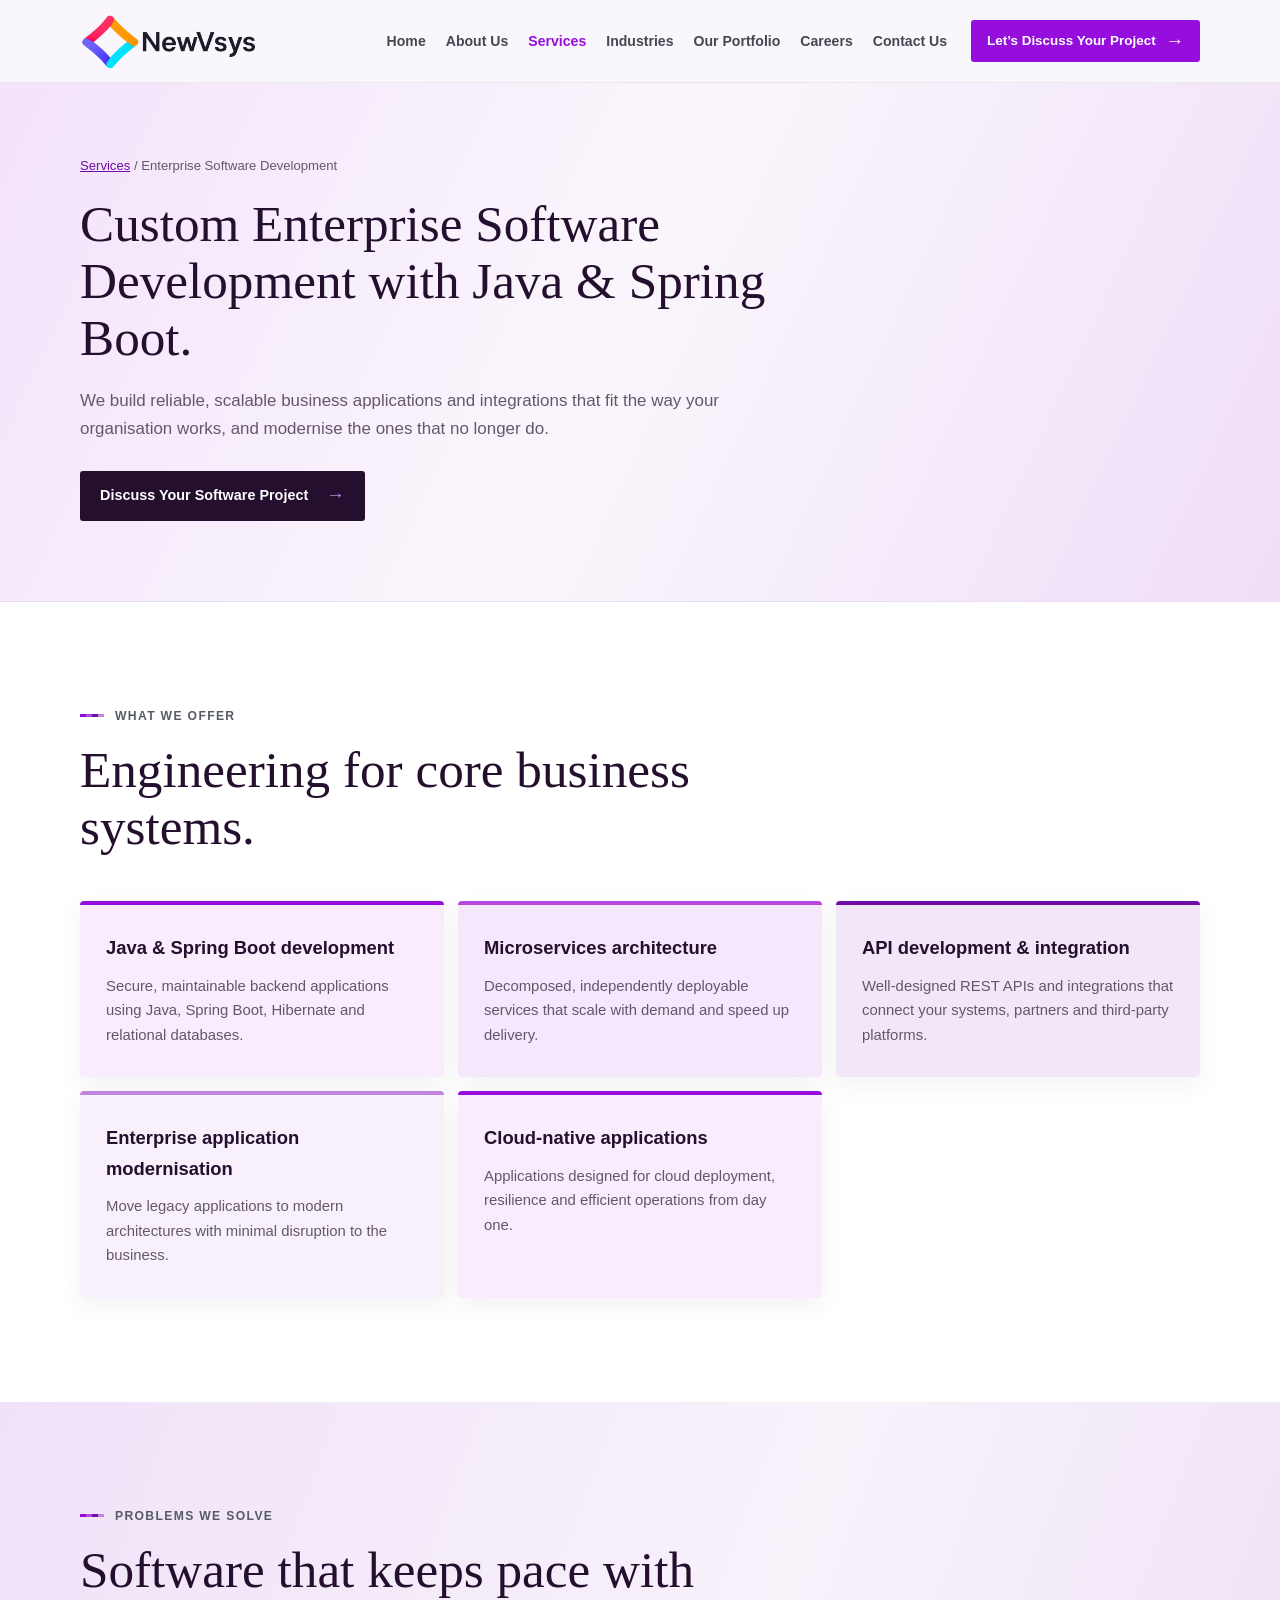
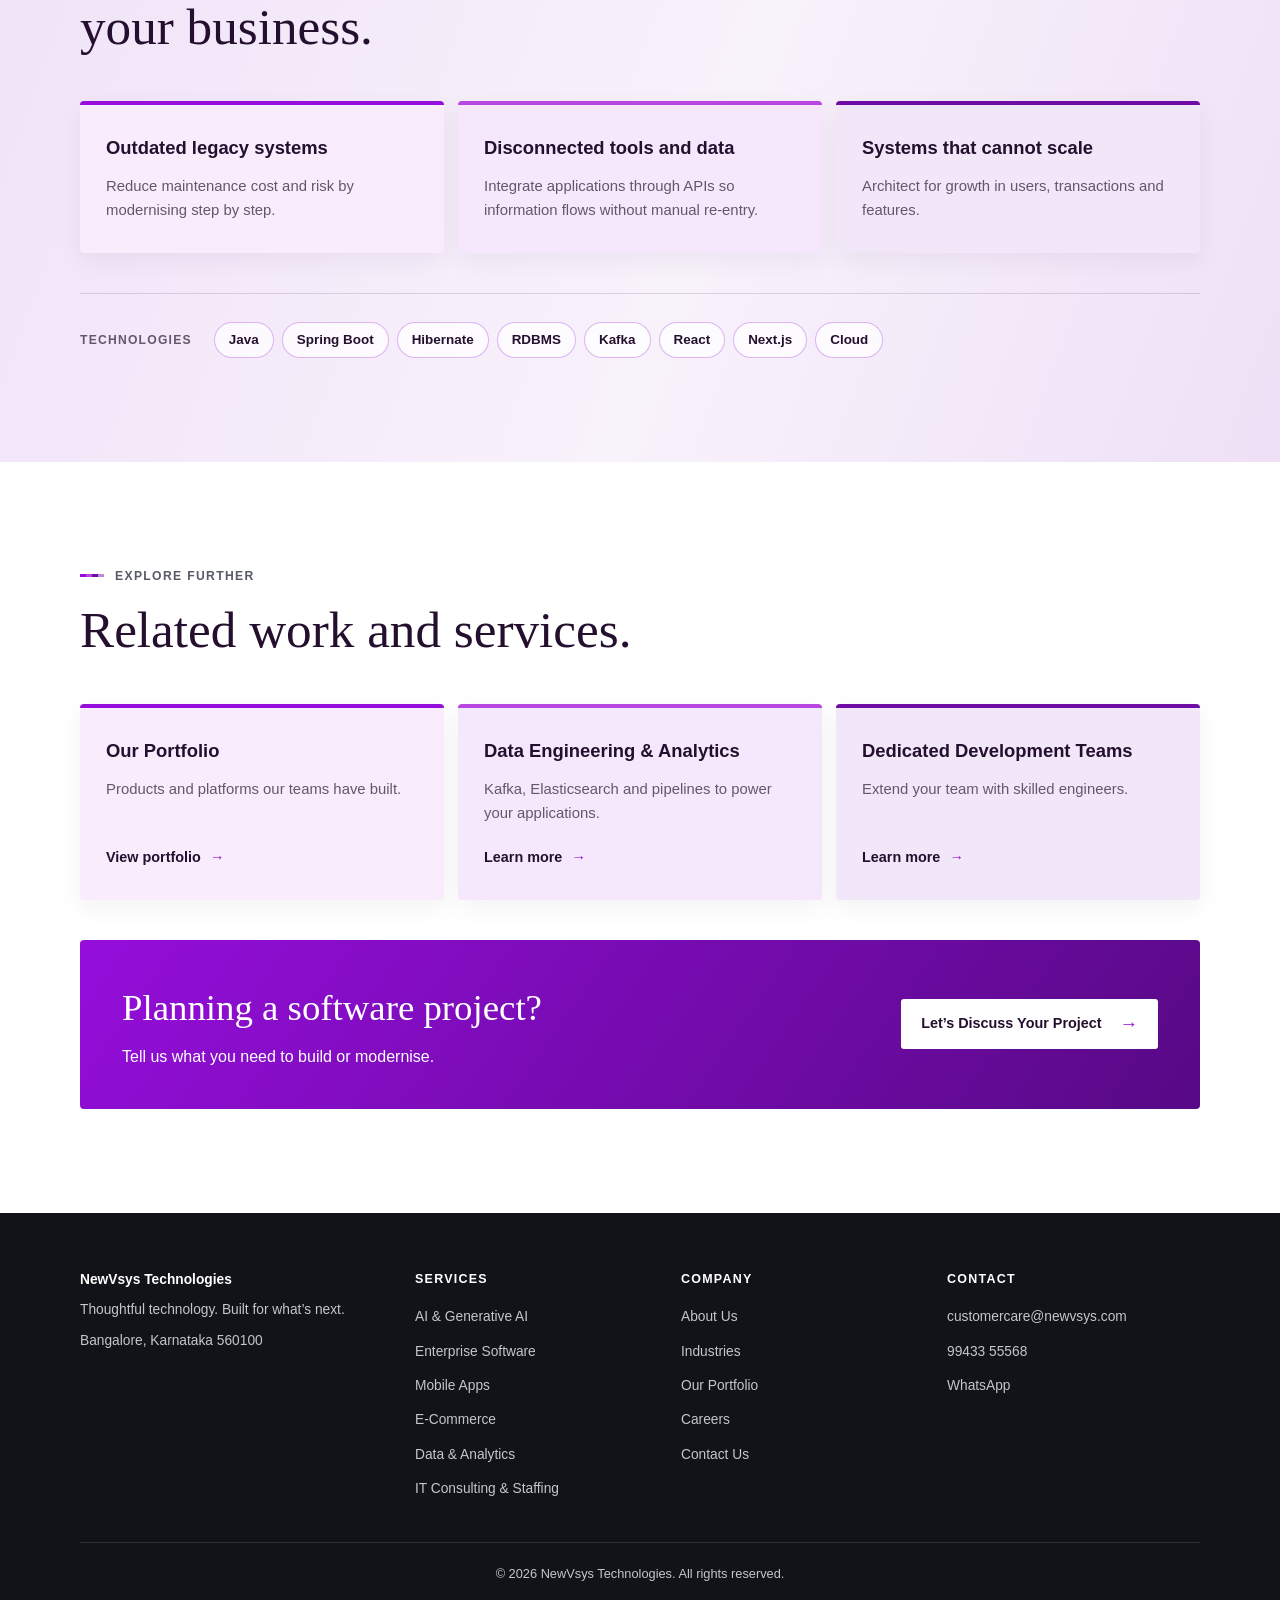
<file: enterprise-software-development.html>
<!DOCTYPE html>
<html lang="en">
<head>
  <meta charset="UTF-8" />
  <meta name="viewport" content="width=device-width, initial-scale=1.0"/>
  <title>Java Spring Boot Development &amp; Custom Software Development India | NewVsys</title>
  <meta name="description" content="NewVsys is a software development company in India offering Java and Spring Boot development, microservices, API integration, enterprise modernisation and cloud-native custom software." />
  <link rel="canonical" href="https://www.newvsys.com/enterprise-software-development.html" />
  <meta property="og:type" content="website" />
  <meta property="og:site_name" content="NewVsys Technologies" />
  <meta property="og:title" content="Java Spring Boot &amp; Custom Software Development | NewVsys" />
  <meta property="og:description" content="Java and Spring Boot, microservices, API integration, modernisation and cloud-native applications." />
  <meta property="og:url" content="https://www.newvsys.com/enterprise-software-development.html" />
  <meta property="og:image" content="https://www.newvsys.com/logo.png" />
  <meta name="theme-color" content="#950edb" />
  <link rel="stylesheet" href="styles.css" />
  <script type="application/ld+json">
  {
    "@context": "https://schema.org",
    "@type": "Service",
    "name": "Enterprise Software Development",
    "serviceType": "Custom software development",
    "description": "Java and Spring Boot development, microservices architecture, API integration, enterprise application modernisation and cloud-native applications.",
    "provider": { "@type": "Organization", "name": "NewVsys Technologies", "url": "https://www.newvsys.com/" },
    "areaServed": "IN",
    "url": "https://www.newvsys.com/enterprise-software-development.html"
  }
  </script>
</head>
<body>
  <a class="skip-link" href="#main">Skip to content</a>
  <header class="navbar">
    <div class="container">
      <a class="brand" href="index.html" aria-label="NewVsys home">
        <img src="logo.png" alt="NewVsys" class="logo" />
      </a>
      <button class="nav-toggle" type="button" aria-expanded="false" aria-controls="site-nav" aria-label="Toggle menu"><span></span><span></span><span></span></button>
      <nav id="site-nav" class="site-nav" aria-label="Main navigation">
        <ul class="nav-links">
          <li><a href="index.html">Home</a></li>
          <li><a href="about.html">About Us</a></li>
          <li><a href="services.html" aria-current="page">Services</a></li>
          <li><a href="industries.html">Industries</a></li>
          <li><a href="portfolio.html">Our Portfolio</a></li>
          <li><a href="careers.html">Careers</a></li>
          <li><a href="contact.html">Contact Us</a></li>
        </ul>
        <a class="btn nav-cta" href="contact.html" data-track="project_enquiry_click">Let’s Discuss Your Project <span aria-hidden="true">→</span></a>
      </nav>
    </div>
  </header>

  <main id="main">
    <section class="page-hero">
      <div class="container">
        <p class="breadcrumb"><a href="services.html">Services</a> / Enterprise Software Development</p>
        <h1>Custom Enterprise Software Development with Java &amp; Spring Boot.</h1>
        <p class="lead">We build reliable, scalable business applications and integrations that fit the way your organisation works, and modernise the ones that no longer do.</p>
        <a class="btn" href="contact.html" data-track="project_enquiry_click">Discuss Your Software Project <span aria-hidden="true">→</span></a>
      </div>
    </section>

    <section class="section-pad section-white">
      <div class="container">
        <div class="section-heading">
          <div>
            <p class="eyebrow"><span></span> What we offer</p>
            <h2>Engineering for core business systems.</h2>
          </div>
        </div>
        <div class="card-grid">
          <article class="card"><h3>Java &amp; Spring Boot development</h3><p>Secure, maintainable backend applications using Java, Spring Boot, Hibernate and relational databases.</p></article>
          <article class="card"><h3>Microservices architecture</h3><p>Decomposed, independently deployable services that scale with demand and speed up delivery.</p></article>
          <article class="card"><h3>API development &amp; integration</h3><p>Well-designed REST APIs and integrations that connect your systems, partners and third-party platforms.</p></article>
          <article class="card"><h3>Enterprise application modernisation</h3><p>Move legacy applications to modern architectures with minimal disruption to the business.</p></article>
          <article class="card"><h3>Cloud-native applications</h3><p>Applications designed for cloud deployment, resilience and efficient operations from day one.</p></article>
        </div>
      </div>
    </section>

    <section class="section-pad section-tint">
      <div class="container">
        <div class="section-heading">
          <div>
            <p class="eyebrow"><span></span> Problems we solve</p>
            <h2>Software that keeps pace with your business.</h2>
          </div>
        </div>
        <div class="card-grid">
          <article class="card"><h3>Outdated legacy systems</h3><p>Reduce maintenance cost and risk by modernising step by step.</p></article>
          <article class="card"><h3>Disconnected tools and data</h3><p>Integrate applications through APIs so information flows without manual re-entry.</p></article>
          <article class="card"><h3>Systems that cannot scale</h3><p>Architect for growth in users, transactions and features.</p></article>
        </div>
        <div class="tech-stack">
          <p>Technologies</p>
          <ul><li>Java</li><li>Spring Boot</li><li>Hibernate</li><li>RDBMS</li><li>Kafka</li><li>React</li><li>Next.js</li><li>Cloud</li></ul>
        </div>
      </div>
    </section>

    <section class="section-pad section-white">
      <div class="container">
        <div class="section-heading">
          <div>
            <p class="eyebrow"><span></span> Explore further</p>
            <h2>Related work and services.</h2>
          </div>
        </div>
        <div class="card-grid">
          <a class="card" href="portfolio.html"><h3>Our Portfolio</h3><p>Products and platforms our teams have built.</p><span class="card-link">View portfolio <span aria-hidden="true">→</span></span></a>
          <a class="card" href="data-engineering-analytics.html"><h3>Data Engineering &amp; Analytics</h3><p>Kafka, Elasticsearch and pipelines to power your applications.</p><span class="card-link">Learn more <span aria-hidden="true">→</span></span></a>
          <a class="card" href="it-consulting-staffing.html"><h3>Dedicated Development Teams</h3><p>Extend your team with skilled engineers.</p><span class="card-link">Learn more <span aria-hidden="true">→</span></span></a>
        </div>
        <div class="cta-band" style="margin-top:40px">
          <div><h2>Planning a software project?</h2><p>Tell us what you need to build or modernise.</p></div>
          <a class="btn" href="contact.html" data-track="project_enquiry_click">Let’s Discuss Your Project <span aria-hidden="true">→</span></a>
        </div>
      </div>
    </section>
  </main>

  <footer class="footer">
    <div class="container footer-grid">
      <div>
        <p class="footer-brand">NewVsys Technologies</p>
        <p>Thoughtful technology. Built for what’s next.</p>
        <p>Bangalore, Karnataka 560100</p>
      </div>
      <div>
        <h2>Services</h2>
        <ul>
          <li><a href="ai-solutions.html">AI &amp; Generative AI</a></li>
          <li><a href="enterprise-software-development.html">Enterprise Software</a></li>
          <li><a href="mobile-app-development.html">Mobile Apps</a></li>
          <li><a href="ecommerce-development.html">E-Commerce</a></li>
          <li><a href="data-engineering-analytics.html">Data &amp; Analytics</a></li>
          <li><a href="it-consulting-staffing.html">IT Consulting &amp; Staffing</a></li>
        </ul>
      </div>
      <div>
        <h2>Company</h2>
        <ul>
          <li><a href="about.html">About Us</a></li>
          <li><a href="industries.html">Industries</a></li>
          <li><a href="portfolio.html">Our Portfolio</a></li>
          <li><a href="careers.html">Careers</a></li>
          <li><a href="contact.html">Contact Us</a></li>
        </ul>
      </div>
      <div>
        <h2>Contact</h2>
        <ul>
          <li><a href="mailto:customercare@newvsys.com">customercare@newvsys.com</a></li>
          <li><a href="tel:+919943355568">99433 55568</a></li>
          <li><a href="https://wa.me/919943355568" rel="noopener">WhatsApp</a></li>
        </ul>
      </div>
    </div>
    <div class="container footer-bottom"><p>© 2026 NewVsys Technologies. All rights reserved.</p></div>
  </footer>
  <script src="script.js" defer></script>
</body>
</html>
</file>
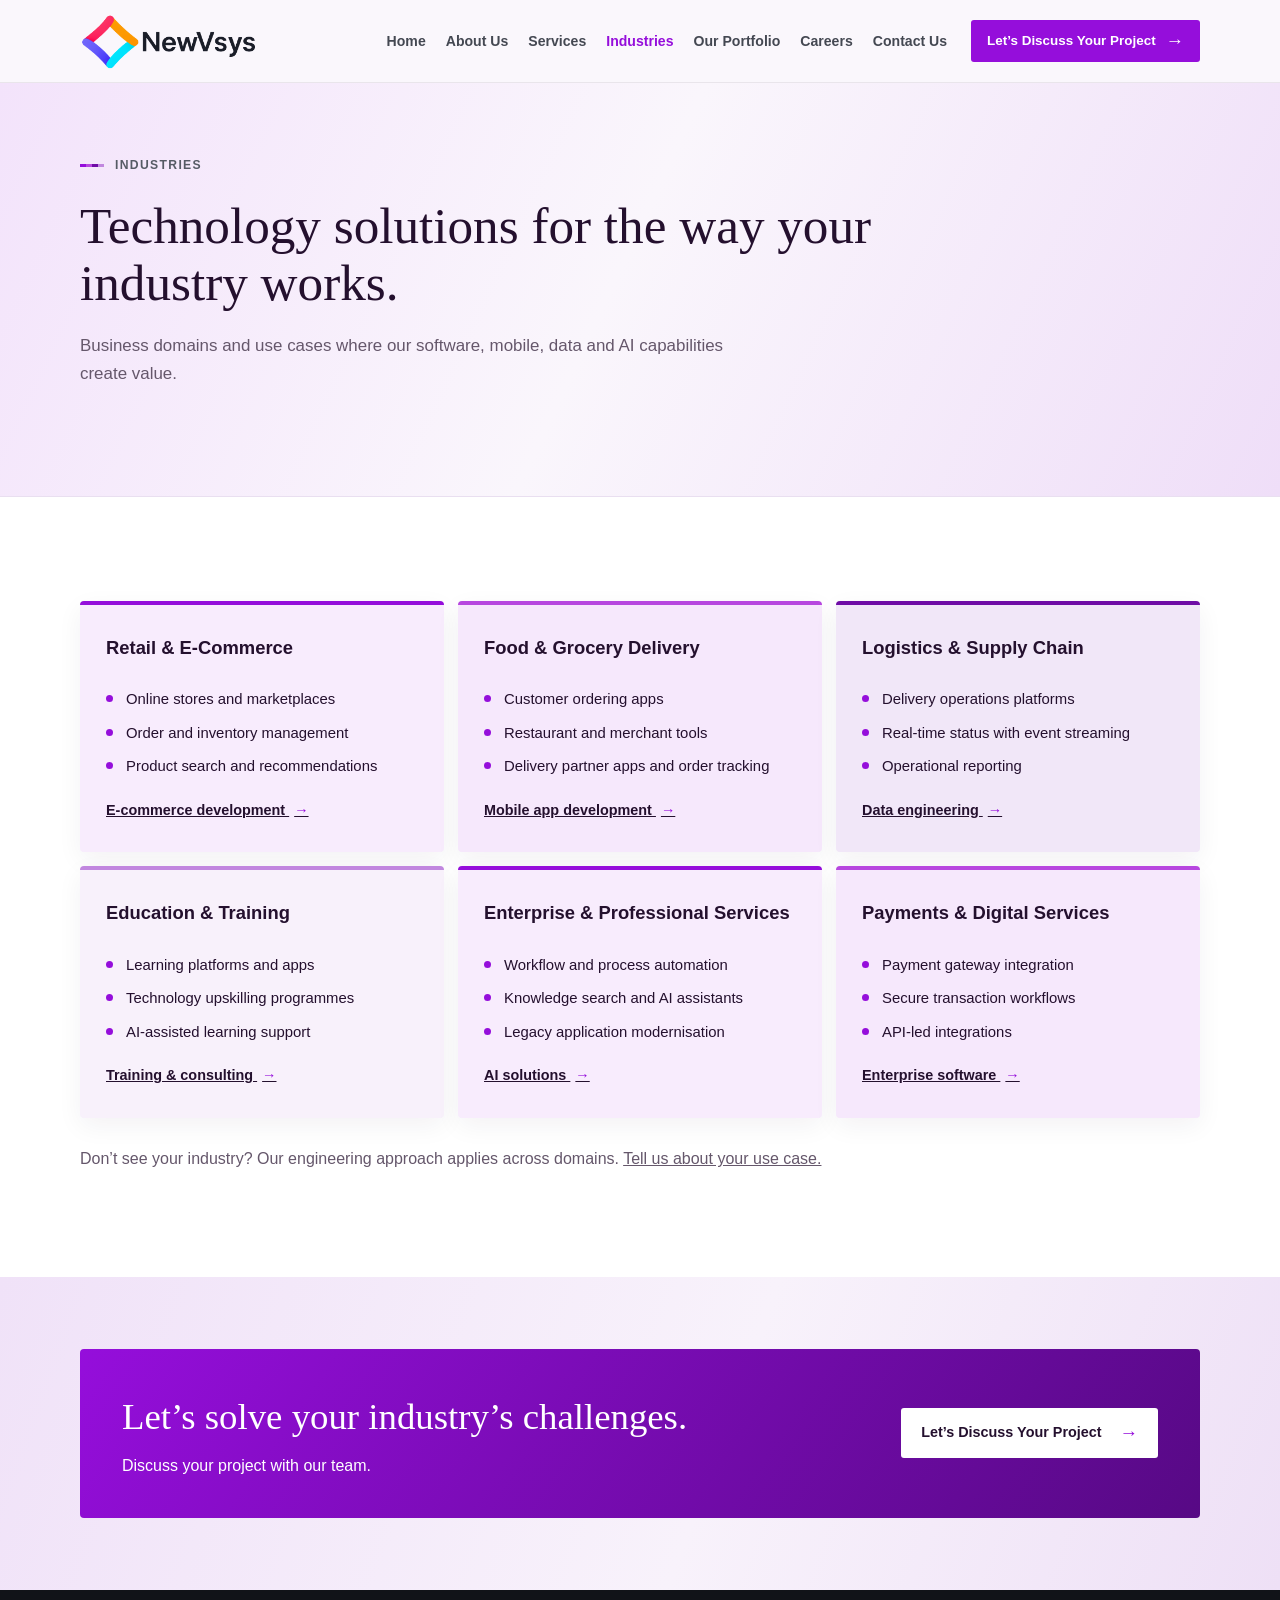
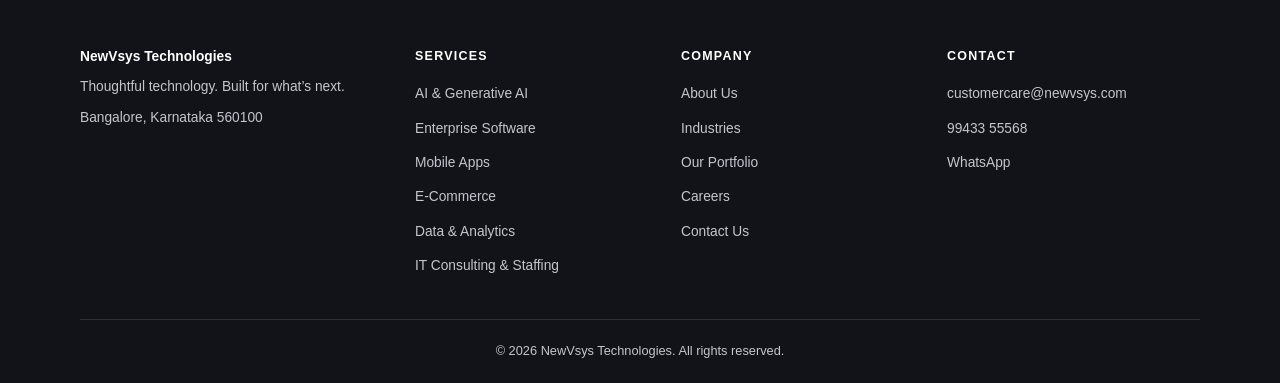
<file: industries.html>
<!DOCTYPE html>
<html lang="en">
<head>
  <meta charset="UTF-8" />
  <meta name="viewport" content="width=device-width, initial-scale=1.0"/>
  <title>Industries We Serve | Retail, Logistics, Education &amp; Enterprise | NewVsys</title>
  <meta name="description" content="NewVsys builds software and AI solutions for retail and e-commerce, food and grocery delivery, logistics, education and training, enterprise services and payments." />
  <link rel="canonical" href="https://www.newvsys.com/industries.html" />
  <meta property="og:type" content="website" />
  <meta property="og:site_name" content="NewVsys Technologies" />
  <meta property="og:title" content="Industries We Serve | NewVsys" />
  <meta property="og:description" content="Software, mobile and AI solutions for commerce, delivery, logistics, education and enterprise." />
  <meta property="og:url" content="https://www.newvsys.com/industries.html" />
  <meta property="og:image" content="https://www.newvsys.com/logo.png" />
  <meta name="theme-color" content="#950edb" />
  <link rel="stylesheet" href="styles.css" />
</head>
<body>
  <a class="skip-link" href="#main">Skip to content</a>
  <header class="navbar">
    <div class="container">
      <a class="brand" href="index.html" aria-label="NewVsys home">
        <img src="logo.png" alt="NewVsys" class="logo" />
      </a>
      <button class="nav-toggle" type="button" aria-expanded="false" aria-controls="site-nav" aria-label="Toggle menu"><span></span><span></span><span></span></button>
      <nav id="site-nav" class="site-nav" aria-label="Main navigation">
        <ul class="nav-links">
          <li><a href="index.html">Home</a></li>
          <li><a href="about.html">About Us</a></li>
          <li><a href="services.html">Services</a></li>
          <li><a href="industries.html" aria-current="page">Industries</a></li>
          <li><a href="portfolio.html">Our Portfolio</a></li>
          <li><a href="careers.html">Careers</a></li>
          <li><a href="contact.html">Contact Us</a></li>
        </ul>
        <a class="btn nav-cta" href="contact.html" data-track="project_enquiry_click">Let’s Discuss Your Project <span aria-hidden="true">→</span></a>
      </nav>
    </div>
  </header>

  <main id="main">
    <section class="page-hero">
      <div class="container">
        <p class="eyebrow"><span></span> Industries</p>
        <h1>Technology solutions for the way your industry works.</h1>
        <p class="lead">Business domains and use cases where our software, mobile, data and AI capabilities create value.</p>
      </div>
    </section>

    <section class="section-pad section-white">
      <div class="container">
        <div class="card-grid">
          <article class="card">
            <h3>Retail &amp; E-Commerce</h3>
            <ul class="career-list"><li>Online stores and marketplaces</li><li>Order and inventory management</li><li>Product search and recommendations</li></ul>
            <a class="card-link" href="ecommerce-development.html">E-commerce development <span aria-hidden="true">→</span></a>
          </article>
          <article class="card">
            <h3>Food &amp; Grocery Delivery</h3>
            <ul class="career-list"><li>Customer ordering apps</li><li>Restaurant and merchant tools</li><li>Delivery partner apps and order tracking</li></ul>
            <a class="card-link" href="mobile-app-development.html">Mobile app development <span aria-hidden="true">→</span></a>
          </article>
          <article class="card">
            <h3>Logistics &amp; Supply Chain</h3>
            <ul class="career-list"><li>Delivery operations platforms</li><li>Real-time status with event streaming</li><li>Operational reporting</li></ul>
            <a class="card-link" href="data-engineering-analytics.html">Data engineering <span aria-hidden="true">→</span></a>
          </article>
          <article class="card">
            <h3>Education &amp; Training</h3>
            <ul class="career-list"><li>Learning platforms and apps</li><li>Technology upskilling programmes</li><li>AI-assisted learning support</li></ul>
            <a class="card-link" href="it-consulting-staffing.html">Training &amp; consulting <span aria-hidden="true">→</span></a>
          </article>
          <article class="card">
            <h3>Enterprise &amp; Professional Services</h3>
            <ul class="career-list"><li>Workflow and process automation</li><li>Knowledge search and AI assistants</li><li>Legacy application modernisation</li></ul>
            <a class="card-link" href="ai-solutions.html">AI solutions <span aria-hidden="true">→</span></a>
          </article>
          <article class="card">
            <h3>Payments &amp; Digital Services</h3>
            <ul class="career-list"><li>Payment gateway integration</li><li>Secure transaction workflows</li><li>API-led integrations</li></ul>
            <a class="card-link" href="enterprise-software-development.html">Enterprise software <span aria-hidden="true">→</span></a>
          </article>
        </div>
        <p style="margin:28px 0 0;color:var(--muted)">Don’t see your industry? Our engineering approach applies across domains. <a href="contact.html">Tell us about your use case.</a></p>
      </div>
    </section>

    <section class="section-pad-sm section-tint">
      <div class="container">
        <div class="cta-band">
          <div><h2>Let’s solve your industry’s challenges.</h2><p>Discuss your project with our team.</p></div>
          <a class="btn" href="contact.html" data-track="project_enquiry_click">Let’s Discuss Your Project <span aria-hidden="true">→</span></a>
        </div>
      </div>
    </section>
  </main>

  <footer class="footer">
    <div class="container footer-grid">
      <div>
        <p class="footer-brand">NewVsys Technologies</p>
        <p>Thoughtful technology. Built for what’s next.</p>
        <p>Bangalore, Karnataka 560100</p>
      </div>
      <div>
        <h2>Services</h2>
        <ul>
          <li><a href="ai-solutions.html">AI &amp; Generative AI</a></li>
          <li><a href="enterprise-software-development.html">Enterprise Software</a></li>
          <li><a href="mobile-app-development.html">Mobile Apps</a></li>
          <li><a href="ecommerce-development.html">E-Commerce</a></li>
          <li><a href="data-engineering-analytics.html">Data &amp; Analytics</a></li>
          <li><a href="it-consulting-staffing.html">IT Consulting &amp; Staffing</a></li>
        </ul>
      </div>
      <div>
        <h2>Company</h2>
        <ul>
          <li><a href="about.html">About Us</a></li>
          <li><a href="industries.html">Industries</a></li>
          <li><a href="portfolio.html">Our Portfolio</a></li>
          <li><a href="careers.html">Careers</a></li>
          <li><a href="contact.html">Contact Us</a></li>
        </ul>
      </div>
      <div>
        <h2>Contact</h2>
        <ul>
          <li><a href="mailto:customercare@newvsys.com">customercare@newvsys.com</a></li>
          <li><a href="tel:+919943355568">99433 55568</a></li>
          <li><a href="https://wa.me/919943355568" rel="noopener">WhatsApp</a></li>
        </ul>
      </div>
    </div>
    <div class="container footer-bottom"><p>© 2026 NewVsys Technologies. All rights reserved.</p></div>
  </footer>
  <script src="script.js" defer></script>
</body>
</html>
</file>
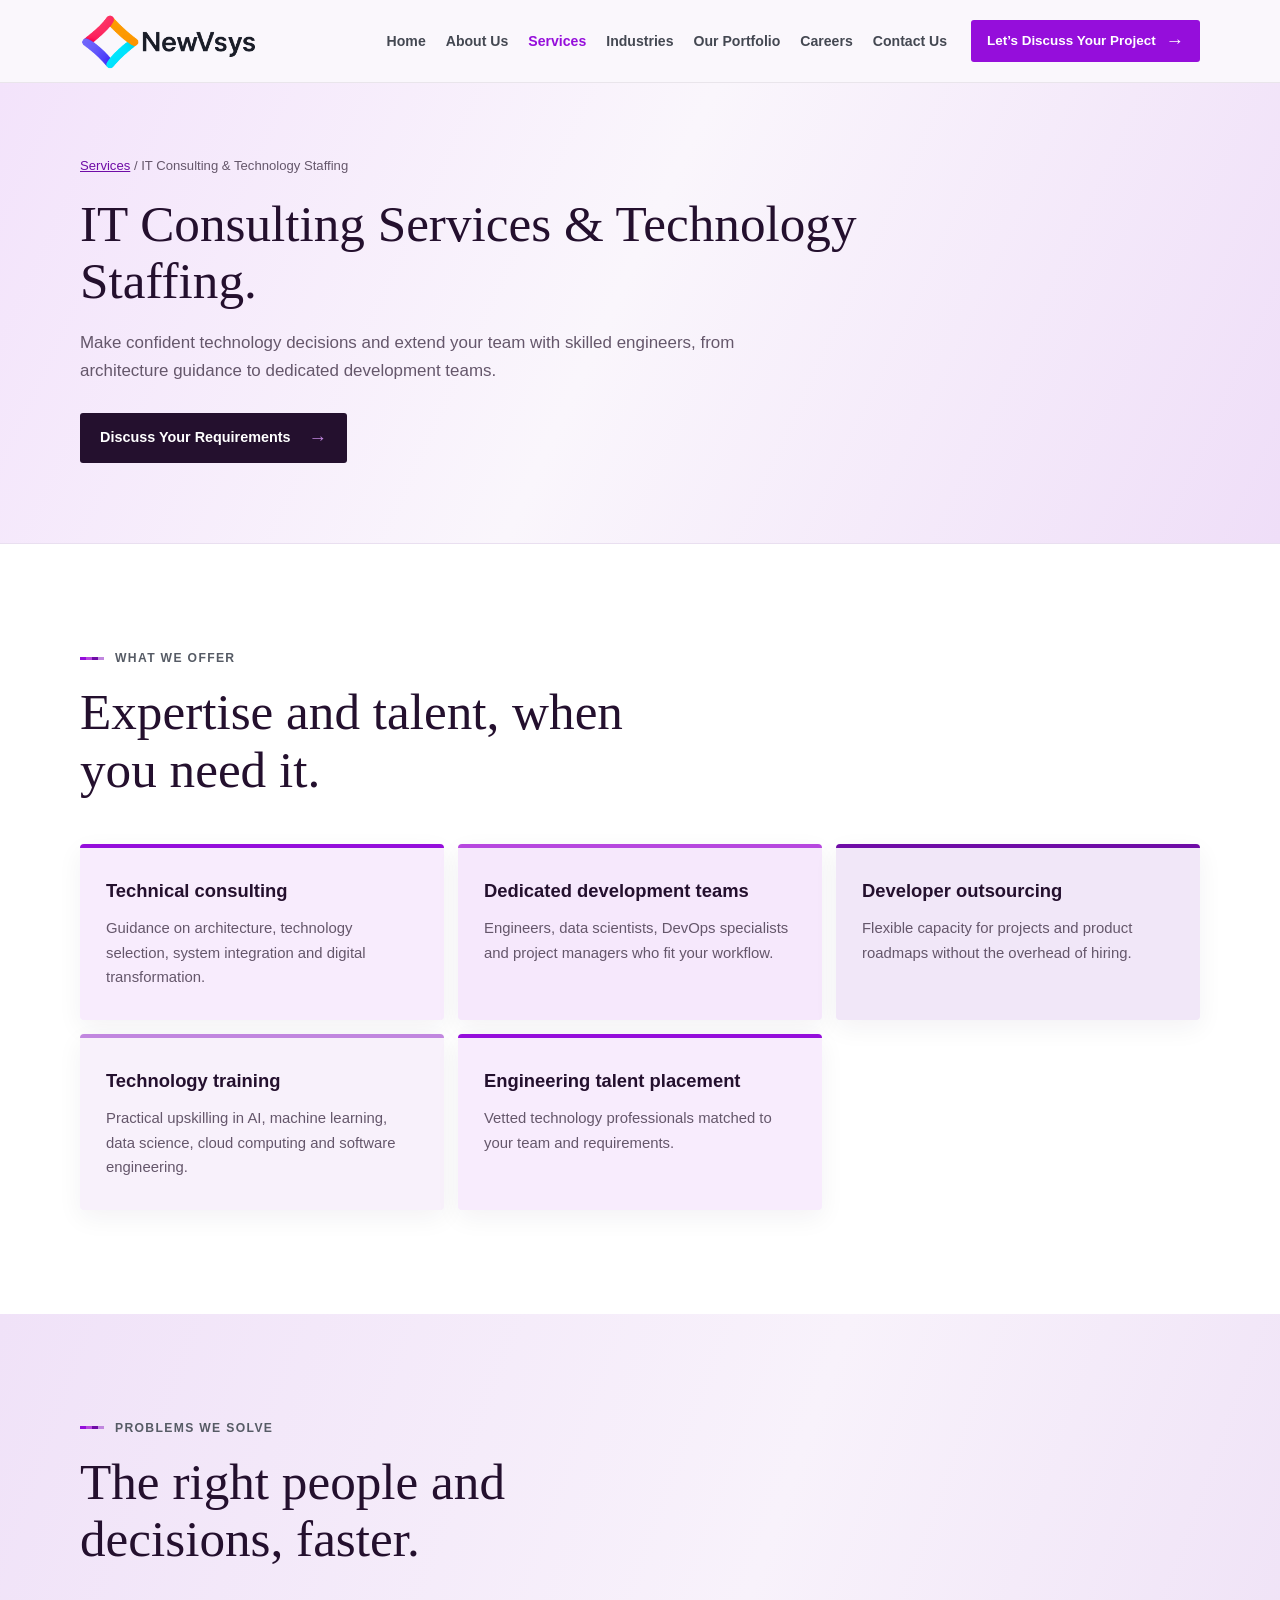
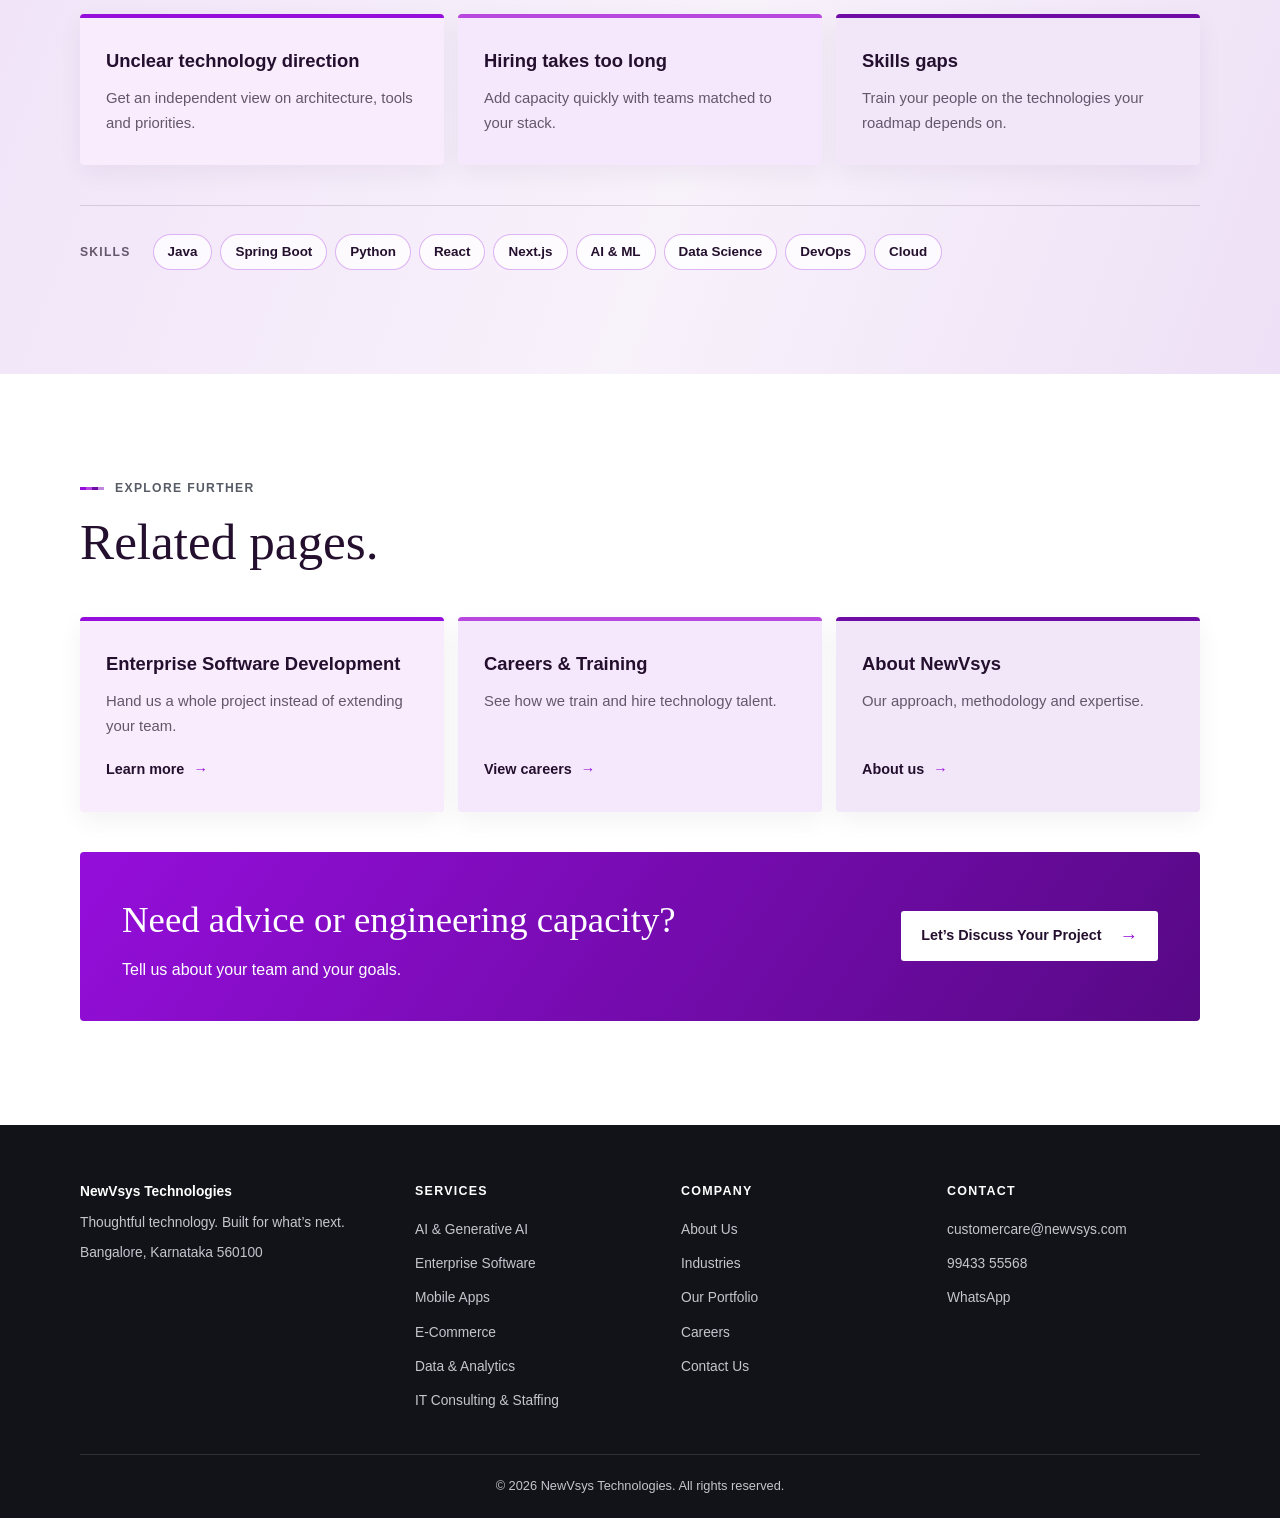
<file: it-consulting-staffing.html>
<!DOCTYPE html>
<html lang="en">
<head>
  <meta charset="UTF-8" />
  <meta name="viewport" content="width=device-width, initial-scale=1.0"/>
  <title>IT Consulting Services &amp; Technology Staffing | NewVsys</title>
  <meta name="description" content="NewVsys offers IT consulting services, dedicated development teams, developer outsourcing, technology training and engineering talent placement for growing businesses." />
  <link rel="canonical" href="https://www.newvsys.com/it-consulting-staffing.html" />
  <meta property="og:type" content="website" />
  <meta property="og:site_name" content="NewVsys Technologies" />
  <meta property="og:title" content="IT Consulting Services &amp; Technology Staffing | NewVsys" />
  <meta property="og:description" content="Technical consulting, dedicated development teams, developer outsourcing, training and talent placement." />
  <meta property="og:url" content="https://www.newvsys.com/it-consulting-staffing.html" />
  <meta property="og:image" content="https://www.newvsys.com/logo.png" />
  <meta name="theme-color" content="#950edb" />
  <link rel="stylesheet" href="styles.css" />
  <script type="application/ld+json">
  {
    "@context": "https://schema.org",
    "@type": "Service",
    "name": "IT Consulting & Technology Staffing",
    "serviceType": "IT consulting",
    "description": "Technical consulting, dedicated development teams, developer outsourcing, technology training and engineering talent placement.",
    "provider": { "@type": "Organization", "name": "NewVsys Technologies", "url": "https://www.newvsys.com/" },
    "areaServed": "IN",
    "url": "https://www.newvsys.com/it-consulting-staffing.html"
  }
  </script>
</head>
<body>
  <a class="skip-link" href="#main">Skip to content</a>
  <header class="navbar">
    <div class="container">
      <a class="brand" href="index.html" aria-label="NewVsys home">
        <img src="logo.png" alt="NewVsys" class="logo" />
      </a>
      <button class="nav-toggle" type="button" aria-expanded="false" aria-controls="site-nav" aria-label="Toggle menu"><span></span><span></span><span></span></button>
      <nav id="site-nav" class="site-nav" aria-label="Main navigation">
        <ul class="nav-links">
          <li><a href="index.html">Home</a></li>
          <li><a href="about.html">About Us</a></li>
          <li><a href="services.html" aria-current="page">Services</a></li>
          <li><a href="industries.html">Industries</a></li>
          <li><a href="portfolio.html">Our Portfolio</a></li>
          <li><a href="careers.html">Careers</a></li>
          <li><a href="contact.html">Contact Us</a></li>
        </ul>
        <a class="btn nav-cta" href="contact.html" data-track="project_enquiry_click">Let’s Discuss Your Project <span aria-hidden="true">→</span></a>
      </nav>
    </div>
  </header>

  <main id="main">
    <section class="page-hero">
      <div class="container">
        <p class="breadcrumb"><a href="services.html">Services</a> / IT Consulting &amp; Technology Staffing</p>
        <h1>IT Consulting Services &amp; Technology Staffing.</h1>
        <p class="lead">Make confident technology decisions and extend your team with skilled engineers, from architecture guidance to dedicated development teams.</p>
        <a class="btn" href="contact.html" data-track="project_enquiry_click">Discuss Your Requirements <span aria-hidden="true">→</span></a>
      </div>
    </section>

    <section class="section-pad section-white">
      <div class="container">
        <div class="section-heading">
          <div>
            <p class="eyebrow"><span></span> What we offer</p>
            <h2>Expertise and talent, when you need it.</h2>
          </div>
        </div>
        <div class="card-grid">
          <article class="card"><h3>Technical consulting</h3><p>Guidance on architecture, technology selection, system integration and digital transformation.</p></article>
          <article class="card"><h3>Dedicated development teams</h3><p>Engineers, data scientists, DevOps specialists and project managers who fit your workflow.</p></article>
          <article class="card"><h3>Developer outsourcing</h3><p>Flexible capacity for projects and product roadmaps without the overhead of hiring.</p></article>
          <article class="card"><h3>Technology training</h3><p>Practical upskilling in AI, machine learning, data science, cloud computing and software engineering.</p></article>
          <article class="card"><h3>Engineering talent placement</h3><p>Vetted technology professionals matched to your team and requirements.</p></article>
        </div>
      </div>
    </section>

    <section class="section-pad section-tint">
      <div class="container">
        <div class="section-heading">
          <div>
            <p class="eyebrow"><span></span> Problems we solve</p>
            <h2>The right people and decisions, faster.</h2>
          </div>
        </div>
        <div class="card-grid">
          <article class="card"><h3>Unclear technology direction</h3><p>Get an independent view on architecture, tools and priorities.</p></article>
          <article class="card"><h3>Hiring takes too long</h3><p>Add capacity quickly with teams matched to your stack.</p></article>
          <article class="card"><h3>Skills gaps</h3><p>Train your people on the technologies your roadmap depends on.</p></article>
        </div>
        <div class="tech-stack">
          <p>Skills</p>
          <ul><li>Java</li><li>Spring Boot</li><li>Python</li><li>React</li><li>Next.js</li><li>AI &amp; ML</li><li>Data Science</li><li>DevOps</li><li>Cloud</li></ul>
        </div>
      </div>
    </section>

    <section class="section-pad section-white">
      <div class="container">
        <div class="section-heading">
          <div>
            <p class="eyebrow"><span></span> Explore further</p>
            <h2>Related pages.</h2>
          </div>
        </div>
        <div class="card-grid">
          <a class="card" href="enterprise-software-development.html"><h3>Enterprise Software Development</h3><p>Hand us a whole project instead of extending your team.</p><span class="card-link">Learn more <span aria-hidden="true">→</span></span></a>
          <a class="card" href="careers.html"><h3>Careers &amp; Training</h3><p>See how we train and hire technology talent.</p><span class="card-link">View careers <span aria-hidden="true">→</span></span></a>
          <a class="card" href="about.html"><h3>About NewVsys</h3><p>Our approach, methodology and expertise.</p><span class="card-link">About us <span aria-hidden="true">→</span></span></a>
        </div>
        <div class="cta-band" style="margin-top:40px">
          <div><h2>Need advice or engineering capacity?</h2><p>Tell us about your team and your goals.</p></div>
          <a class="btn" href="contact.html" data-track="project_enquiry_click">Let’s Discuss Your Project <span aria-hidden="true">→</span></a>
        </div>
      </div>
    </section>
  </main>

  <footer class="footer">
    <div class="container footer-grid">
      <div>
        <p class="footer-brand">NewVsys Technologies</p>
        <p>Thoughtful technology. Built for what’s next.</p>
        <p>Bangalore, Karnataka 560100</p>
      </div>
      <div>
        <h2>Services</h2>
        <ul>
          <li><a href="ai-solutions.html">AI &amp; Generative AI</a></li>
          <li><a href="enterprise-software-development.html">Enterprise Software</a></li>
          <li><a href="mobile-app-development.html">Mobile Apps</a></li>
          <li><a href="ecommerce-development.html">E-Commerce</a></li>
          <li><a href="data-engineering-analytics.html">Data &amp; Analytics</a></li>
          <li><a href="it-consulting-staffing.html">IT Consulting &amp; Staffing</a></li>
        </ul>
      </div>
      <div>
        <h2>Company</h2>
        <ul>
          <li><a href="about.html">About Us</a></li>
          <li><a href="industries.html">Industries</a></li>
          <li><a href="portfolio.html">Our Portfolio</a></li>
          <li><a href="careers.html">Careers</a></li>
          <li><a href="contact.html">Contact Us</a></li>
        </ul>
      </div>
      <div>
        <h2>Contact</h2>
        <ul>
          <li><a href="mailto:customercare@newvsys.com">customercare@newvsys.com</a></li>
          <li><a href="tel:+919943355568">99433 55568</a></li>
          <li><a href="https://wa.me/919943355568" rel="noopener">WhatsApp</a></li>
        </ul>
      </div>
    </div>
    <div class="container footer-bottom"><p>© 2026 NewVsys Technologies. All rights reserved.</p></div>
  </footer>
  <script src="script.js" defer></script>
</body>
</html>
</file>
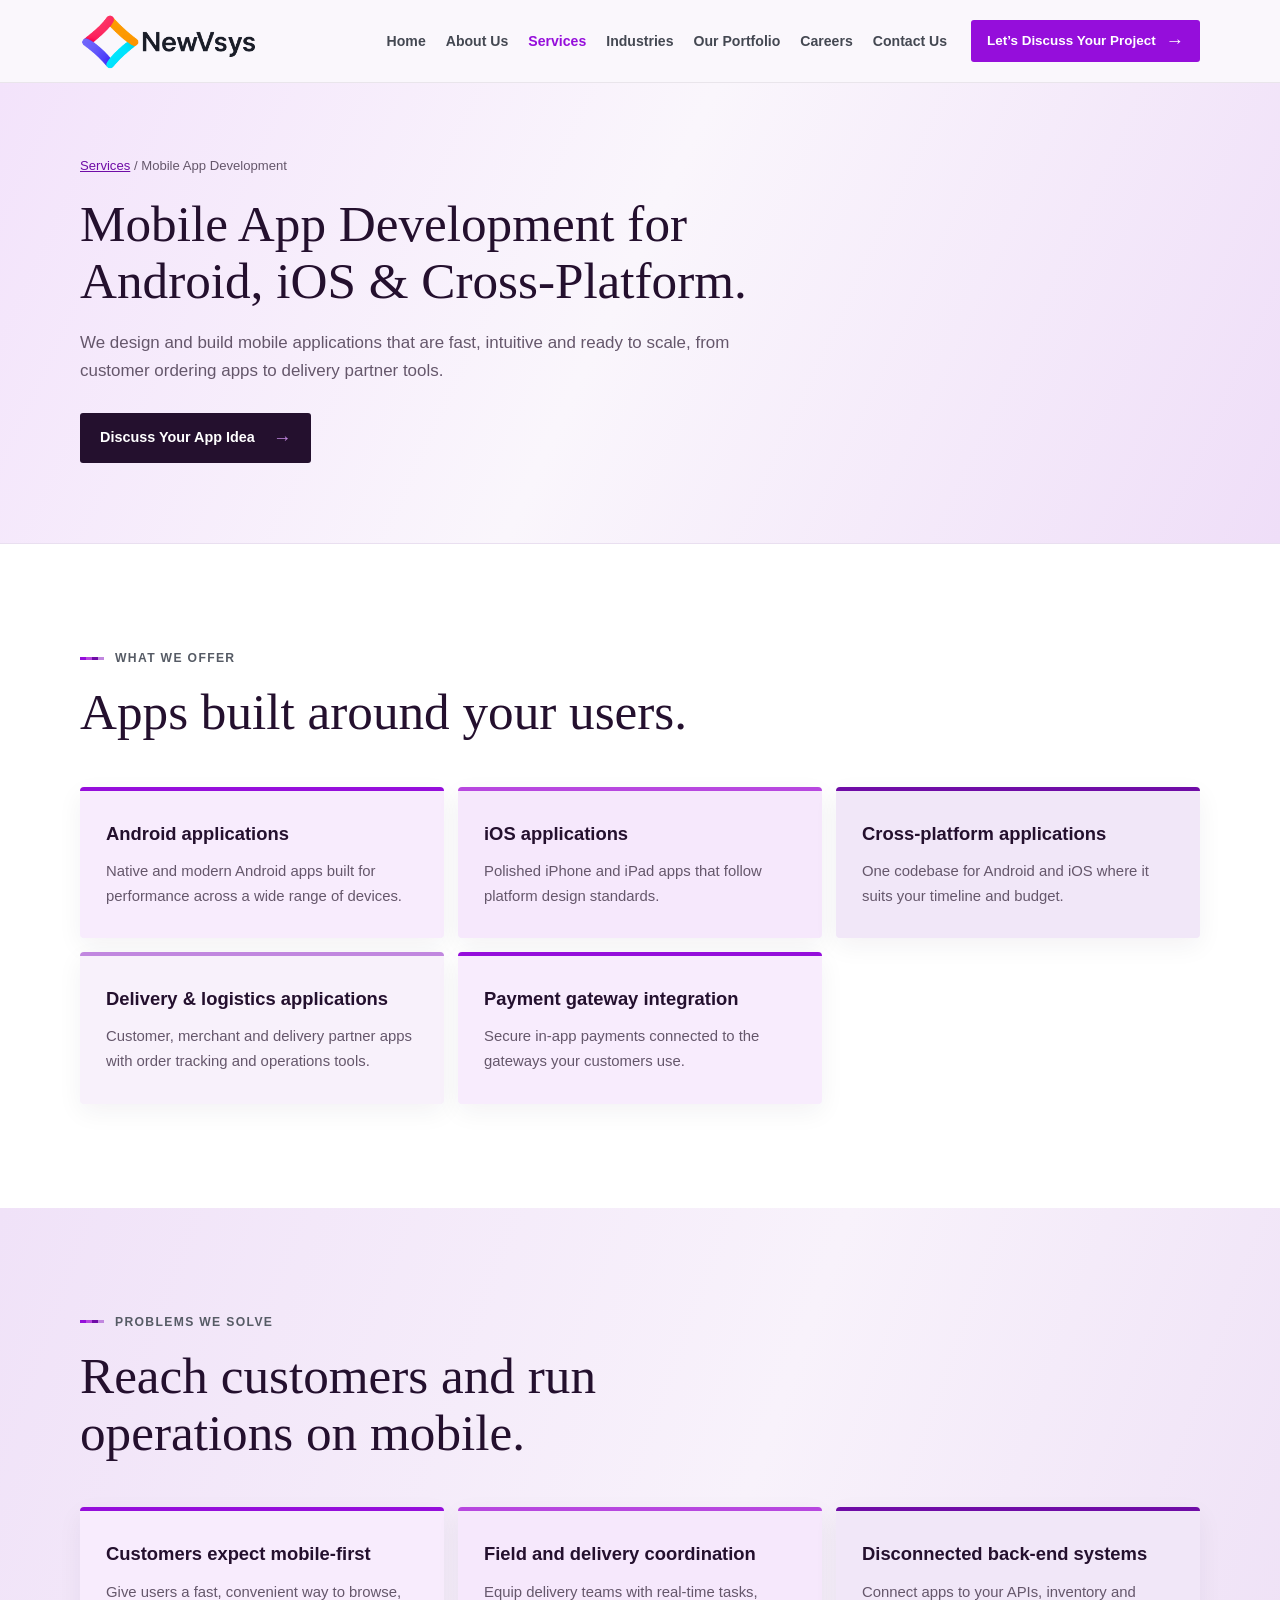
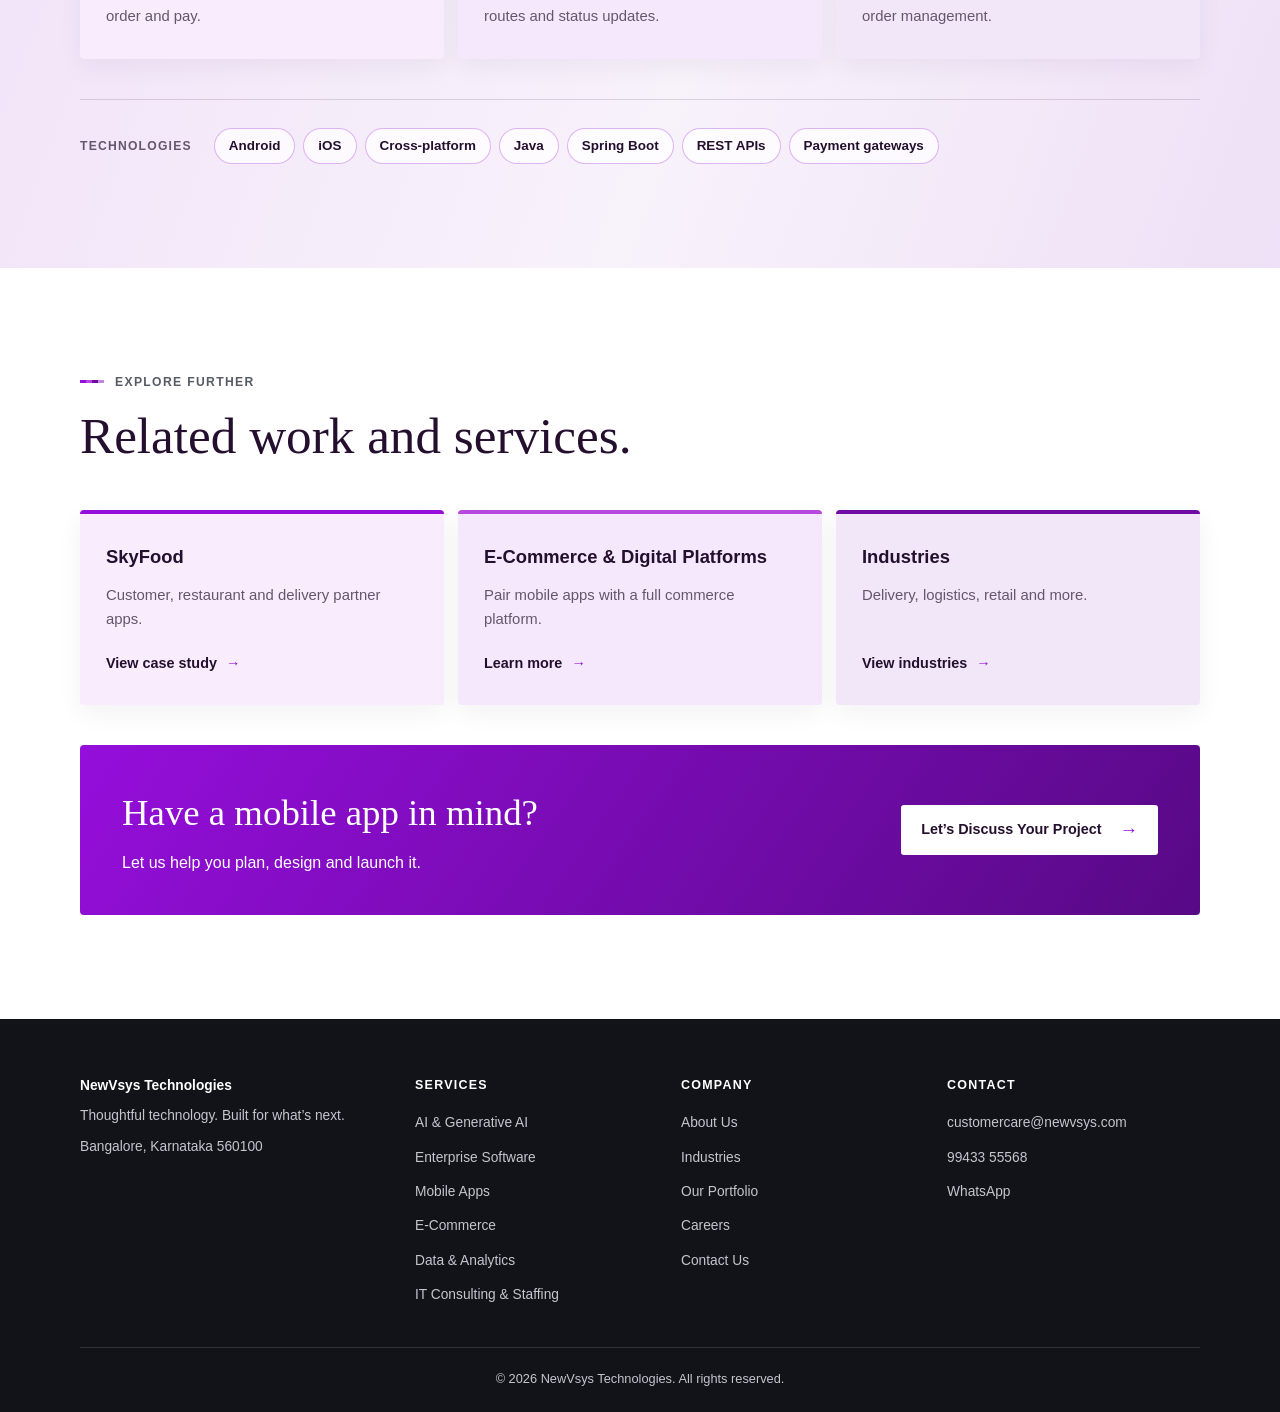
<file: mobile-app-development.html>
<!DOCTYPE html>
<html lang="en">
<head>
  <meta charset="UTF-8" />
  <meta name="viewport" content="width=device-width, initial-scale=1.0"/>
  <title>Mobile App Development Company | Android, iOS &amp; Cross-Platform | NewVsys</title>
  <meta name="description" content="NewVsys is a mobile app development company building Android, iOS and cross-platform apps, delivery and logistics applications and payment gateway integrations." />
  <link rel="canonical" href="https://www.newvsys.com/mobile-app-development.html" />
  <meta property="og:type" content="website" />
  <meta property="og:site_name" content="NewVsys Technologies" />
  <meta property="og:title" content="Mobile App Development Company | NewVsys" />
  <meta property="og:description" content="Android, iOS and cross-platform apps, delivery and logistics applications and payment integration." />
  <meta property="og:url" content="https://www.newvsys.com/mobile-app-development.html" />
  <meta property="og:image" content="https://www.newvsys.com/logo.png" />
  <meta name="theme-color" content="#950edb" />
  <link rel="stylesheet" href="styles.css" />
  <script type="application/ld+json">
  {
    "@context": "https://schema.org",
    "@type": "Service",
    "name": "Mobile App Development",
    "serviceType": "Mobile application development",
    "description": "Android, iOS and cross-platform applications, delivery and logistics applications and payment gateway integration.",
    "provider": { "@type": "Organization", "name": "NewVsys Technologies", "url": "https://www.newvsys.com/" },
    "areaServed": "IN",
    "url": "https://www.newvsys.com/mobile-app-development.html"
  }
  </script>
</head>
<body>
  <a class="skip-link" href="#main">Skip to content</a>
  <header class="navbar">
    <div class="container">
      <a class="brand" href="index.html" aria-label="NewVsys home">
        <img src="logo.png" alt="NewVsys" class="logo" />
      </a>
      <button class="nav-toggle" type="button" aria-expanded="false" aria-controls="site-nav" aria-label="Toggle menu"><span></span><span></span><span></span></button>
      <nav id="site-nav" class="site-nav" aria-label="Main navigation">
        <ul class="nav-links">
          <li><a href="index.html">Home</a></li>
          <li><a href="about.html">About Us</a></li>
          <li><a href="services.html" aria-current="page">Services</a></li>
          <li><a href="industries.html">Industries</a></li>
          <li><a href="portfolio.html">Our Portfolio</a></li>
          <li><a href="careers.html">Careers</a></li>
          <li><a href="contact.html">Contact Us</a></li>
        </ul>
        <a class="btn nav-cta" href="contact.html" data-track="project_enquiry_click">Let’s Discuss Your Project <span aria-hidden="true">→</span></a>
      </nav>
    </div>
  </header>

  <main id="main">
    <section class="page-hero">
      <div class="container">
        <p class="breadcrumb"><a href="services.html">Services</a> / Mobile App Development</p>
        <h1>Mobile App Development for Android, iOS &amp; Cross-Platform.</h1>
        <p class="lead">We design and build mobile applications that are fast, intuitive and ready to scale, from customer ordering apps to delivery partner tools.</p>
        <a class="btn" href="contact.html" data-track="project_enquiry_click">Discuss Your App Idea <span aria-hidden="true">→</span></a>
      </div>
    </section>

    <section class="section-pad section-white">
      <div class="container">
        <div class="section-heading">
          <div>
            <p class="eyebrow"><span></span> What we offer</p>
            <h2>Apps built around your users.</h2>
          </div>
        </div>
        <div class="card-grid">
          <article class="card"><h3>Android applications</h3><p>Native and modern Android apps built for performance across a wide range of devices.</p></article>
          <article class="card"><h3>iOS applications</h3><p>Polished iPhone and iPad apps that follow platform design standards.</p></article>
          <article class="card"><h3>Cross-platform applications</h3><p>One codebase for Android and iOS where it suits your timeline and budget.</p></article>
          <article class="card"><h3>Delivery &amp; logistics applications</h3><p>Customer, merchant and delivery partner apps with order tracking and operations tools.</p></article>
          <article class="card"><h3>Payment gateway integration</h3><p>Secure in-app payments connected to the gateways your customers use.</p></article>
        </div>
      </div>
    </section>

    <section class="section-pad section-tint">
      <div class="container">
        <div class="section-heading">
          <div>
            <p class="eyebrow"><span></span> Problems we solve</p>
            <h2>Reach customers and run operations on mobile.</h2>
          </div>
        </div>
        <div class="card-grid">
          <article class="card"><h3>Customers expect mobile-first</h3><p>Give users a fast, convenient way to browse, order and pay.</p></article>
          <article class="card"><h3>Field and delivery coordination</h3><p>Equip delivery teams with real-time tasks, routes and status updates.</p></article>
          <article class="card"><h3>Disconnected back-end systems</h3><p>Connect apps to your APIs, inventory and order management.</p></article>
        </div>
        <div class="tech-stack">
          <p>Technologies</p>
          <ul><li>Android</li><li>iOS</li><li>Cross-platform</li><li>Java</li><li>Spring Boot</li><li>REST APIs</li><li>Payment gateways</li></ul>
        </div>
      </div>
    </section>

    <section class="section-pad section-white">
      <div class="container">
        <div class="section-heading">
          <div>
            <p class="eyebrow"><span></span> Explore further</p>
            <h2>Related work and services.</h2>
          </div>
        </div>
        <div class="card-grid">
          <a class="card" href="portfolio.html#skyfood"><h3>SkyFood</h3><p>Customer, restaurant and delivery partner apps.</p><span class="card-link">View case study <span aria-hidden="true">→</span></span></a>
          <a class="card" href="ecommerce-development.html"><h3>E-Commerce &amp; Digital Platforms</h3><p>Pair mobile apps with a full commerce platform.</p><span class="card-link">Learn more <span aria-hidden="true">→</span></span></a>
          <a class="card" href="industries.html"><h3>Industries</h3><p>Delivery, logistics, retail and more.</p><span class="card-link">View industries <span aria-hidden="true">→</span></span></a>
        </div>
        <div class="cta-band" style="margin-top:40px">
          <div><h2>Have a mobile app in mind?</h2><p>Let us help you plan, design and launch it.</p></div>
          <a class="btn" href="contact.html" data-track="project_enquiry_click">Let’s Discuss Your Project <span aria-hidden="true">→</span></a>
        </div>
      </div>
    </section>
  </main>

  <footer class="footer">
    <div class="container footer-grid">
      <div>
        <p class="footer-brand">NewVsys Technologies</p>
        <p>Thoughtful technology. Built for what’s next.</p>
        <p>Bangalore, Karnataka 560100</p>
      </div>
      <div>
        <h2>Services</h2>
        <ul>
          <li><a href="ai-solutions.html">AI &amp; Generative AI</a></li>
          <li><a href="enterprise-software-development.html">Enterprise Software</a></li>
          <li><a href="mobile-app-development.html">Mobile Apps</a></li>
          <li><a href="ecommerce-development.html">E-Commerce</a></li>
          <li><a href="data-engineering-analytics.html">Data &amp; Analytics</a></li>
          <li><a href="it-consulting-staffing.html">IT Consulting &amp; Staffing</a></li>
        </ul>
      </div>
      <div>
        <h2>Company</h2>
        <ul>
          <li><a href="about.html">About Us</a></li>
          <li><a href="industries.html">Industries</a></li>
          <li><a href="portfolio.html">Our Portfolio</a></li>
          <li><a href="careers.html">Careers</a></li>
          <li><a href="contact.html">Contact Us</a></li>
        </ul>
      </div>
      <div>
        <h2>Contact</h2>
        <ul>
          <li><a href="mailto:customercare@newvsys.com">customercare@newvsys.com</a></li>
          <li><a href="tel:+919943355568">99433 55568</a></li>
          <li><a href="https://wa.me/919943355568" rel="noopener">WhatsApp</a></li>
        </ul>
      </div>
    </div>
    <div class="container footer-bottom"><p>© 2026 NewVsys Technologies. All rights reserved.</p></div>
  </footer>
  <script src="script.js" defer></script>
</body>
</html>
</file>
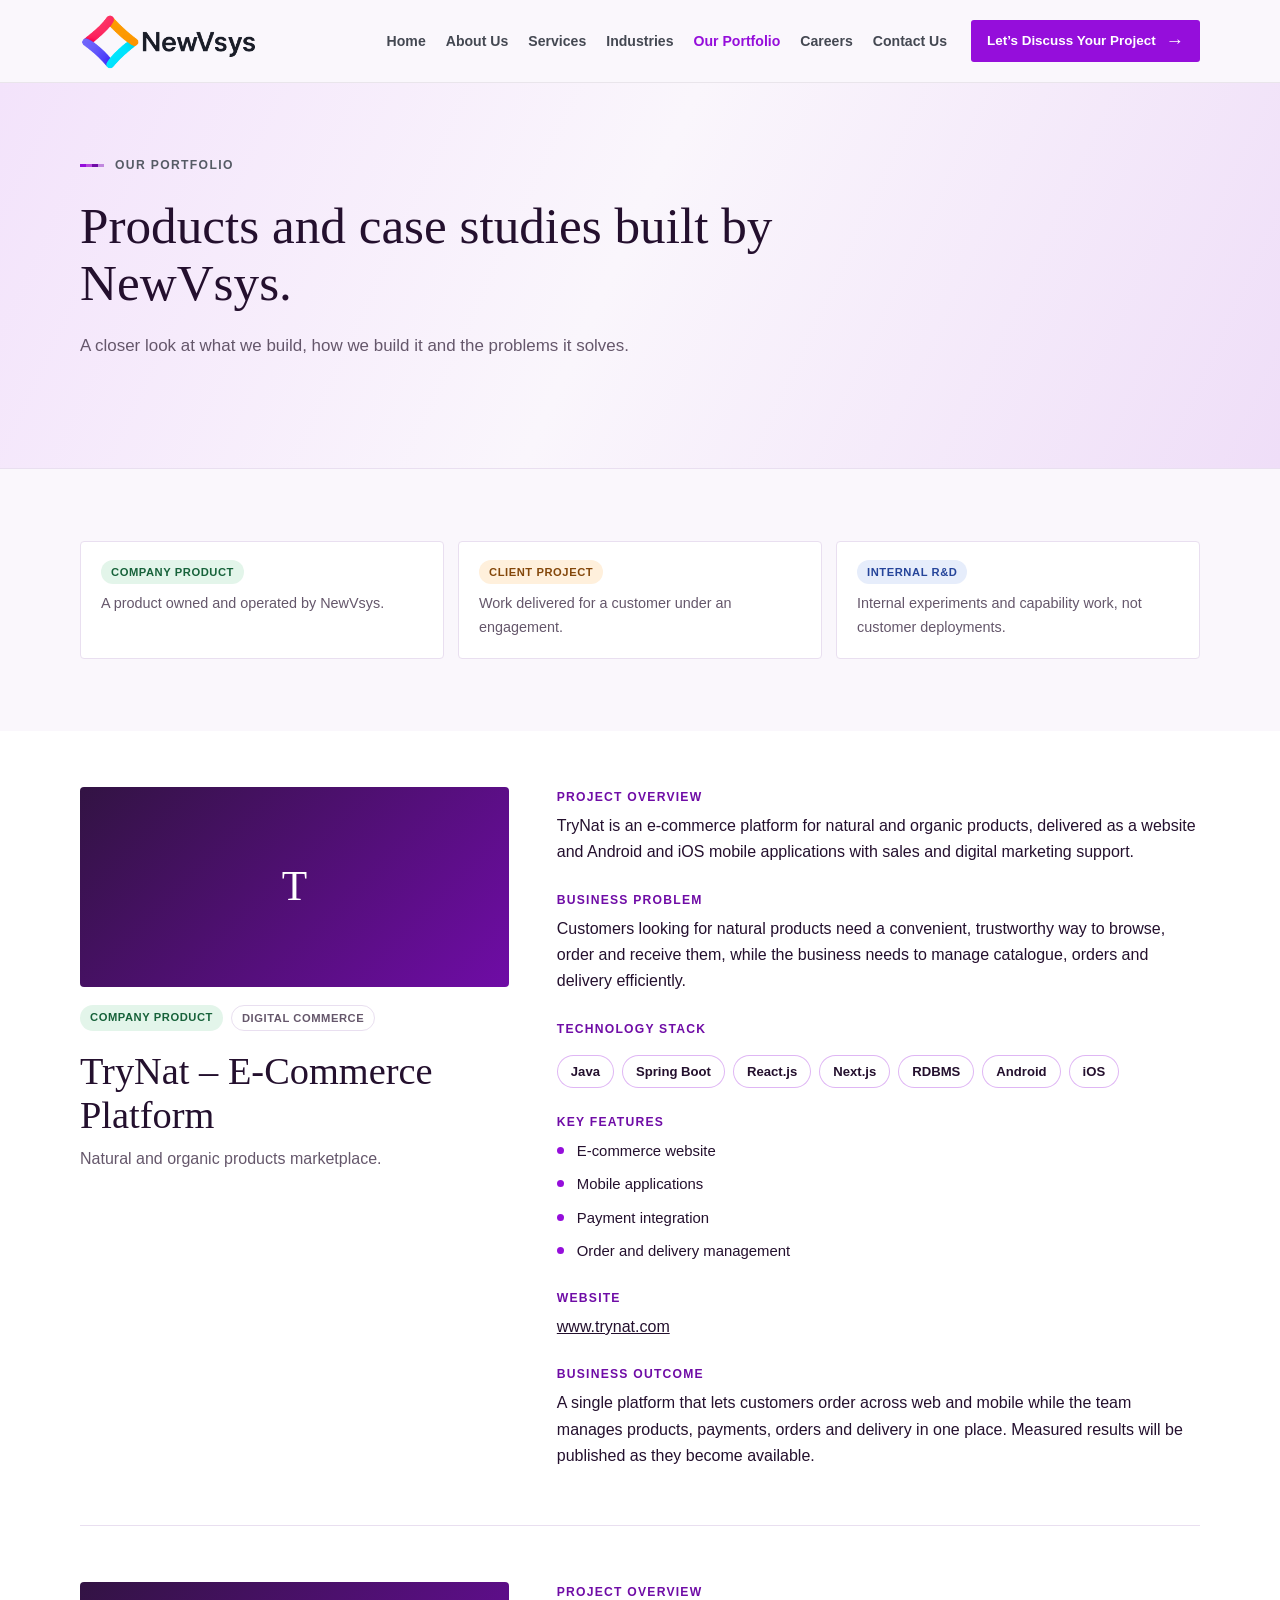
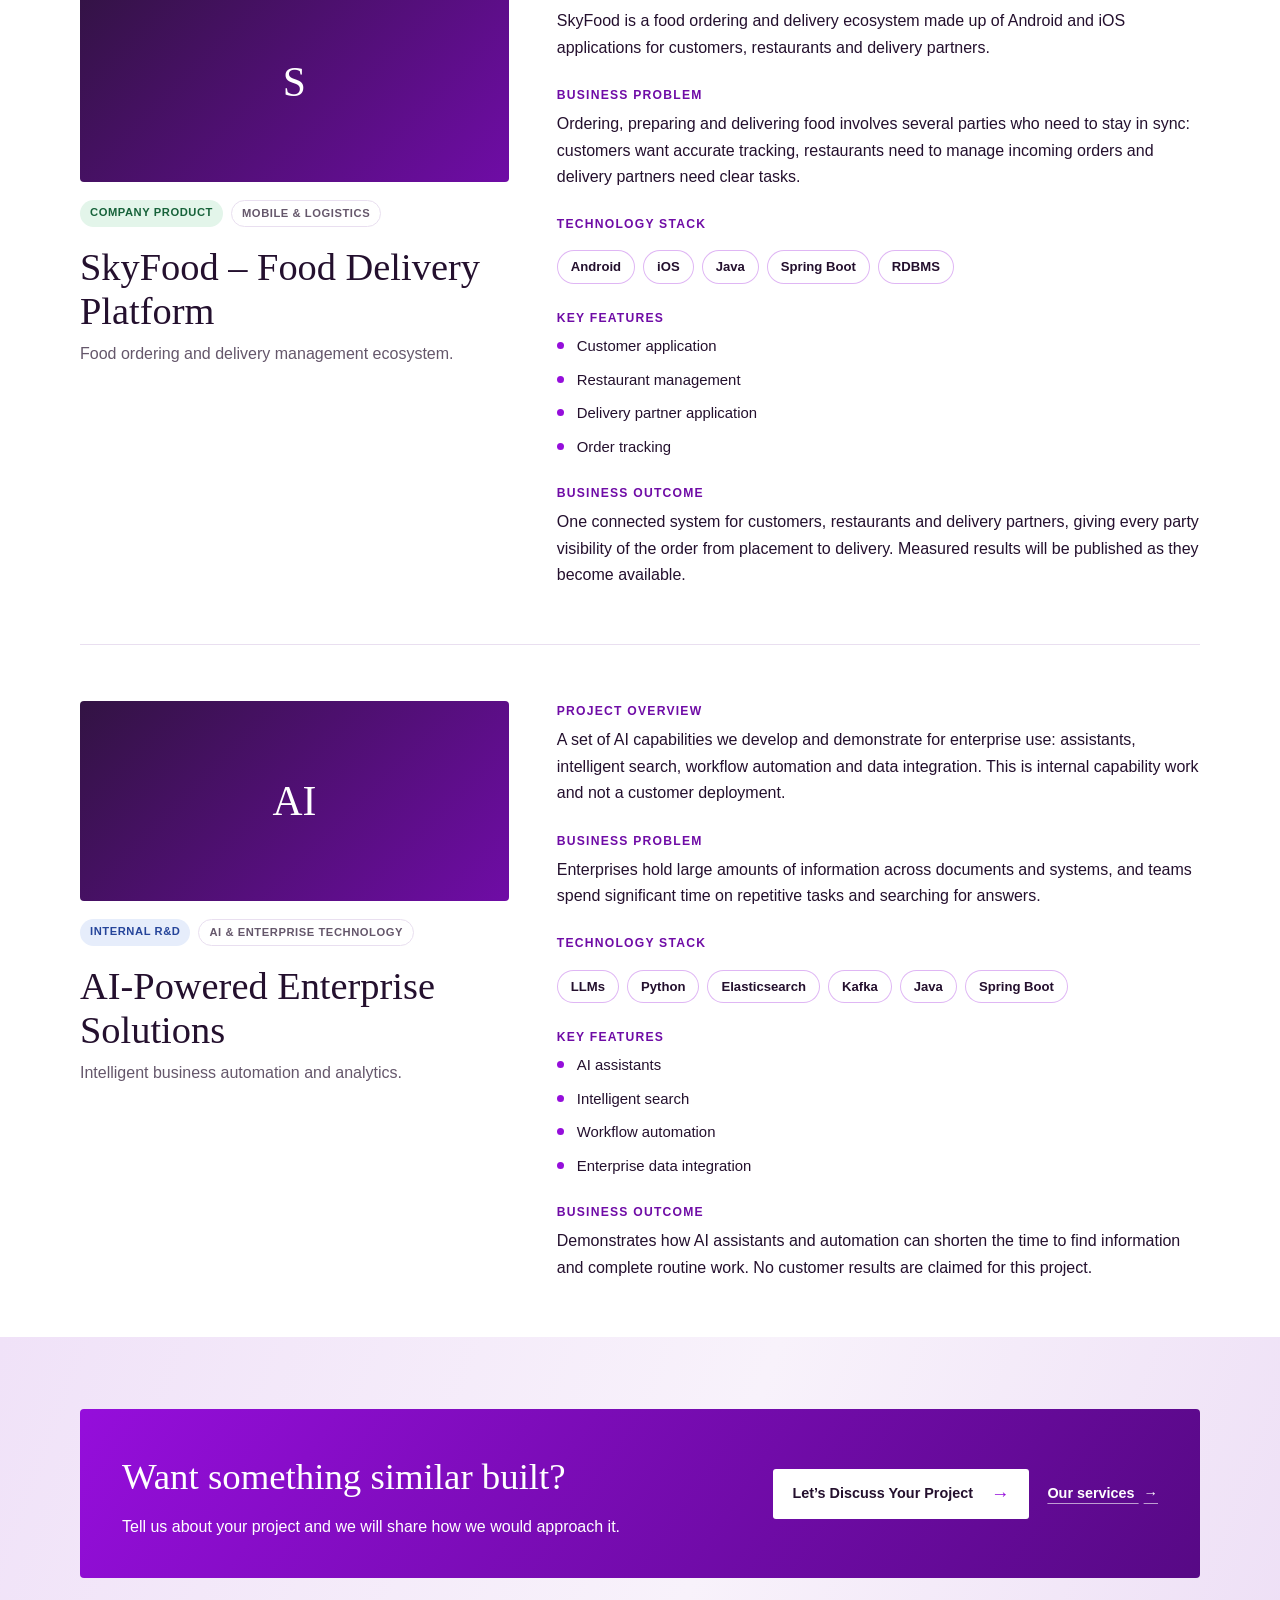
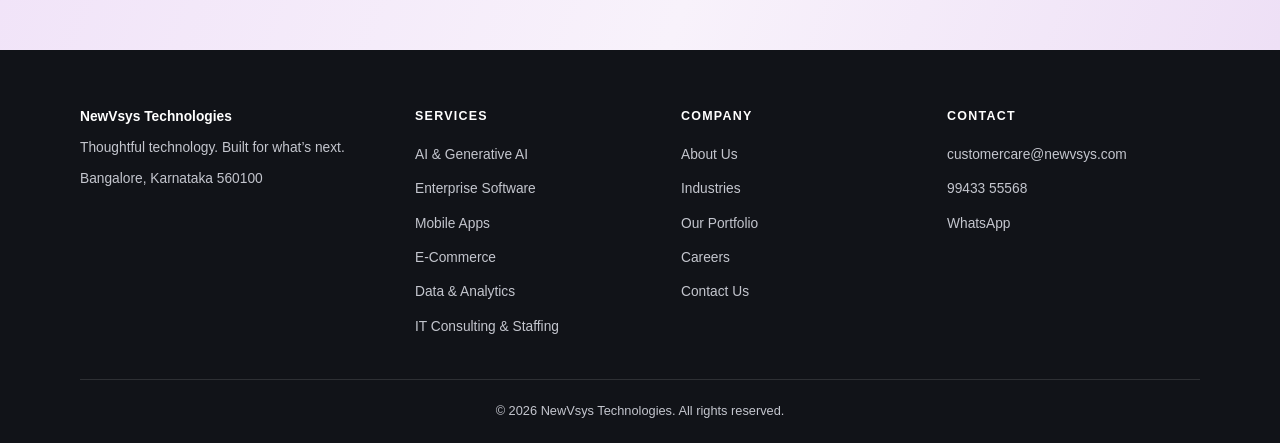
<file: portfolio.html>
<!DOCTYPE html>
<html lang="en">
<head>
  <meta charset="UTF-8" />
  <meta name="viewport" content="width=device-width, initial-scale=1.0"/>
  <title>Our Portfolio &amp; Case Studies | TryNat, SkyFood, AI Solutions | NewVsys</title>
  <meta name="description" content="Explore NewVsys products and case studies: the TryNat e-commerce platform, the SkyFood food delivery platform and AI-powered enterprise solutions." />
  <link rel="canonical" href="https://www.newvsys.com/portfolio.html" />
  <meta property="og:type" content="website" />
  <meta property="og:site_name" content="NewVsys Technologies" />
  <meta property="og:title" content="Our Portfolio &amp; Case Studies | NewVsys" />
  <meta property="og:description" content="TryNat, SkyFood and AI-powered enterprise solutions built by NewVsys." />
  <meta property="og:url" content="https://www.newvsys.com/portfolio.html" />
  <meta property="og:image" content="https://www.newvsys.com/logo.png" />
  <meta name="theme-color" content="#950edb" />
  <link rel="stylesheet" href="styles.css" />
</head>
<body>
  <a class="skip-link" href="#main">Skip to content</a>
  <header class="navbar">
    <div class="container">
      <a class="brand" href="index.html" aria-label="NewVsys home">
        <img src="logo.png" alt="NewVsys" class="logo" />
      </a>
      <button class="nav-toggle" type="button" aria-expanded="false" aria-controls="site-nav" aria-label="Toggle menu"><span></span><span></span><span></span></button>
      <nav id="site-nav" class="site-nav" aria-label="Main navigation">
        <ul class="nav-links">
          <li><a href="index.html">Home</a></li>
          <li><a href="about.html">About Us</a></li>
          <li><a href="services.html">Services</a></li>
          <li><a href="industries.html">Industries</a></li>
          <li><a href="portfolio.html" aria-current="page">Our Portfolio</a></li>
          <li><a href="careers.html">Careers</a></li>
          <li><a href="contact.html">Contact Us</a></li>
        </ul>
        <a class="btn nav-cta" href="contact.html" data-track="project_enquiry_click">Let’s Discuss Your Project <span aria-hidden="true">→</span></a>
      </nav>
    </div>
  </header>

  <main id="main">
    <section class="page-hero">
      <div class="container">
        <p class="eyebrow"><span></span> Our portfolio</p>
        <h1>Products and case studies built by NewVsys.</h1>
        <p class="lead">A closer look at what we build, how we build it and the problems it solves.</p>
      </div>
    </section>

    <section class="section-pad-sm section-paper">
      <div class="container">
        <ul class="legend" aria-label="Project types">
          <li><span class="badge badge-product">Company product</span><br>A product owned and operated by NewVsys.</li>
          <li><span class="badge badge-client">Client project</span><br>Work delivered for a customer under an engagement.</li>
          <li><span class="badge badge-internal">Internal R&amp;D</span><br>Internal experiments and capability work, not customer deployments.</li>
        </ul>
      </div>
    </section>

    <section class="section-white">
      <div class="container">
        <!-- Verify each project's type badge, stack and outcome before publishing. -->
        <article class="case" id="trynat">
          <div class="case-head">
            <div class="portfolio-media" aria-hidden="true">T</div>
            <div class="badge-row" style="margin-top:18px"><span class="badge badge-product">Company product</span><span class="badge badge-category">Digital Commerce</span></div>
            <h2>TryNat – E-Commerce Platform</h2>
            <p>Natural and organic products marketplace.</p>
          </div>
          <div class="case-body">
            <div><h3>Project overview</h3><p>TryNat is an e-commerce platform for natural and organic products, delivered as a website and Android and iOS mobile applications with sales and digital marketing support.</p></div>
            <div><h3>Business problem</h3><p>Customers looking for natural products need a convenient, trustworthy way to browse, order and receive them, while the business needs to manage catalogue, orders and delivery efficiently.</p></div>
            <div><h3>Technology stack</h3><ul class="chips"><li>Java</li><li>Spring Boot</li><li>React.js</li><li>Next.js</li><li>RDBMS</li><li>Android</li><li>iOS</li></ul></div>
            <div><h3>Key features</h3><ul class="career-list"><li>E-commerce website</li><li>Mobile applications</li><li>Payment integration</li><li>Order and delivery management</li></ul></div>
            <div><h3>Website</h3><p><a href="https://www.trynat.com" target="_blank" rel="noopener">www.trynat.com</a></p></div>
            <div><h3>Business outcome</h3><p>A single platform that lets customers order across web and mobile while the team manages products, payments, orders and delivery in one place. Measured results will be published as they become available.</p></div>
          </div>
        </article>

        <article class="case" id="skyfood">
          <div class="case-head">
            <div class="portfolio-media" aria-hidden="true">S</div>
            <div class="badge-row" style="margin-top:18px"><span class="badge badge-product">Company product</span><span class="badge badge-category">Mobile &amp; Logistics</span></div>
            <h2>SkyFood – Food Delivery Platform</h2>
            <p>Food ordering and delivery management ecosystem.</p>
          </div>
          <div class="case-body">
            <div><h3>Project overview</h3><p>SkyFood is a food ordering and delivery ecosystem made up of Android and iOS applications for customers, restaurants and delivery partners.</p></div>
            <div><h3>Business problem</h3><p>Ordering, preparing and delivering food involves several parties who need to stay in sync: customers want accurate tracking, restaurants need to manage incoming orders and delivery partners need clear tasks.</p></div>
            <div><h3>Technology stack</h3><ul class="chips"><li>Android</li><li>iOS</li><li>Java</li><li>Spring Boot</li><li>RDBMS</li></ul></div>
            <div><h3>Key features</h3><ul class="career-list"><li>Customer application</li><li>Restaurant management</li><li>Delivery partner application</li><li>Order tracking</li></ul></div>
            <div><h3>Business outcome</h3><p>One connected system for customers, restaurants and delivery partners, giving every party visibility of the order from placement to delivery. Measured results will be published as they become available.</p></div>
          </div>
        </article>

        <article class="case" id="ai-enterprise">
          <div class="case-head">
            <div class="portfolio-media" aria-hidden="true">AI</div>
            <div class="badge-row" style="margin-top:18px"><span class="badge badge-internal">Internal R&amp;D</span><span class="badge badge-category">AI &amp; Enterprise Technology</span></div>
            <h2>AI-Powered Enterprise Solutions</h2>
            <p>Intelligent business automation and analytics.</p>
          </div>
          <div class="case-body">
            <div><h3>Project overview</h3><p>A set of AI capabilities we develop and demonstrate for enterprise use: assistants, intelligent search, workflow automation and data integration. This is internal capability work and not a customer deployment.</p></div>
            <div><h3>Business problem</h3><p>Enterprises hold large amounts of information across documents and systems, and teams spend significant time on repetitive tasks and searching for answers.</p></div>
            <div><h3>Technology stack</h3><ul class="chips"><li>LLMs</li><li>Python</li><li>Elasticsearch</li><li>Kafka</li><li>Java</li><li>Spring Boot</li></ul></div>
            <div><h3>Key features</h3><ul class="career-list"><li>AI assistants</li><li>Intelligent search</li><li>Workflow automation</li><li>Enterprise data integration</li></ul></div>
            <div><h3>Business outcome</h3><p>Demonstrates how AI assistants and automation can shorten the time to find information and complete routine work. No customer results are claimed for this project.</p></div>
          </div>
        </article>
      </div>
    </section>

    <section class="section-pad-sm section-tint">
      <div class="container">
        <div class="cta-band">
          <div><h2>Want something similar built?</h2><p>Tell us about your project and we will share how we would approach it.</p></div>
          <div class="cta-actions">
            <a class="btn" href="contact.html" data-track="project_enquiry_click">Let’s Discuss Your Project <span aria-hidden="true">→</span></a>
            <a class="text-link" href="services.html">Our services <span aria-hidden="true">→</span></a>
          </div>
        </div>
      </div>
    </section>
  </main>

  <footer class="footer">
    <div class="container footer-grid">
      <div>
        <p class="footer-brand">NewVsys Technologies</p>
        <p>Thoughtful technology. Built for what’s next.</p>
        <p>Bangalore, Karnataka 560100</p>
      </div>
      <div>
        <h2>Services</h2>
        <ul>
          <li><a href="ai-solutions.html">AI &amp; Generative AI</a></li>
          <li><a href="enterprise-software-development.html">Enterprise Software</a></li>
          <li><a href="mobile-app-development.html">Mobile Apps</a></li>
          <li><a href="ecommerce-development.html">E-Commerce</a></li>
          <li><a href="data-engineering-analytics.html">Data &amp; Analytics</a></li>
          <li><a href="it-consulting-staffing.html">IT Consulting &amp; Staffing</a></li>
        </ul>
      </div>
      <div>
        <h2>Company</h2>
        <ul>
          <li><a href="about.html">About Us</a></li>
          <li><a href="industries.html">Industries</a></li>
          <li><a href="portfolio.html">Our Portfolio</a></li>
          <li><a href="careers.html">Careers</a></li>
          <li><a href="contact.html">Contact Us</a></li>
        </ul>
      </div>
      <div>
        <h2>Contact</h2>
        <ul>
          <li><a href="mailto:customercare@newvsys.com">customercare@newvsys.com</a></li>
          <li><a href="tel:+919943355568">99433 55568</a></li>
          <li><a href="https://wa.me/919943355568" rel="noopener">WhatsApp</a></li>
        </ul>
      </div>
    </div>
    <div class="container footer-bottom"><p>© 2026 NewVsys Technologies. All rights reserved.</p></div>
  </footer>
  <script src="script.js" defer></script>
</body>
</html>
</file>
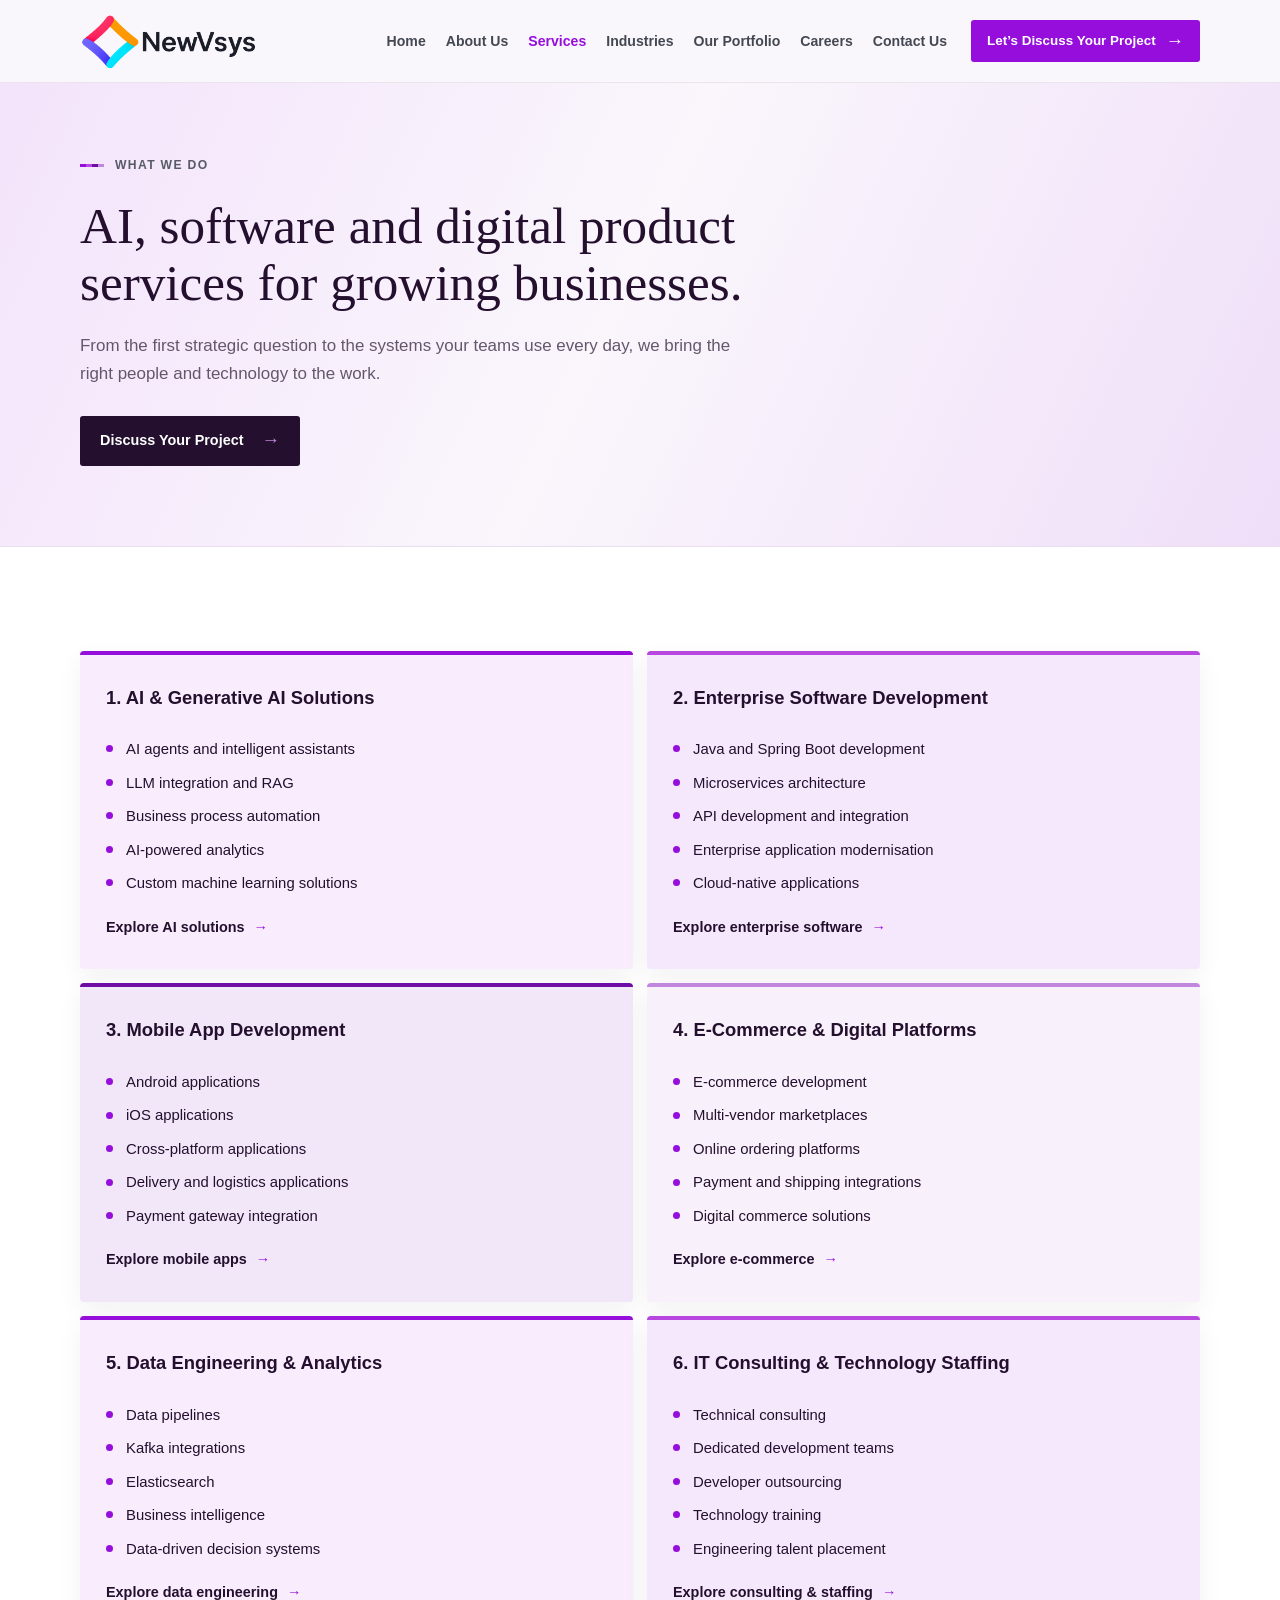
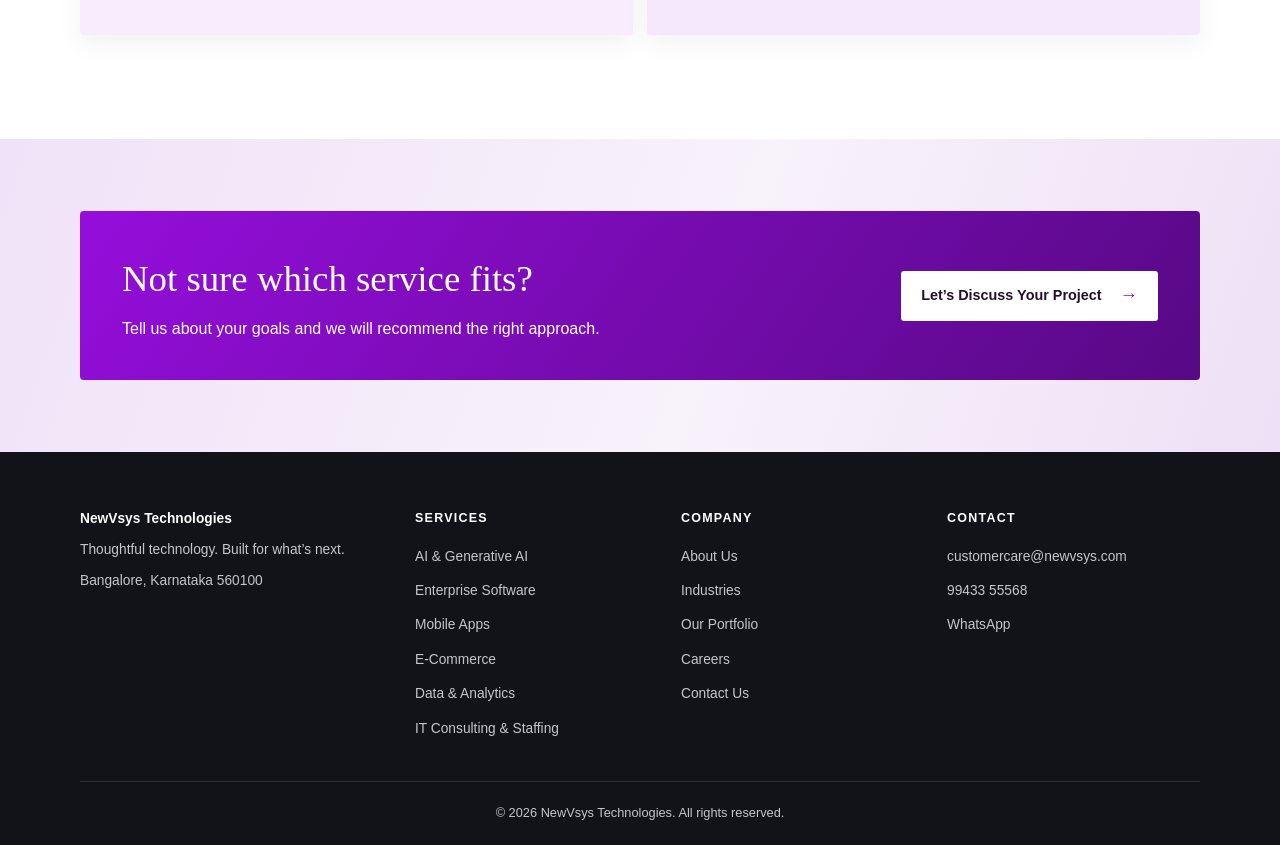
<file: services.html>
<!DOCTYPE html>
<html lang="en">
<head>
  <meta charset="UTF-8" />
  <meta name="viewport" content="width=device-width, initial-scale=1.0"/>
  <title>Services | AI, Software, Mobile, E-Commerce, Data &amp; IT Consulting | NewVsys</title>
  <meta name="description" content="Explore NewVsys services: AI and generative AI solutions, enterprise software, mobile apps, e-commerce platforms, data engineering and IT consulting with technology staffing." />
  <link rel="canonical" href="https://www.newvsys.com/services.html" />
  <meta property="og:type" content="website" />
  <meta property="og:site_name" content="NewVsys Technologies" />
  <meta property="og:title" content="NewVsys Services | AI, Software, Mobile, E-Commerce, Data &amp; Consulting" />
  <meta property="og:description" content="Six service areas to help businesses build intelligent software and digital products." />
  <meta property="og:url" content="https://www.newvsys.com/services.html" />
  <meta property="og:image" content="https://www.newvsys.com/logo.png" />
  <meta name="theme-color" content="#950edb" />
  <link rel="stylesheet" href="styles.css" />
</head>
<body>
  <a class="skip-link" href="#main">Skip to content</a>
  <header class="navbar">
    <div class="container">
      <a class="brand" href="index.html" aria-label="NewVsys home">
        <img src="logo.png" alt="NewVsys" class="logo" />
      </a>
      <button class="nav-toggle" type="button" aria-expanded="false" aria-controls="site-nav" aria-label="Toggle menu"><span></span><span></span><span></span></button>
      <nav id="site-nav" class="site-nav" aria-label="Main navigation">
        <ul class="nav-links">
          <li><a href="index.html">Home</a></li>
          <li><a href="about.html">About Us</a></li>
          <li><a href="services.html" aria-current="page">Services</a></li>
          <li><a href="industries.html">Industries</a></li>
          <li><a href="portfolio.html">Our Portfolio</a></li>
          <li><a href="careers.html">Careers</a></li>
          <li><a href="contact.html">Contact Us</a></li>
        </ul>
        <a class="btn nav-cta" href="contact.html" data-track="project_enquiry_click">Let’s Discuss Your Project <span aria-hidden="true">→</span></a>
      </nav>
    </div>
  </header>

  <main id="main">
    <section class="page-hero">
      <div class="container">
        <p class="eyebrow"><span></span> What we do</p>
        <h1>AI, software and digital product services for growing businesses.</h1>
        <p class="lead">From the first strategic question to the systems your teams use every day, we bring the right people and technology to the work.</p>
        <a class="btn" href="contact.html" data-track="project_enquiry_click">Discuss Your Project <span aria-hidden="true">→</span></a>
      </div>
    </section>

    <section class="section-pad section-white">
      <div class="container">
        <div class="card-grid cols-2">
          <a class="card" href="ai-solutions.html">
            <h3>1. AI &amp; Generative AI Solutions</h3>
            <ul class="career-list">
              <li>AI agents and intelligent assistants</li>
              <li>LLM integration and RAG</li>
              <li>Business process automation</li>
              <li>AI-powered analytics</li>
              <li>Custom machine learning solutions</li>
            </ul>
            <span class="card-link">Explore AI solutions <span aria-hidden="true">→</span></span>
          </a>
          <a class="card" href="enterprise-software-development.html">
            <h3>2. Enterprise Software Development</h3>
            <ul class="career-list">
              <li>Java and Spring Boot development</li>
              <li>Microservices architecture</li>
              <li>API development and integration</li>
              <li>Enterprise application modernisation</li>
              <li>Cloud-native applications</li>
            </ul>
            <span class="card-link">Explore enterprise software <span aria-hidden="true">→</span></span>
          </a>
          <a class="card" href="mobile-app-development.html">
            <h3>3. Mobile App Development</h3>
            <ul class="career-list">
              <li>Android applications</li>
              <li>iOS applications</li>
              <li>Cross-platform applications</li>
              <li>Delivery and logistics applications</li>
              <li>Payment gateway integration</li>
            </ul>
            <span class="card-link">Explore mobile apps <span aria-hidden="true">→</span></span>
          </a>
          <a class="card" href="ecommerce-development.html">
            <h3>4. E-Commerce &amp; Digital Platforms</h3>
            <ul class="career-list">
              <li>E-commerce development</li>
              <li>Multi-vendor marketplaces</li>
              <li>Online ordering platforms</li>
              <li>Payment and shipping integrations</li>
              <li>Digital commerce solutions</li>
            </ul>
            <span class="card-link">Explore e-commerce <span aria-hidden="true">→</span></span>
          </a>
          <a class="card" href="data-engineering-analytics.html">
            <h3>5. Data Engineering &amp; Analytics</h3>
            <ul class="career-list">
              <li>Data pipelines</li>
              <li>Kafka integrations</li>
              <li>Elasticsearch</li>
              <li>Business intelligence</li>
              <li>Data-driven decision systems</li>
            </ul>
            <span class="card-link">Explore data engineering <span aria-hidden="true">→</span></span>
          </a>
          <a class="card" href="it-consulting-staffing.html">
            <h3>6. IT Consulting &amp; Technology Staffing</h3>
            <ul class="career-list">
              <li>Technical consulting</li>
              <li>Dedicated development teams</li>
              <li>Developer outsourcing</li>
              <li>Technology training</li>
              <li>Engineering talent placement</li>
            </ul>
            <span class="card-link">Explore consulting &amp; staffing <span aria-hidden="true">→</span></span>
          </a>
        </div>
      </div>
    </section>

    <section class="section-pad-sm section-tint">
      <div class="container">
        <div class="cta-band">
          <div>
            <h2>Not sure which service fits?</h2>
            <p>Tell us about your goals and we will recommend the right approach.</p>
          </div>
          <a class="btn" href="contact.html" data-track="project_enquiry_click">Let’s Discuss Your Project <span aria-hidden="true">→</span></a>
        </div>
      </div>
    </section>
  </main>

  <footer class="footer">
    <div class="container footer-grid">
      <div>
        <p class="footer-brand">NewVsys Technologies</p>
        <p>Thoughtful technology. Built for what’s next.</p>
        <p>Bangalore, Karnataka 560100</p>
      </div>
      <div>
        <h2>Services</h2>
        <ul>
          <li><a href="ai-solutions.html">AI &amp; Generative AI</a></li>
          <li><a href="enterprise-software-development.html">Enterprise Software</a></li>
          <li><a href="mobile-app-development.html">Mobile Apps</a></li>
          <li><a href="ecommerce-development.html">E-Commerce</a></li>
          <li><a href="data-engineering-analytics.html">Data &amp; Analytics</a></li>
          <li><a href="it-consulting-staffing.html">IT Consulting &amp; Staffing</a></li>
        </ul>
      </div>
      <div>
        <h2>Company</h2>
        <ul>
          <li><a href="about.html">About Us</a></li>
          <li><a href="industries.html">Industries</a></li>
          <li><a href="portfolio.html">Our Portfolio</a></li>
          <li><a href="careers.html">Careers</a></li>
          <li><a href="contact.html">Contact Us</a></li>
        </ul>
      </div>
      <div>
        <h2>Contact</h2>
        <ul>
          <li><a href="mailto:customercare@newvsys.com">customercare@newvsys.com</a></li>
          <li><a href="tel:+919943355568">99433 55568</a></li>
          <li><a href="https://wa.me/919943355568" rel="noopener">WhatsApp</a></li>
        </ul>
      </div>
    </div>
    <div class="container footer-bottom"><p>© 2026 NewVsys Technologies. All rights reserved.</p></div>
  </footer>
  <script src="script.js" defer></script>
</body>
</html>
</file>
<file: styles.css>
:root {
  color-scheme: light;
  --ink: #24102e;
  --muted: #65576b;
  --paper: #faf7fc;
  --white: #ffffff;
  --line: #e9dff0;
  --coral: #950edb;
  --orange: #b747df;
  --blue: #6f0ca6;
  --cyan: #c187df;
  --display: "Avenir Next", Avenir, "Segoe UI", sans-serif;
  --body: "Segoe UI", Tahoma, sans-serif;
}

* {
  box-sizing: border-box;
}

html {
  scroll-behavior: smooth;
  scroll-padding-top: 88px;
}

body {
  margin: 0;
  background: var(--paper);
  color: var(--ink);
  font-family: var(--body);
  line-height: 1.65;
  -webkit-font-smoothing: antialiased;
}

a {
  color: inherit;
}

.container {
  width: min(1120px, calc(100% - 48px));
  margin-inline: auto;
}

.navbar {
  position: sticky;
  z-index: 10;
  top: 0;
  background: rgba(250, 247, 252, 0.94);
  border-bottom: 1px solid rgba(36, 16, 46, 0.08);
  backdrop-filter: blur(14px);
}

.navbar .container {
  min-height: 82px;
  display: flex;
  align-items: center;
  justify-content: space-between;
  gap: 32px;
}

.brand {
  display: inline-flex;
  align-items: center;
}

.logo {
  display: block;
  width: 176px;
  height: auto;
}

.nav-links {
  display: flex;
  align-items: center;
  gap: 36px;
  margin: 0;
  padding: 0;
  list-style: none;
}

.nav-links a,
.footer a {
  text-decoration: none;
}

.nav-links a {
  color: #444852;
  font-size: 0.91rem;
  font-weight: 600;
  transition: color 160ms ease;
}

.nav-links a:hover,
.footer a:hover {
  color: var(--coral);
}

.hero {
  position: relative;
  overflow: hidden;
  padding: 96px 0 104px;
  background-color: var(--paper);
  background-image: radial-gradient(rgba(23, 25, 31, 0.07) 0.7px, transparent 0.7px);
  background-size: 19px 19px;
}

.hero-layout {
  display: grid;
  grid-template-columns: 1.08fr 0.78fr;
  align-items: center;
  gap: clamp(48px, 8vw, 112px);
}

.hero-copy {
  position: relative;
  z-index: 1;
}

.eyebrow {
  display: flex;
  align-items: center;
  gap: 11px;
  margin: 0 0 22px;
  color: #565b65;
  font-size: 0.76rem;
  font-weight: 700;
  letter-spacing: 0.11em;
  text-transform: uppercase;
}

.eyebrow > span {
  width: 24px;
  height: 3px;
  background: linear-gradient(90deg, var(--coral) 0 26%, var(--orange) 26% 51%, var(--blue) 51% 76%, var(--cyan) 76%);
}

h1,
.section-heading h2,
.about-title h2,
.contact h2 {
  font-family: Georgia, "Times New Roman", serif;
  font-weight: 500;
  letter-spacing: 0;
}

.hero h1 {
  max-width: 680px;
  margin: 0;
  font-size: clamp(3.2rem, 6vw, 5.3rem);
  line-height: 1.04;
}

.hero h1 span {
  color: var(--blue);
}

.hero-intro {
  max-width: 520px;
  margin: 25px 0 31px;
  color: var(--muted);
  font-size: 1.08rem;
}

.hero-actions {
  display: flex;
  align-items: center;
  flex-wrap: wrap;
  gap: 26px;
}

.btn {
  display: inline-flex;
  min-height: 50px;
  align-items: center;
  gap: 18px;
  padding: 0 20px;
  border-radius: 3px;
  background: var(--ink);
  color: var(--white);
  font-size: 0.9rem;
  font-weight: 650;
  text-decoration: none;
  transition: background 160ms ease, transform 160ms ease;
}

.btn:hover {
  transform: translateY(-2px);
  background: #343842;
}

.btn span {
  color: var(--cyan);
  font-size: 1.15rem;
}

.text-link {
  color: var(--ink);
  font-size: 0.9rem;
  font-weight: 650;
  text-decoration-color: var(--coral);
  text-underline-offset: 5px;
}

.text-link span {
  margin-left: 5px;
  color: var(--coral);
}

.hero-panel {
  position: relative;
  min-height: 370px;
  padding: 42px 38px 34px;
  overflow: hidden;
  background: var(--ink);
  color: var(--white);
}

.hero-panel::after {
  position: absolute;
  right: -40px;
  bottom: -96px;
  width: 260px;
  height: 260px;
  border: 1px solid rgba(255, 255, 255, 0.13);
  border-radius: 50%;
  content: "";
}

.orbit-mark {
  position: relative;
  width: 60px;
  height: 60px;
  margin-bottom: 26px;
}

.orbit-mark i {
  position: absolute;
  width: 35px;
  height: 15px;
  border: 5px solid var(--coral);
  border-radius: 12px;
  transform: rotate(-42deg);
}

.orbit-mark i:nth-child(1) { top: 6px; left: 2px; border-color: #ff2d63; }
.orbit-mark i:nth-child(2) { top: 6px; right: 0; border-color: #ff9a0a; transform: rotate(42deg); }
.orbit-mark i:nth-child(3) { bottom: 5px; left: 2px; border-color: #6a5cff; transform: rotate(42deg); }
.orbit-mark i:nth-child(4) { right: 0; bottom: 5px; border-color: #00dff5; }

.panel-kicker {
  margin: 0 0 8px;
  color: #c4c6ce;
  font-size: 0.76rem;
  font-weight: 700;
  letter-spacing: 0.1em;
  text-transform: uppercase;
}

.hero-panel h2 {
  position: relative;
  z-index: 1;
  max-width: 340px;
  margin: 0;
  font-family: Georgia, "Times New Roman", serif;
  font-size: 1.8rem;
  font-weight: 400;
  line-height: 1.28;
}

.panel-rule {
  height: 1px;
  margin: 25px 0 15px;
  background: rgba(255, 255, 255, 0.2);
}

.approach-list {
  position: relative;
  z-index: 1;
  display: grid;
  gap: 9px;
  margin: 0;
  padding: 0;
  color: #ececf0;
  font-size: 0.84rem;
  list-style: none;
}

.approach-list li {
  display: flex;
  align-items: center;
  gap: 10px;
}

.approach-list li::before {
  width: 6px;
  height: 6px;
  flex: none;
  background: var(--coral);
  content: "";
}

.approach-list li:nth-child(2)::before { background: var(--orange); }
.approach-list li:nth-child(3)::before { background: var(--cyan); }

.hero-strip {
  position: absolute;
  right: 0;
  bottom: 0;
  left: 0;
  display: flex;
  height: 5px;
}

.hero-strip span { flex: 1; }
.hero-strip span:nth-child(1) { background: var(--coral); }
.hero-strip span:nth-child(2) { background: var(--orange); }
.hero-strip span:nth-child(3) { background: var(--blue); }
.hero-strip span:nth-child(4) { background: var(--cyan); }

.section-pad {
  padding: 104px 0;
}

.services {
  background: var(--white);
}

.section-heading {
  display: flex;
  align-items: end;
  justify-content: space-between;
  gap: 50px;
  margin-bottom: 46px;
}

.section-heading .eyebrow,
.about-title .eyebrow {
  margin-bottom: 15px;
}

.section-heading h2,
.about-title h2 {
  max-width: 620px;
  margin: 0;
  font-size: clamp(2.4rem, 4vw, 3.5rem);
  line-height: 1.12;
}

.section-intro {
  max-width: 370px;
  margin: 0 0 4px;
  color: var(--muted);
}

.service-list {
  display: grid;
  grid-template-columns: repeat(2, minmax(0, 1fr));
  gap: 1px;
  border: 1px solid var(--line);
  background: var(--line);
}

.service {
  position: relative;
  min-height: 235px;
  padding: 31px 34px 38px;
  background: var(--white);
  text-align: left;
  transition: background 180ms ease;
}

.service:hover {
  background: #fdfcfb;
}

.service h2 {
  margin: 0 0 10px;
  font-family: var(--display);
  font-size: 1.19rem;
  font-weight: 700;
}

.service p,
.service li {
  color: var(--muted);
  font-size: 0.92rem;
}

.service p {
  max-width: 460px;
  margin: 0;
}

.service ul {
  display: grid;
  gap: 5px;
  margin: 12px 30px 0 0;
  padding-left: 18px;
}

.service-arrow {
  position: absolute;
  right: 30px;
  bottom: 25px;
  color: #a0a3aa;
  font-size: 1.1rem;
}

.about {
  background: #f1efec;
}

.about-layout {
  display: grid;
  grid-template-columns: 0.9fr 1fr;
  gap: clamp(50px, 10vw, 140px);
}

.about-title h2 {
  max-width: 440px;
}

.about-copy {
  max-width: 540px;
  padding-top: 28px;
}

.about-copy p {
  margin: 0 0 17px;
  color: var(--muted);
}

.about-copy .about-lead {
  margin-bottom: 20px;
  color: var(--ink);
  font-family: Georgia, "Times New Roman", serif;
  font-size: 1.48rem;
  line-height: 1.45;
}

.contact {
  padding: 82px 0 86px;
  background: var(--ink);
  color: var(--white);
}

.contact-layout {
  display: flex;
  align-items: end;
  justify-content: space-between;
  gap: 44px;
}

.contact .eyebrow {
  color: #c4c6ce;
}

.contact h2 {
  margin: 0;
  font-size: clamp(2.8rem, 5vw, 4.25rem);
  line-height: 1.08;
}

.contact-details {
  min-width: min(100%, 350px);
  padding-bottom: 5px;
}

.contact-email {
  display: inline-flex;
  align-items: center;
  gap: 15px;
  margin-bottom: 17px;
  color: var(--white);
  font-size: 1.12rem;
  font-weight: 650;
  text-decoration-color: var(--cyan);
  text-underline-offset: 6px;
}

.contact-email span {
  color: var(--cyan);
}

.contact-details p {
  margin: 0;
  color: #c4c6ce;
  font-size: 0.9rem;
}

.footer {
  padding: 22px 0;
  background: #111318;
  color: #c4c6ce;
}

.footer-inner {
  display: flex;
  align-items: center;
  justify-content: center;
  gap: 24px;
  text-align: center;
}

.footer p,
.footer a {
  margin: 0;
  font-size: 0.8rem;
}

.footer a {
  color: var(--white);
}

@media (max-width: 760px) {
  .container {
    width: min(100% - 36px, 560px);
  }

  .navbar .container {
    min-height: 72px;
    gap: 16px;
  }

  .logo {
    width: 136px;
  }

  .nav-links {
    gap: 17px;
  }

  .nav-links a {
    font-size: 0.81rem;
  }

  .hero {
    padding: 72px 0 78px;
  }

  .hero-layout,
  .about-layout {
    grid-template-columns: 1fr;
    gap: 42px;
  }

  .hero h1 {
    font-size: clamp(3rem, 11vw, 4.4rem);
  }

  .hero-panel {
    min-height: 340px;
  }

  .section-pad {
    padding: 76px 0;
  }

  .section-heading {
    display: block;
    margin-bottom: 32px;
  }

  .section-intro {
    margin-top: 19px;
  }

  .service-list {
    grid-template-columns: 1fr;
  }

  .service {
    min-height: 218px;
    padding: 27px 25px 37px;
  }

  .about-copy {
    padding-top: 0;
  }

  .contact-layout {
    display: grid;
    align-items: start;
    gap: 35px;
  }
}

@media (max-width: 440px) {
  .navbar .container {
    align-items: flex-start;
    flex-direction: column;
    padding: 12px 0 14px;
  }

  .nav-links {
    width: 100%;
    justify-content: space-between;
    gap: 10px;
  }

  .hero-actions {
    align-items: flex-start;
    flex-direction: column;
    gap: 18px;
  }

  .hero-panel {
    padding: 32px 26px;
  }

  .footer-inner {
    flex-direction: column;
    gap: 12px;
  }
}

@media (prefers-reduced-motion: reduce) {
  *,
  *::before,
  *::after {
    scroll-behavior: auto !important;
    transition-duration: 0.01ms !important;
  }
}

/* Add stronger brand color while keeping the existing copy unchanged. */
:root {
  --paper: #faf7fc;
  --line: #e9dff0;
}

.nav-links a {
  position: relative;
}

.nav-links a::after {
  position: absolute;
  right: 0;
  bottom: -7px;
  left: 0;
  height: 2px;
  transform: scaleX(0);
  transform-origin: left;
  background: linear-gradient(90deg, var(--coral), var(--orange), var(--blue), var(--cyan));
  content: "";
  transition: transform 160ms ease;
}

.nav-links a:hover::after {
  transform: scaleX(1);
}

.hero {
  background-color: #faf4fd;
  background-image: linear-gradient(115deg, #f3e3fb 0%, #faf6fc 48%, #efdef8 100%);
  background-repeat: no-repeat;
  background-size: cover;
}

.hero .btn {
  background: var(--coral);
  box-shadow: 0 9px 22px rgba(149, 14, 219, 0.22);
  color: var(--white);
}

.hero .btn:hover {
  background: #780bb0;
}

.hero .btn span {
  color: var(--white);
}

.hero h1,
.hero h1 span {
  background: none;
  color: #000000;
}

.hero-panel {
  background: linear-gradient(145deg, #321343 0%, #24102e 72%);
  box-shadow: 14px 14px 0 rgba(149, 14, 219, 0.17);
}

.hero-panel::before {
  position: absolute;
  top: 0;
  right: 0;
  width: 7px;
  height: 100%;
  background: linear-gradient(180deg, var(--coral), var(--orange) 34%, var(--blue) 68%, var(--cyan));
  content: "";
}

.hero-strip {
  height: 7px;
}

.services {
  background: linear-gradient(180deg, #fff 0%, #faf7fc 100%);
}

.service-list {
  gap: 14px;
  border: 0;
  background: transparent;
}

.service {
  min-height: 245px;
  border-top: 4px solid transparent;
  border-radius: 4px;
  box-shadow: 0 8px 26px rgba(23, 25, 31, 0.055);
  transition: box-shadow 180ms ease, transform 180ms ease;
}

.service:hover {
  transform: translateY(-4px);
  box-shadow: 0 14px 30px rgba(23, 25, 31, 0.1);
}

.service-coral {
  border-top-color: var(--coral);
  background: #f8ecfd;
}

.service-orange {
  border-top-color: var(--orange);
  background: #f6e8fc;
}

.service-blue {
  border-top-color: var(--blue);
  background: #f1e7f8;
}

.service-cyan {
  border-top-color: var(--cyan);
  background: #f8f1fb;
}

.service-ai {
  grid-column: 1 / -1;
  display: grid;
  grid-template-columns: 1fr 1fr;
  column-gap: 48px;
  align-items: start;
  min-height: 220px;
  border-top-color: var(--coral);
  background: linear-gradient(110deg, #f8ecfd, #f5eafa 50%, #efe2f8);
}

.service-ai h2 {
  grid-column: 1;
  grid-row: 1;
}

.service-ai p {
  grid-column: 1;
  grid-row: 2;
}

.service-ai ul {
  grid-column: 2;
  grid-row: 1 / span 2;
  align-self: center;
  margin: 0 35px 0 0;
}

.about {
  border-top: 4px solid var(--cyan);
  background: linear-gradient(110deg, #f0e2f8 0%, #f8f2fb 56%, #eee0f6 100%);
}

.about-copy .about-lead {
  padding-left: 20px;
  border-left: 3px solid var(--blue);
}

.contact {
  border-top: 5px solid transparent;
  border-image: linear-gradient(90deg, var(--coral), var(--orange), var(--blue), var(--cyan)) 1;
  background: linear-gradient(125deg, #321343, #24102e 65%);
}

.contact-email {
  text-decoration-thickness: 2px;
}

@media (max-width: 760px) {
  .service {
    min-height: 218px;
  }

  .service-ai {
    grid-column: auto;
    grid-template-columns: 1fr;
    min-height: 0;
  }

  .service-ai h2,
  .service-ai p,
  .service-ai ul {
    grid-column: 1;
    grid-row: auto;
  }

  .service-ai ul {
    margin: 12px 30px 0 0;
  }
}

@media (max-width: 440px) {
  .hero-panel {
    box-shadow: 8px 8px 0 rgba(114, 121, 245, 0.16);
  }
}




/* Careers */
.careers {
  background: var(--white);
}

.careers .section-heading h1,
.services .section-heading h1 {
  max-width: 700px;
  margin: 0;
  font-size: clamp(2.4rem, 4vw, 3.5rem);
  line-height: 1.12;
}

.careers-page,
.services-page {
  padding-top: 72px;
}

.nav-links a[aria-current="page"] {
  color: var(--coral);
}

.career-stats {
  display: grid;
  grid-template-columns: repeat(3, minmax(0, 1fr));
  gap: 14px;
  margin-bottom: 14px;
}

.career-stat {
  display: flex;
  flex-direction: column;
  gap: 6px;
  padding: 24px 22px;
  border-top: 4px solid var(--coral);
  border-radius: 4px;
  background: #f8ecfd;
  box-shadow: 0 8px 26px rgba(36, 16, 46, 0.055);
}

.career-stat strong {
  font-family: Georgia, "Times New Roman", serif;
  font-size: 1.3rem;
  font-weight: 500;
  line-height: 1.25;
}

.career-stat:first-child strong {
  color: var(--coral);
  font-size: 2.6rem;
  line-height: 1;
}

.career-stat span {
  color: var(--muted);
  font-size: 0.86rem;
}

.career-grid {
  display: grid;
  grid-template-columns: 1.25fr 1fr;
  gap: 14px;
}

.career-side {
  display: grid;
  gap: 14px;
}

.career-card {
  padding: 30px 32px;
  border: 1px solid var(--line);
  border-radius: 4px;
  background: var(--paper);
  text-align: left;
}

.career-card h3 {
  margin: 0 0 18px;
  font-family: var(--display);
  font-size: 1.15rem;
}

.position-groups {
  display: grid;
  gap: 22px;
}

.position-groups h4 {
  margin: 0 0 10px;
  color: var(--blue);
  font-size: 0.74rem;
  letter-spacing: 0.1em;
  text-transform: uppercase;
}

.career-list {
  display: grid;
  gap: 9px;
  margin: 0;
  padding: 0;
  list-style: none;
}

.career-list li {
  position: relative;
  padding-left: 20px;
  color: var(--ink);
  font-size: 0.93rem;
}

.career-list li::before {
  position: absolute;
  top: 0.55em;
  left: 0;
  width: 7px;
  height: 7px;
  border-radius: 50%;
  background: var(--coral);
  content: "";
}

.career-list small {
  display: block;
  margin-top: 2px;
  color: var(--muted);
  font-size: 0.8rem;
}

.projects-title {
  margin: 48px 0 18px;
  font-family: Georgia, "Times New Roman", serif;
  font-size: 1.7rem;
  font-weight: 500;
  text-align: left;
}

.project-list {
  display: grid;
  grid-template-columns: repeat(3, minmax(0, 1fr));
  gap: 14px;
}

.project {
  padding: 22px 24px;
  border-left: 4px solid var(--coral);
  background: #f8ecfd;
  text-align: left;
}

.project:nth-child(2) {
  border-left-color: var(--orange);
  background: #f6e8fc;
}

.project:nth-child(3) {
  border-left-color: var(--blue);
  background: #f1e7f8;
}

.project h3 {
  margin: 0 0 4px;
  font-size: 1.05rem;
}

.project p {
  margin: 0;
  color: var(--muted);
  font-size: 0.9rem;
}

.career-cta {
  display: flex;
  align-items: center;
  justify-content: space-between;
  gap: 32px;
  margin-top: 48px;
  padding: 38px 42px;
  border-radius: 4px;
  background: linear-gradient(125deg, var(--coral), #570985);
  color: var(--white);
  text-align: left;
}

.career-cta h2 {
  margin: 0 0 4px;
  font-family: Georgia, "Times New Roman", serif;
  font-size: clamp(1.8rem, 3vw, 2.4rem);
  font-weight: 500;
}

.career-cta p {
  margin: 0;
}

.career-cta-actions {
  max-width: 460px;
  font-size: 0.92rem;
}

.career-cta-actions p + p {
  margin-top: 8px;
  font-weight: 650;
}

.career-cta a,
.contact-phone a {
  color: inherit;
  text-decoration-thickness: 2px;
  text-underline-offset: 4px;
}

.contact-details .contact-phone {
  margin-bottom: 6px;
}

/* Home: technology */
.tech {
  background: linear-gradient(110deg, #f0e2f8 0%, #f8f2fb 56%, #eee0f6 100%);
  color: var(--ink);
}

.tech .eyebrow {
  color: #565b65;
}

.tech .section-intro {
  color: var(--muted);
}

.tech-grid {
  display: grid;
  grid-template-columns: repeat(6, minmax(0, 1fr));
  gap: 14px;
}

.tech-card {
  grid-column: span 2;
  padding: 28px 26px 30px;
  border-top: 4px solid var(--coral);
  border-radius: 4px;
  background: var(--white);
  box-shadow: 0 8px 26px rgba(36, 16, 46, 0.07);
  text-align: left;
  transition: box-shadow 180ms ease, transform 180ms ease;
}

.tech-card:hover {
  transform: translateY(-4px);
  box-shadow: 0 14px 30px rgba(36, 16, 46, 0.12);
}

.tech-card-4,
.tech-card-5 {
  grid-column: span 3;
}

.tech-card-2 { border-top-color: var(--orange); }
.tech-card-3 { border-top-color: var(--blue); }
.tech-card-4 { border-top-color: var(--cyan); }
.tech-card-5 { border-top-color: #7e3aa3; }

.tech-label {
  margin: 0 0 8px;
  color: var(--blue);
  font-size: 0.72rem;
  font-weight: 700;
  letter-spacing: 0.1em;
  text-transform: uppercase;
}

.tech-card h3 {
  margin: 0 0 10px;
  font-family: Georgia, "Times New Roman", serif;
  font-size: 1.8rem;
  font-weight: 500;
}

.tech-card p:last-child {
  margin: 0;
  color: var(--muted);
  font-size: 0.93rem;
}

.tech-stack {
  display: flex;
  align-items: center;
  flex-wrap: wrap;
  gap: 14px 22px;
  margin-top: 40px;
  padding-top: 28px;
  border-top: 1px solid rgba(36, 16, 46, 0.14);
}

.tech-stack > p {
  margin: 0;
  color: var(--muted);
  font-size: 0.76rem;
  font-weight: 700;
  letter-spacing: 0.1em;
  text-transform: uppercase;
}

.tech-stack ul {
  display: flex;
  flex-wrap: wrap;
  gap: 8px;
  margin: 0;
  padding: 0;
  list-style: none;
}

.tech-stack li {
  padding: 6px 14px;
  border: 1px solid rgba(149, 14, 219, 0.3);
  border-radius: 999px;
  background: rgba(255, 255, 255, 0.75);
  color: var(--ink);
  font-size: 0.84rem;
  font-weight: 600;
}

@media (max-width: 960px) {
  .tech-grid {
    grid-template-columns: repeat(2, minmax(0, 1fr));
  }

  .tech-card,
  .tech-card-4,
  .tech-card-5 {
    grid-column: auto;
  }

  .tech-card-5 {
    grid-column: 1 / -1;
  }
}

@media (max-width: 560px) {
  .tech-grid {
    grid-template-columns: 1fr;
  }
}

/* Home: active projects */
.projects {
  background: linear-gradient(180deg, #fff 0%, #faf7fc 100%);
}

.project-grid {
  display: grid;
  grid-template-columns: repeat(4, minmax(0, 1fr));
  gap: 14px;
}

.project-card {
  display: flex;
  flex-direction: column;
  padding: 28px 24px 26px;
  border-top: 4px solid var(--coral);
  border-radius: 4px;
  background: #f8ecfd;
  box-shadow: 0 8px 26px rgba(36, 16, 46, 0.055);
  text-align: left;
  transition: box-shadow 180ms ease, transform 180ms ease;
}

.project-card:hover {
  transform: translateY(-4px);
  box-shadow: 0 14px 30px rgba(36, 16, 46, 0.1);
}

.project-card-2 { border-top-color: var(--orange); background: #f6e8fc; }
.project-card-3 { border-top-color: var(--blue); background: #f1e7f8; }
.project-card-4 { border-top-color: var(--cyan); background: #f8f1fb; }

.project-mark {
  display: grid;
  width: 46px;
  height: 46px;
  margin-bottom: 22px;
  place-items: center;
  border-radius: 4px;
  background: var(--coral);
  color: var(--white);
  font-family: Georgia, "Times New Roman", serif;
  font-size: 1.5rem;
}

.project-card-2 .project-mark { background: var(--orange); }
.project-card-3 .project-mark { background: var(--blue); }
.project-card-4 .project-mark { background: #7e3aa3; }

.project-card h3 {
  margin: 0 0 6px;
  font-family: Georgia, "Times New Roman", serif;
  font-size: 1.6rem;
  font-weight: 500;
}

.project-card p {
  margin: 0 0 20px;
  color: var(--muted);
  font-size: 0.93rem;
}

.project-tags {
  display: flex;
  flex-wrap: wrap;
  gap: 8px;
  margin: auto 0 0;
  padding: 0;
  list-style: none;
}

.project-tags li {
  padding: 4px 11px;
  border: 1px solid rgba(149, 14, 219, 0.28);
  border-radius: 999px;
  background: rgba(255, 255, 255, 0.7);
  color: var(--blue);
  font-size: 0.74rem;
  font-weight: 650;
}

.projects-link {
  display: inline-block;
  margin-top: 32px;
  color: var(--ink);
  font-size: 0.92rem;
  font-weight: 650;
  text-decoration-color: var(--coral);
  text-decoration-thickness: 2px;
  text-underline-offset: 5px;
}

.projects-link span {
  margin-left: 5px;
  color: var(--coral);
}

@media (max-width: 960px) {
  .project-grid {
    grid-template-columns: repeat(2, minmax(0, 1fr));
  }
}

@media (max-width: 560px) {
  .project-grid {
    grid-template-columns: 1fr;
  }
}

/* About page */
.about-page {
  padding-top: 72px;
}

.about-title h1 {
  max-width: 440px;
  margin: 0;
  font-size: clamp(2.4rem, 4vw, 3.5rem);
  line-height: 1.12;
}

.startup-tag {
  max-width: 400px;
  margin: 26px 0 0;
  padding-left: 16px;
  border-left: 3px solid var(--coral);
  color: var(--muted);
  font-size: 0.98rem;
}

.pillars {
  background: var(--white);
}

.pillar-list {
  display: grid;
  grid-template-columns: repeat(4, minmax(0, 1fr));
  gap: 14px;
}

.pillar {
  padding: 28px 24px 32px;
  border-top: 4px solid var(--coral);
  border-radius: 4px;
  background: #f8ecfd;
  box-shadow: 0 8px 26px rgba(36, 16, 46, 0.055);
  text-align: left;
}

.pillar-2 { border-top-color: var(--orange); background: #f6e8fc; }
.pillar-3 { border-top-color: var(--blue); background: #f1e7f8; }
.pillar-4 { border-top-color: var(--cyan); background: #f8f1fb; }

.pillar h3 {
  margin: 0 0 10px;
  font-family: var(--display);
  font-size: 1.12rem;
}

.pillar p {
  margin: 0;
  color: var(--muted);
  font-size: 0.92rem;
}

.ecosystem {
  background: linear-gradient(125deg, #321343, #24102e 65%);
  color: var(--white);
}

.ecosystem-layout {
  display: grid;
  grid-template-columns: 1.1fr 1fr;
  gap: 40px clamp(40px, 8vw, 110px);
  align-items: center;
}

.ecosystem .eyebrow {
  color: #d9c3e6;
}

.ecosystem h2 {
  margin: 0 0 20px;
  font-family: Georgia, "Times New Roman", serif;
  font-size: clamp(2.2rem, 4vw, 3.2rem);
  font-weight: 500;
  line-height: 1.12;
}

.ecosystem-lead {
  max-width: 520px;
  margin: 0;
  color: #d9c3e6;
}

.ecosystem-list {
  display: grid;
  gap: 12px;
  margin: 0;
  padding: 0;
  list-style: none;
}

.ecosystem-list li {
  padding: 18px 22px;
  border-left: 4px solid var(--coral);
  background: rgba(255, 255, 255, 0.06);
  color: #d9c3e6;
  font-size: 0.95rem;
}

.ecosystem-list li:nth-child(2) { border-left-color: var(--orange); }
.ecosystem-list li:nth-child(3) { border-left-color: var(--cyan); }

.ecosystem-list strong {
  color: var(--white);
}

.ecosystem-goal {
  grid-column: 1 / -1;
  margin: 0;
  padding-top: 28px;
  border-top: 1px solid rgba(255, 255, 255, 0.18);
  font-family: Georgia, "Times New Roman", serif;
  font-size: clamp(1.25rem, 2.2vw, 1.6rem);
  line-height: 1.45;
}

.mission {
  border-top: 4px solid var(--cyan);
  background: linear-gradient(110deg, #f0e2f8 0%, #f8f2fb 56%, #eee0f6 100%);
}

.mission-layout {
  display: flex;
  align-items: center;
  justify-content: space-between;
  gap: 48px;
}

.mission h2 {
  max-width: 640px;
  margin: 0 0 16px;
  font-family: Georgia, "Times New Roman", serif;
  font-size: clamp(1.9rem, 3.2vw, 2.6rem);
  font-weight: 500;
  line-height: 1.2;
}

.mission-copy {
  margin: 0;
  color: var(--muted);
}

.mission-actions {
  display: flex;
  flex: none;
  flex-direction: column;
  align-items: flex-start;
  gap: 18px;
}

@media (max-width: 960px) {
  .pillar-list {
    grid-template-columns: repeat(2, minmax(0, 1fr));
  }

  .ecosystem-layout {
    grid-template-columns: 1fr;
  }

  .mission-layout {
    align-items: flex-start;
    flex-direction: column;
    gap: 30px;
  }
}

@media (max-width: 560px) {
  .pillar-list {
    grid-template-columns: 1fr;
  }
}

@media (max-width: 960px) {
  .career-stats {
    grid-template-columns: repeat(2, minmax(0, 1fr));
  }

  .career-stat:last-child {
    grid-column: 1 / -1;
  }

  .career-grid {
    grid-template-columns: 1fr;
  }

  .project-list {
    grid-template-columns: 1fr;
  }

  .career-cta {
    align-items: flex-start;
    flex-direction: column;
    gap: 18px;
  }
}

@media (max-width: 560px) {
  .career-stats {
    grid-template-columns: 1fr;
  }

  .career-card {
    padding: 26px 22px;
  }

  .career-cta {
    padding: 30px 24px;
  }
}

/* ===== Site-wide additions: navigation, layout, components ===== */
:focus-visible {
  outline: 3px solid var(--blue);
  outline-offset: 3px;
}

.skip-link {
  position: absolute;
  z-index: 100;
  top: 8px;
  left: -9999px;
  padding: 10px 16px;
  background: var(--ink);
  color: var(--white);
}

.skip-link:focus {
  left: 8px;
}

.site-nav {
  display: flex;
  align-items: center;
  gap: 24px;
}

.nav-links {
  gap: 20px;
}

.nav-links a {
  font-size: 0.88rem;
  white-space: nowrap;
}

.btn.nav-cta {
  min-height: 42px;
  gap: 10px;
  padding: 0 16px;
  background: var(--coral);
  font-size: 0.84rem;
  white-space: nowrap;
}

.btn.nav-cta:hover {
  background: #780bb0;
}

.btn.nav-cta span {
  color: var(--white);
}

.nav-toggle {
  display: none;
  width: 44px;
  height: 44px;
  flex-direction: column;
  align-items: center;
  justify-content: center;
  gap: 5px;
  border: 1px solid var(--line);
  border-radius: 4px;
  background: var(--white);
  cursor: pointer;
}

.nav-toggle span {
  width: 20px;
  height: 2px;
  background: var(--ink);
}

@media (max-width: 1120px) {
  .navbar .container {
    flex-direction: row;
    flex-wrap: wrap;
    align-items: center;
    min-height: 72px;
    padding: 0;
    gap: 16px;
  }

  .nav-toggle {
    display: inline-flex;
  }

  .site-nav {
    display: none;
    flex-basis: 100%;
    flex-direction: column;
    align-items: stretch;
    gap: 16px;
    padding: 4px 0 22px;
  }

  .site-nav.is-open {
    display: flex;
  }

  .site-nav .nav-links {
    width: 100%;
    flex-direction: column;
    align-items: flex-start;
    justify-content: flex-start;
    gap: 2px;
  }

  .nav-links a {
    display: block;
    padding: 10px 0;
    font-size: 1rem;
  }

  .nav-links a::after {
    display: none;
  }

  .btn.nav-cta {
    justify-content: space-between;
  }
}

/* Hero (home) */
.hero h1 {
  max-width: 700px;
  font-size: clamp(2.3rem, 4.6vw, 3.8rem);
  line-height: 1.1;
}

.hero-intro {
  max-width: 560px;
}

.hero-panel .approach-list a {
  color: #ececf0;
  text-decoration-color: rgba(255, 255, 255, 0.4);
  text-underline-offset: 4px;
}

.hero-panel .approach-list a:hover {
  color: var(--white);
}

.hero .text-link {
  font-size: 0.95rem;
}

@media (max-width: 760px) {
  .hero h1 {
    font-size: clamp(2.1rem, 8vw, 3rem);
  }
}

/* Inner page header */
.page-hero {
  padding: 72px 0 80px;
  background: linear-gradient(115deg, #f3e3fb 0%, #faf6fc 48%, #efdef8 100%);
  border-bottom: 1px solid var(--line);
}

.page-hero h1 {
  max-width: 800px;
  margin: 0;
  font-size: clamp(2.1rem, 4vw, 3.3rem);
  line-height: 1.12;
}

.page-hero .lead {
  max-width: 680px;
  margin: 20px 0 28px;
  color: var(--muted);
  font-size: 1.06rem;
}

.breadcrumb {
  margin: 0 0 18px;
  color: var(--muted);
  font-size: 0.82rem;
}

.breadcrumb a {
  color: var(--blue);
}

/* Section backgrounds */
.section-white { background: var(--white); }
.section-paper { background: var(--paper); }

.section-tint {
  background: linear-gradient(110deg, #f0e2f8 0%, #f8f2fb 56%, #eee0f6 100%);
}

.section-dark {
  background: linear-gradient(125deg, #321343, #24102e 65%);
  color: var(--white);
}

.section-dark .eyebrow,
.section-dark .section-intro {
  color: #d9c3e6;
}

.section-dark h2 {
  color: var(--white);
}

.section-pad-sm {
  padding: 72px 0;
}

/* Generic cards */
.card-grid {
  display: grid;
  grid-template-columns: repeat(3, minmax(0, 1fr));
  gap: 14px;
}

.card-grid.cols-2 { grid-template-columns: repeat(2, minmax(0, 1fr)); }
.card-grid.cols-4 { grid-template-columns: repeat(4, minmax(0, 1fr)); }

.card-grid.cols-5 { grid-template-columns: repeat(6, minmax(0, 1fr)); }
.card-grid.cols-5 > .card { grid-column: span 2; }
.card-grid.cols-5 > .card:nth-child(n + 4) { grid-column: span 3; }

.card {
  position: relative;
  display: flex;
  flex-direction: column;
  padding: 28px 26px 30px;
  border-top: 4px solid var(--coral);
  border-radius: 4px;
  background: #f8ecfd;
  box-shadow: 0 8px 26px rgba(36, 16, 46, 0.055);
  color: var(--ink);
  text-align: left;
  text-decoration: none;
  transition: box-shadow 180ms ease, transform 180ms ease;
}

.card:nth-child(4n + 2) { border-top-color: var(--orange); background: #f6e8fc; }
.card:nth-child(4n + 3) { border-top-color: var(--blue); background: #f1e7f8; }
.card:nth-child(4n + 4) { border-top-color: var(--cyan); background: #f8f1fb; }

a.card:hover {
  transform: translateY(-4px);
  box-shadow: 0 14px 30px rgba(36, 16, 46, 0.1);
}

.card h3 {
  margin: 0 0 10px;
  font-family: var(--display);
  font-size: 1.15rem;
}

.card p {
  margin: 0;
  color: var(--muted);
  font-size: 0.93rem;
}

.card .career-list {
  margin-top: 14px;
}

.card-link {
  margin-top: auto;
  padding-top: 20px;
  color: var(--ink);
  font-size: 0.9rem;
  font-weight: 650;
}

.card-link span {
  margin-left: 5px;
  color: var(--coral);
}

.section-dark .card {
  border-top-color: var(--coral);
  background: rgba(255, 255, 255, 0.06);
  box-shadow: none;
  color: var(--white);
}

.section-dark .card:nth-child(4n + 2) { border-top-color: var(--orange); }
.section-dark .card:nth-child(4n + 3) { border-top-color: var(--blue); }
.section-dark .card:nth-child(4n + 4) { border-top-color: var(--cyan); }

.section-dark .card p {
  color: #d9c3e6;
}

.chips {
  display: flex;
  flex-wrap: wrap;
  gap: 8px;
  margin: 16px 0 0;
  padding: 0;
  list-style: none;
}

.chips li {
  padding: 5px 13px;
  border: 1px solid rgba(149, 14, 219, 0.3);
  border-radius: 999px;
  background: rgba(255, 255, 255, 0.75);
  color: var(--ink);
  font-size: 0.82rem;
  font-weight: 600;
}

.section-actions {
  margin-top: 34px;
}

/* Process steps */
.steps {
  display: grid;
  grid-template-columns: repeat(5, minmax(0, 1fr));
  gap: 14px;
  margin: 0;
  padding: 0;
  list-style: none;
  counter-reset: step;
}

.steps li {
  padding: 24px 20px 26px;
  border-top: 4px solid var(--coral);
  border-radius: 4px;
  background: var(--white);
  box-shadow: 0 8px 26px rgba(36, 16, 46, 0.06);
  counter-increment: step;
  text-align: left;
}

.steps li:nth-child(2) { border-top-color: var(--orange); }
.steps li:nth-child(3) { border-top-color: var(--blue); }
.steps li:nth-child(4) { border-top-color: var(--cyan); }
.steps li:nth-child(5) { border-top-color: #7e3aa3; }

.steps li::before {
  display: block;
  margin-bottom: 6px;
  color: var(--coral);
  font-family: Georgia, "Times New Roman", serif;
  font-size: 1.7rem;
  content: counter(step, decimal-leading-zero);
}

.steps h3 {
  margin: 0 0 6px;
  font-family: var(--display);
  font-size: 1.05rem;
}

.steps p {
  margin: 0;
  color: var(--muted);
  font-size: 0.88rem;
}

/* Badges */
.badge-row {
  display: flex;
  flex-wrap: wrap;
  gap: 8px;
}

.badge {
  padding: 3px 10px;
  border-radius: 999px;
  background: #f1e7f8;
  color: var(--blue);
  font-size: 0.7rem;
  font-weight: 700;
  letter-spacing: 0.05em;
  text-transform: uppercase;
}

.badge-product { background: #e3f5ea; color: #17623a; }
.badge-client { background: #fff0dc; color: #84470a; }
.badge-internal { background: #e6edfb; color: #26459a; }

.badge-category {
  border: 1px solid var(--line);
  background: var(--white);
  color: var(--muted);
}

/* Portfolio */
.portfolio-card {
  display: flex;
  flex-direction: column;
  overflow: hidden;
  border: 1px solid var(--line);
  border-radius: 4px;
  background: var(--white);
  box-shadow: 0 8px 26px rgba(36, 16, 46, 0.06);
  text-align: left;
}

.portfolio-media {
  display: grid;
  min-height: 160px;
  place-items: center;
  background: linear-gradient(135deg, #321343, #6f0ca6);
  color: var(--white);
  font-family: Georgia, "Times New Roman", serif;
  font-size: 2.6rem;
}

.portfolio-body {
  display: flex;
  flex: 1;
  flex-direction: column;
  gap: 12px;
  padding: 24px;
}

.portfolio-body h3 {
  margin: 0;
  font-family: Georgia, "Times New Roman", serif;
  font-size: 1.4rem;
  font-weight: 500;
  line-height: 1.25;
}

.portfolio-body p {
  margin: 0;
  color: var(--muted);
  font-size: 0.93rem;
}

.portfolio-body .career-list {
  margin-top: 2px;
}

.portfolio-body .card-link {
  margin-top: auto;
}

.case {
  display: grid;
  grid-template-columns: 0.8fr 1.2fr;
  gap: 48px;
  padding: 56px 0;
  border-top: 1px solid var(--line);
  scroll-margin-top: 88px;
}

.case:first-of-type {
  border-top: 0;
}

.case-head h2 {
  margin: 18px 0 8px;
  font-family: Georgia, "Times New Roman", serif;
  font-size: clamp(1.8rem, 3vw, 2.4rem);
  font-weight: 500;
  line-height: 1.15;
}

.case-head > p {
  margin: 0;
  color: var(--muted);
}

.case-head .portfolio-media {
  min-height: 200px;
  border-radius: 4px;
}

.case-body {
  display: grid;
  gap: 24px;
  text-align: left;
}

.case-body h3 {
  margin: 0 0 6px;
  color: var(--blue);
  font-size: 0.76rem;
  letter-spacing: 0.1em;
  text-transform: uppercase;
}

.case-body p {
  margin: 0;
  color: var(--ink);
}

.media-placeholder {
  display: grid;
  min-height: 120px;
  place-items: center;
  padding: 16px;
  border: 2px dashed #cdbfd8;
  border-radius: 4px;
  background: var(--paper);
  color: var(--muted);
  font-size: 0.88rem;
  text-align: center;
}

.legend {
  display: grid;
  grid-template-columns: repeat(3, minmax(0, 1fr));
  gap: 14px;
  margin: 0;
  padding: 0;
  list-style: none;
}

.legend li {
  padding: 18px 20px;
  border: 1px solid var(--line);
  border-radius: 4px;
  background: var(--white);
  color: var(--muted);
  font-size: 0.9rem;
  text-align: left;
}

.legend .badge {
  display: inline-block;
  margin-bottom: 8px;
}

/* Callouts, accordions */
.notice {
  margin: 0 0 28px;
  padding: 18px 22px;
  border-left: 4px solid var(--orange);
  border-radius: 4px;
  background: var(--white);
  box-shadow: 0 8px 26px rgba(36, 16, 46, 0.055);
  color: var(--ink);
  font-size: 0.93rem;
  text-align: left;
}

.accordion {
  display: grid;
  gap: 10px;
}

.accordion details {
  border: 1px solid var(--line);
  border-radius: 4px;
  background: var(--white);
  text-align: left;
}

.accordion summary {
  padding: 16px 20px;
  cursor: pointer;
  font-weight: 650;
}

.accordion .accordion-body {
  padding: 0 20px 20px;
  color: var(--muted);
  font-size: 0.92rem;
}

.accordion .accordion-body p {
  margin: 0 0 10px;
}

.accordion .accordion-body h4 {
  margin: 14px 0 6px;
  color: var(--blue);
  font-size: 0.72rem;
  letter-spacing: 0.1em;
  text-transform: uppercase;
}

.accordion .accordion-body .career-list li {
  color: var(--muted);
  font-size: 0.9rem;
}

.group-title {
  margin: 44px 0 16px;
  font-family: Georgia, "Times New Roman", serif;
  font-size: 1.6rem;
  font-weight: 500;
  text-align: left;
}

.group-title:first-child {
  margin-top: 0;
}

/* Forms */
.form {
  display: grid;
  gap: 16px;
  padding: 30px;
  border-radius: 4px;
  background: var(--white);
  box-shadow: 0 14px 40px rgba(36, 16, 46, 0.18);
  color: var(--ink);
  text-align: left;
}

.form-row {
  display: grid;
  grid-template-columns: repeat(2, minmax(0, 1fr));
  gap: 16px;
}

.field {
  display: grid;
  gap: 6px;
}

.field label {
  font-size: 0.84rem;
  font-weight: 650;
}

.field input,
.field select,
.field textarea {
  width: 100%;
  padding: 11px 12px;
  border: 1px solid #b9a8c6;
  border-radius: 3px;
  background: var(--white);
  color: var(--ink);
  font: inherit;
  font-size: 0.93rem;
}

.field textarea {
  min-height: 120px;
  resize: vertical;
}

.field small {
  color: var(--muted);
  font-size: 0.78rem;
}

.consent {
  display: flex;
  align-items: flex-start;
  gap: 10px;
  color: var(--muted);
  font-size: 0.84rem;
}

.consent input {
  margin-top: 4px;
}

.hp {
  position: absolute;
  left: -9999px;
  width: 1px;
  height: 1px;
  overflow: hidden;
}

.form .btn {
  justify-self: start;
  border: 0;
  background: var(--coral);
  cursor: pointer;
  font-family: inherit;
}

.form .btn:hover {
  background: #780bb0;
}

.form .btn span {
  color: var(--white);
}

.form-status {
  margin: 0;
  min-height: 1.3em;
  font-size: 0.88rem;
}

.form-status.is-error { color: #b00020; }
.form-status.is-success { color: #17623a; }

/* Contact */
.contact .contact-layout {
  display: grid;
  grid-template-columns: 1fr 1.1fr;
  align-items: start;
  gap: 48px;
}

.contact h2 {
  margin-bottom: 28px;
}

.contact-lines {
  display: grid;
  gap: 10px;
  margin: 0;
  padding: 0;
  list-style: none;
}

.contact-lines a {
  color: var(--white);
  font-weight: 650;
  text-decoration-color: var(--cyan);
  text-underline-offset: 5px;
}

.contact-lines li {
  color: #c4c6ce;
  font-size: 0.95rem;
}

.contact-page {
  display: grid;
  grid-template-columns: 1.2fr 0.8fr;
  gap: 40px;
  align-items: start;
}

.info-card {
  padding: 30px;
  border: 1px solid var(--line);
  border-radius: 4px;
  background: var(--paper);
  text-align: left;
}

.info-card h2 {
  margin: 0 0 14px;
  font-family: var(--display);
  font-size: 1.15rem;
}

.info-card .contact-lines li,
.info-card .contact-lines a {
  color: var(--ink);
}

.info-card p {
  color: var(--muted);
  font-size: 0.92rem;
}

/* About */
.about-intro {
  max-width: 820px;
  margin: 0;
  font-family: Georgia, "Times New Roman", serif;
  font-size: clamp(1.25rem, 2.2vw, 1.6rem);
  line-height: 1.5;
}

.team-note {
  padding: 28px;
  border: 2px dashed #cdbfd8;
  border-radius: 4px;
  background: var(--white);
  color: var(--muted);
  text-align: left;
}

.team-note p {
  margin: 0;
}

/* CTA band */
.cta-band {
  display: flex;
  align-items: center;
  justify-content: space-between;
  gap: 32px;
  padding: 38px 42px;
  border-radius: 4px;
  background: linear-gradient(125deg, var(--coral), #570985);
  color: var(--white);
  text-align: left;
}

.cta-band h2 {
  margin: 0 0 6px;
  font-family: Georgia, "Times New Roman", serif;
  font-size: clamp(1.6rem, 3vw, 2.3rem);
  font-weight: 500;
}

.cta-band p {
  margin: 0;
}

.cta-band .btn {
  flex: none;
  background: var(--white);
  color: var(--ink);
}

.cta-band .btn:hover {
  background: #f1e7f8;
}

.cta-band .btn span {
  color: var(--coral);
}

.cta-actions {
  display: flex;
  flex: none;
  flex-wrap: wrap;
  align-items: center;
  gap: 18px;
}

.cta-actions .text-link {
  color: var(--white);
  text-decoration-color: rgba(255, 255, 255, 0.6);
}

.cta-actions .text-link span {
  color: var(--white);
}

/* Footer */
.footer {
  padding: 56px 0 22px;
}

.footer-grid {
  display: grid;
  grid-template-columns: 1.3fr 1fr 1fr 1.1fr;
  gap: 36px;
  text-align: left;
}

.footer h2 {
  margin: 0 0 14px;
  color: var(--white);
  font-family: var(--display);
  font-size: 0.78rem;
  letter-spacing: 0.1em;
  text-transform: uppercase;
}

.footer ul {
  display: grid;
  gap: 8px;
  margin: 0;
  padding: 0;
  list-style: none;
}

.footer p,
.footer a {
  font-size: 0.86rem;
}

.footer a {
  color: #c4c6ce;
}

.footer a:hover {
  color: #e0b5f5;
}

.footer-brand {
  margin: 0 0 8px;
  color: var(--white);
  font-weight: 700;
}

.footer-grid p {
  margin: 0 0 8px;
}

.footer-bottom {
  margin-top: 40px;
  padding-top: 20px;
  border-top: 1px solid rgba(255, 255, 255, 0.12);
  text-align: center;
}

.footer-bottom p {
  margin: 0;
  font-size: 0.8rem;
}

/* Responsive for new components */
@media (max-width: 960px) {
  .card-grid,
  .card-grid.cols-4 {
    grid-template-columns: repeat(2, minmax(0, 1fr));
  }

  .card-grid.cols-5 { grid-template-columns: repeat(2, minmax(0, 1fr)); }
  .card-grid.cols-5 > .card,
  .card-grid.cols-5 > .card:nth-child(n + 4) { grid-column: auto; }
  .card-grid.cols-5 > .card:last-child { grid-column: 1 / -1; }

  .steps {
    grid-template-columns: repeat(2, minmax(0, 1fr));
  }

  .steps li:last-child {
    grid-column: 1 / -1;
  }

  .case,
  .contact-page,
  .contact .contact-layout {
    grid-template-columns: 1fr;
    gap: 32px;
  }

  .legend {
    grid-template-columns: 1fr;
  }

  .footer-grid {
    grid-template-columns: repeat(2, minmax(0, 1fr));
  }

  .cta-band {
    align-items: flex-start;
    flex-direction: column;
    gap: 22px;
  }
}

@media (max-width: 640px) {
  .card-grid,
  .card-grid.cols-2,
  .card-grid.cols-4,
  .card-grid.cols-5,
  .steps,
  .form-row,
  .footer-grid {
    grid-template-columns: 1fr;
  }

  .card-grid.cols-5 > .card:last-child {
    grid-column: auto;
  }

  .form {
    padding: 22px 18px;
  }

  .cta-band {
    padding: 30px 24px;
  }

  .page-hero {
    padding: 56px 0 60px;
  }
}
</file>
